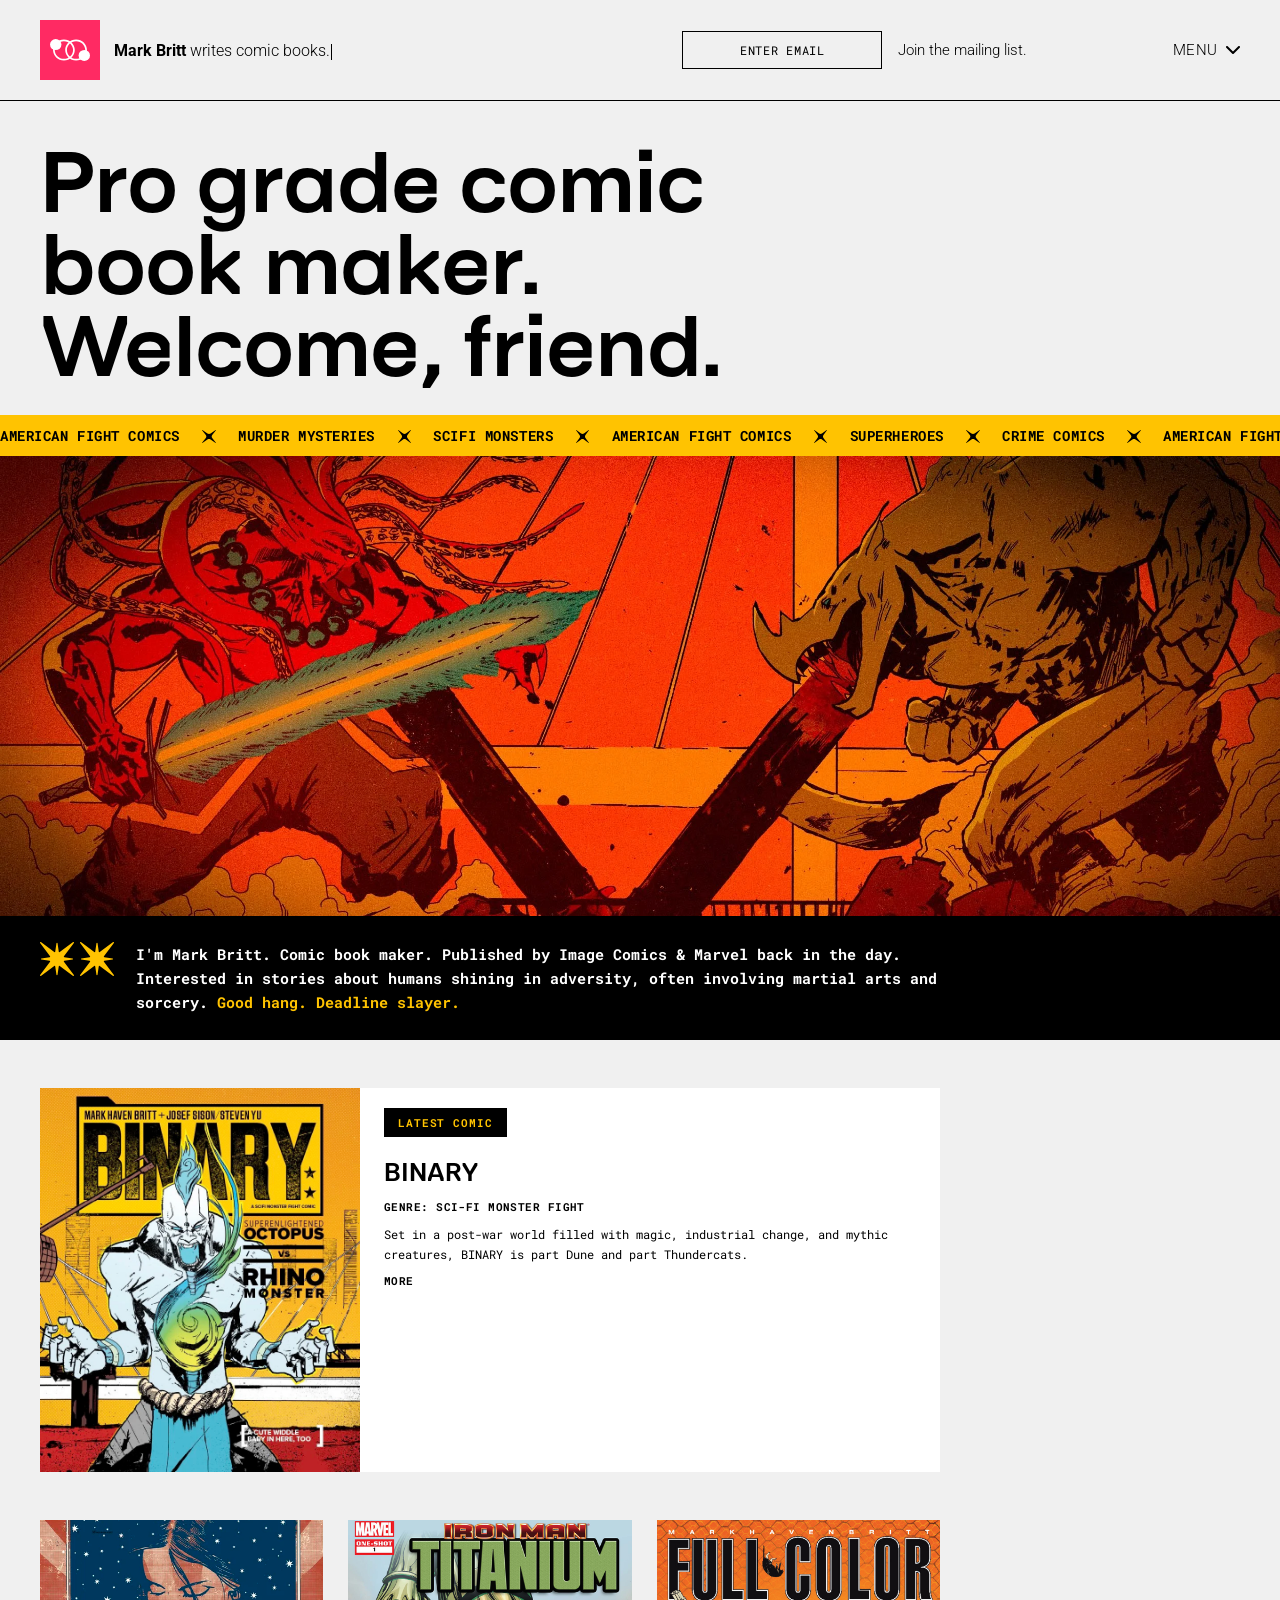
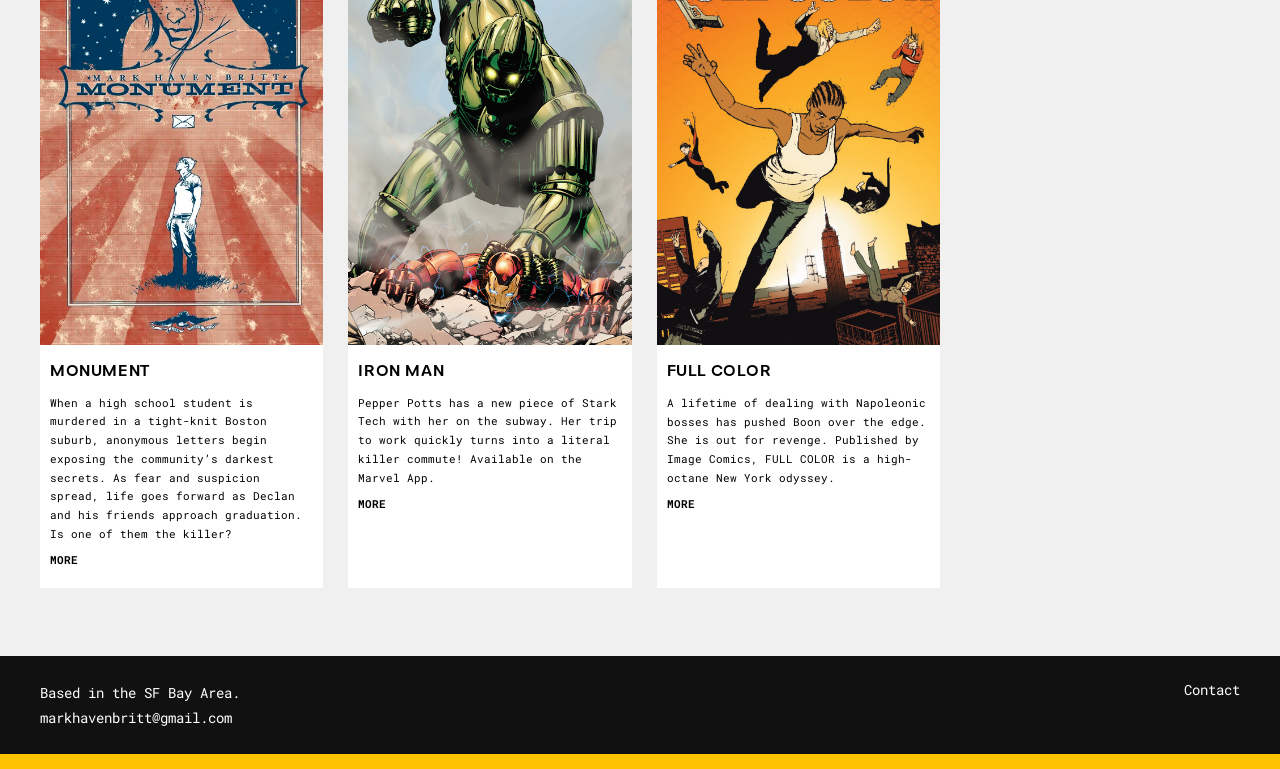
<file: index.html>
<!-- Mark Britt — comic book art site -->
<!DOCTYPE html>
<html lang="en">
<head>
    <!-- Google tag (gtag.js) -->
    <script async src="https://www.googletagmanager.com/gtag/js?id=G-1VC4P1QJFB"></script>
    <script>
        window.dataLayer = window.dataLayer || [];
        function gtag(){dataLayer.push(arguments);}
        gtag('js', new Date());
        gtag('config', 'G-1VC4P1QJFB');
    </script>
    <meta charset="UTF-8">
    <meta name="viewport" content="width=device-width, initial-scale=1.0">
    <title>MarkMakesComics</title>
    <meta property="og:title" content="Pro grade comic book maker.">
    <meta property="og:description" content="Pro grade comic book maker. Welcome, friend.">
    <meta property="og:type" content="website">
    <meta property="og:image" content="https://markmakescomics.com/og-image.png">
    <meta property="og:image:width" content="1200">
    <meta property="og:image:height" content="630">
    <meta name="twitter:card" content="summary_large_image">
    <meta name="twitter:image" content="https://markmakescomics.com/og-image.png">
    <link rel="icon" type="image/svg+xml" href="site-images/SVG/favicon.svg">
    <link rel="preconnect" href="https://fonts.googleapis.com">
    <link rel="preconnect" href="https://fonts.gstatic.com" crossorigin>
    <link href="https://fonts.googleapis.com/css2?family=Roboto:wght@300;400;500;600;700;900&family=Roboto+Mono:wght@400;700&display=swap" rel="stylesheet">
    <link rel="stylesheet" href="style.css">
    <style>
        :root {
            --yellow: #ffc301;
            --red: #ff2a63;
        }

        body { font-family: 'Roboto Mono', monospace; }

        .bleed { margin-left: -40px; margin-right: -40px; }

        /* ── Header ── */
        header {
            position: sticky;
            top: 0;
            z-index: 60;
            background: #f0f0f0;
            border-bottom: 1px solid #000;
            width: 100%;
            padding: 20px 40px;
            box-sizing: border-box;
        }

        .brand {
            display: flex;
            align-items: center;
            gap: 14px;
        }

        .brand .tagline {
            font-family: 'Roboto', sans-serif;
            font-size: 16px;
            font-weight: 300;
        }

        .brand .tagline strong { font-weight: 700; }

        .brand .tagline .typed { font-weight: 300; }

        /* Reserve the width of the longest phrase so the header doesn't shift
           while the text types/erases. */
        .brand .tagline .typed-wrap {
            position: relative;
            display: inline-block;
        }

        .brand .tagline .typed-sizer {
            visibility: hidden;
            white-space: nowrap;
        }

        .brand .tagline .typed-live {
            position: absolute;
            left: 0;
            top: 0;
            white-space: nowrap;
        }

        .brand .tagline .typed strong { font-weight: 700; }

        .brand .tagline .type-cursor {
            display: inline-block;
            width: 1px;
            height: 1em;
            margin-left: 1px;
            background: #000;
            vertical-align: text-bottom;
            animation: type-blink 1s step-end infinite;
        }

        @keyframes type-blink {
            0%, 100% { opacity: 1; }
            50%      { opacity: 0; }
        }

        @media (prefers-reduced-motion: reduce) {
            .brand .tagline .type-cursor { animation: none; }
        }

        .nav-right a {
            font-family: 'Roboto', sans-serif;
            font-weight: 300;
            font-size: 15px;
            text-decoration: none;
            color: #000;
        }

        .nav-right a:hover { text-decoration: underline; }

        /* ── Menu toggle + dropdown panel ── */
        .menu-toggle {
            display: flex;
            align-items: center;
            gap: 8px;
            background: none;
            border: none;
            padding: 0;
            font-family: 'Roboto', sans-serif;
            font-weight: 300;
            font-size: 15px;
            letter-spacing: 0.04em;
            text-transform: uppercase;
            color: #000;
            cursor: pointer;
        }

        .menu-toggle .menu-caret {
            color: #000;
            transition: transform 0.2s ease, color 0.2s ease;
        }

        .menu-toggle[aria-expanded="true"] .menu-caret {
            color: var(--red);
            transform: rotate(180deg);
        }

        .menu-panel {
            position: absolute;
            top: 100%;
            right: 40px;
            width: 320px;
            box-sizing: border-box;
            background: #f0f0f0;
            border: 1px solid #000;
            border-top: none;
            padding: 36px 32px;
            display: none;
            flex-direction: column;
            z-index: 59;
        }

        .menu-panel.open { display: flex; }

        .menu-panel a {
            font-family: 'Roboto', sans-serif;
            font-weight: 300;
            font-size: 20px;
            letter-spacing: 0.03em;
            text-transform: uppercase;
            color: #000;
            text-decoration: none;
            text-align: right;
            padding: 16px 0;
        }

        .menu-panel a:hover { text-decoration: underline; }

        /* ── Big Headline ── */
        .headline { padding: 40px 0 28px; }

        .headline h1 {
            font-family: 'Ark Sans', 'Roboto', sans-serif;
            font-size: 82px;
            font-weight: 500;
            line-height: 1.0;
            letter-spacing: -1px;
            max-width: 700px;
        }

        .headline h1 .accent { font-weight: 500; }

        /* ── Marquee Ticker ── */
        .ticker {
            background: var(--yellow);
            color: #000;
            overflow: hidden;
            white-space: nowrap;
        }

        .ticker__track {
            display: inline-block;
            padding: 9px 0;
            animation: ticker-scroll 28s linear infinite;
        }

        .ticker__track span {
            font-family: 'Roboto Mono', monospace;
            font-size: 14px;
            font-weight: 700;
            letter-spacing: 0.04em;
            text-transform: uppercase;
        }

        .ticker__track .x {
            display: inline-block;
            margin: 0 14px;
            vertical-align: middle;
        }

        .ticker__track .x img {
            width: 13.2px;
            height: 13.2px;
            display: inline-block;
        }

        @keyframes ticker-scroll {
            from { transform: translateX(0); }
            to   { transform: translateX(-50%); }
        }

        /* ── Hero Slideshow ── */
        .hero-img {
            position: relative;
            height: 460px;
            overflow: hidden;
            background: #1c1c1c;
        }

        .hero-img .slides {
            display: flex;
            height: 100%;
            width: 100%;
            transition: transform 0.85s cubic-bezier(0.76, 0, 0.24, 1);
        }

        .hero-img .slides img {
            flex: 0 0 100%;
            width: 100%;
            height: 100%;
            object-fit: cover;
            object-position: center 35%;
            display: block;
        }

        /* ── Black bio band ── */
        .band {
            background: #000;
            color: #fff;
            padding: 26px 40px;
        }

        .band__inner {
            display: flex;
            align-items: flex-start;
            gap: 22px;
            max-width: 900px;
        }

        .band .stars {
            display: flex;
            gap: 6px;
            flex-shrink: 0;
        }

        .band .stars img { width: 34px; height: 34px; }

        .band p {
            font-family: 'Roboto Mono', monospace;
            font-size: 15px;
            line-height: 1.6;
            font-weight: 700;
        }

        .band p .accent { color: var(--yellow); }

        /* ── Latest Comic ── */
        .latest-comic {
            display: block;
            max-width: 900px;
            margin: 48px 0 0;
            text-decoration: none;
            color: inherit;
        }

        .latest-comic__inner {
            display: flex;
            background: #fff;
            transition: opacity 0.15s;
        }

        .latest-comic:hover .latest-comic__inner {
            opacity: 0.85;
            cursor: pointer;
        }

        .latest-comic__cover {
            flex: 0 0 320px;
        }

        .latest-comic__cover img {
            width: 100%;
            height: 100%;
            object-fit: cover;
            display: block;
        }

        .latest-comic__content {
            padding: 20px 24px;
            display: flex;
            flex-direction: column;
        }

        .latest-comic__tag {
            align-self: flex-start;
            background: #000;
            color: var(--yellow);
            font-family: 'Roboto Mono', monospace;
            font-size: 11px;
            font-weight: 700;
            letter-spacing: 0.08em;
            text-transform: uppercase;
            padding: 7px 14px;
            margin-bottom: 20px;
        }

        .latest-comic__content h3 {
            font-family: 'Ark Sans', 'Roboto', sans-serif;
            font-size: 24px;
            font-weight: 500;
            margin-bottom: 12px;
        }

        .latest-comic__genre {
            font-family: 'Roboto Mono', monospace;
            font-size: 11px;
            font-weight: 700;
            letter-spacing: 0.04em;
            text-transform: uppercase;
            margin-bottom: 10px;
        }

        .latest-comic__desc {
            font-family: 'Roboto Mono', monospace;
            font-size: 12px;
            line-height: 1.7;
            margin-bottom: 8px;
        }

        .latest-comic__more {
            font-family: 'Roboto Mono', monospace;
            font-size: 11px;
            font-weight: 700;
            letter-spacing: 0.04em;
            text-transform: uppercase;
        }

        /* ── Portfolio Grid ── */
        .portfolio { padding: 48px 0; }

        .grid {
            display: grid;
            grid-template-columns: repeat(3, 1fr);
            grid-auto-rows: 1fr;
            gap: 20px 25px;
            max-width: 900px;
        }

        .card {
            background: #fff;
            display: flex;
            flex-direction: column;
            height: 100%;
            box-sizing: border-box;
            transition: opacity 0.15s;
        }

        a:has(.card) {
            display: block;
            height: 100%;
            text-decoration: none;
            color: inherit;
        }

        a:has(.card):hover .card {
            opacity: 0.8;
            cursor: pointer;
        }

        .card h3,
        .card p {
            padding-left: 10px;
            padding-right: 10px;
        }

        .card p:last-child { padding-bottom: 10px; }

        .card .color-bar {
            height: 18px;
            width: 100%;
            margin: 0 0 16px 0;
            background-size: cover;
            background-position: center;
        }

        .card__cover {
            width: 100%;
            aspect-ratio: 2 / 3;
            overflow: hidden;
            margin-bottom: 16px;
        }

        .card__cover img {
            width: 100%;
            height: 100%;
            object-fit: cover;
            object-position: center;
            display: block;
        }

        .card h3 {
            font-family: 'Ark Sans', 'Roboto', sans-serif;
            font-size: 15px;
            font-weight: 500;
            letter-spacing: 0.04em;
            margin-bottom: 14px;
        }

        .card p {
            font-family: 'Roboto Mono', monospace;
            font-size: 11px;
            line-height: 1.7;
            margin-bottom: 8px;
        }

        .card p strong { font-weight: 700; }

        /* ── Footer ── */
        .footer-row {
            display: flex;
            justify-content: space-between;
            align-items: flex-start;
            gap: 24px;
        }

        .footer-links {
            display: flex;
            flex-direction: column;
            align-items: flex-end;
            text-align: right;
            gap: 6px;
        }

        .footer-links a {
            font-family: 'Roboto Mono', monospace;
            font-size: 14px;
            color: #fff;
            text-decoration: none;
        }

        .footer-links a:hover { text-decoration: underline; }

        /* ── Mobile ── */
        @media (max-width: 768px) {
            .frame { padding: 0 20px; }
            .bleed { margin-left: -20px; margin-right: -20px; }

            header {
                flex-wrap: wrap;
                column-gap: 14px;
                row-gap: 16px;
                justify-content: space-between;
                align-items: center;
                padding: 16px 20px 0;
            }
            .brand { order: 1; }
            .nav-right { order: 2; }
            .brand .tagline { display: none; }

            .headline h1 { font-size: 40px; }

            .hero-img { height: 300px; }

            .menu-panel { right: 20px; width: auto; left: 20px; padding: 28px 24px; }
            .menu-panel a { font-size: 18px; padding: 14px 0; }

            .latest-comic { max-width: 100%; }
            .latest-comic__inner { flex-direction: column; }
            .latest-comic__cover { flex-basis: auto; height: 220px; }

            .band { padding: 20px; }
            .band__inner { flex-direction: column; align-items: flex-start; gap: 14px; max-width: 100%; }

            .grid {
                grid-template-columns: repeat(2, 1fr);
                gap: 24px 16px;
            }
            .card h3 { font-size: 13px; }
            .card p { font-size: 10px; }
            footer { padding: 16px 20px 0; }

            .ticker__track span { font-size: 11px; }
            .ticker__track .x { margin: 0 10px; }
            .ticker__track .x img { width: 9px; height: 9px; }
        }
        /* Mailing list — inline in header (desktop); own row on phone */
        .header-signup {
            display: flex;
            align-items: center;
        }

        .header-signup__controls {
            display: flex;
            align-items: center;
            gap: 16px;
        }

        .header-signup__field {
            width: 200px;
            box-sizing: border-box;
            border: 1px solid #000;
            background: transparent;
            padding: 10px 14px;
            font-family: 'Roboto Mono', monospace;
            font-size: 12px;
            letter-spacing: 0.06em;
            text-transform: uppercase;
            text-align: center;
            color: #000;
        }

        .header-signup__field::placeholder { color: #000; opacity: 1; }

        .header-signup__field:focus {
            outline: 2px solid var(--yellow);
            outline-offset: -1px;
        }

        .header-signup__submit {
            background: none;
            border: none;
            padding: 0;
            font-family: 'Roboto', sans-serif;
            font-weight: 300;
            font-size: 15px;
            color: #000;
            cursor: pointer;
            white-space: nowrap;
        }

        .header-signup__submit:hover { text-decoration: underline; }

        .header-signup__submit:disabled { opacity: 0.6; cursor: default; }

        .header-signup__status {
            display: none;
            font-family: 'Roboto Mono', monospace;
            font-size: 12px;
            letter-spacing: 0.06em;
            text-transform: uppercase;
            background: #000;
            color: var(--yellow);
            padding: 10px 16px;
            white-space: nowrap;
        }

        .header-signup__status.visible { display: inline-block; }

        @media (max-width: 768px) {
            .header-signup {
                order: 3;
                width: calc(100% + 40px);
                margin: 0 -20px;
                padding: 16px 20px;
                border-top: 1px solid #000;
                box-sizing: border-box;
            }

            .header-signup__controls {
                width: 100%;
                gap: 12px;
            }

            .header-signup__field {
                flex: 1;
                width: auto;
                min-width: 0;
                text-align: left;
            }
        }
    </style>
</head>
<body>

    <!-- Header: brand + typewriter on the left, contact on the right -->
    <header>
        <div class="brand">
            <a href="index.html" class="logo-link" aria-label="Home">
                <div class="logo">
                    <img src="site-images/SVG/logo.svg" alt="Mark Britt">
                </div>
            </a>
            <span class="tagline"><strong>Mark Britt</strong> <span class="typed-wrap"><span class="typed-sizer" aria-hidden="true">was raised Irish Catholic but is now mostly witch.</span><span class="typed-live"><span class="typed" id="typedRole"></span><span class="type-cursor" aria-hidden="true"></span></span></span></span>
        </div>
        <form class="header-signup" id="mailingListForm" method="POST" action="https://fca71fe8.sibforms.com/serve/[base64]" target="brevoHiddenFrame">
            <span class="header-signup__controls">
                <input type="email" name="EMAIL" class="header-signup__field" placeholder="ENTER EMAIL" aria-label="Enter email" autocomplete="email" required>
                <input type="text" name="email_address_check" value="" style="display:none" tabindex="-1" autocomplete="off">
                <input type="hidden" name="locale" value="en">
                <input type="hidden" name="html_type" value="simple">
                <button type="submit" class="header-signup__submit">Join the mailing list.</button>
            </span>
            <span class="header-signup__status" id="mailingListStatus">Signed Up &mdash; Check Email</span>
        </form>
        <iframe name="brevoHiddenFrame" style="display:none" aria-hidden="true" tabindex="-1" title="Brevo form submission target"></iframe>
        <div class="nav-right">
            <button class="menu-toggle" id="menuToggle" type="button" aria-expanded="false" aria-controls="menuPanel">
                MENU
                <svg class="menu-caret" width="14" height="9" viewBox="0 0 14 9" fill="none" aria-hidden="true">
                    <path d="M1 1L7 7L13 1" stroke="currentColor" stroke-width="2" stroke-linecap="round" stroke-linejoin="round"/>
                </svg>
            </button>
        </div>
        <nav class="menu-panel" id="menuPanel">
            <a href="index.html#comics">COMICS</a>
            <a href="about.html">ABOUT</a>
            <a href="store.html">STORE</a>
            <a href="contact.html">CONTACT</a>
            <a href="mailing-list.html">MAILING LIST</a>
            <a href="foreditors.html">FOR EDITORS</a>
            <a href="index.html">HOME</a>
        </nav>
    </header>

    <div class="frame">
        <!-- Big Headline -->
        <section class="headline">
            <h1 class="slide-in">Pro grade comic book maker. <span class="accent">Welcome, friend.</span></h1>
        </section>
    </div><!-- end .frame -->

    <!-- Marquee Ticker (full bleed) -->
    <div class="ticker">
        <div class="ticker__track">
            <span>AMERICAN FIGHT COMICS <span class="x"><img src="site-images/SVG/smallstar.svg" alt=""></span> MURDER MYSTERIES <span class="x"><img src="site-images/SVG/smallstar.svg" alt=""></span> SCIFI MONSTERS <span class="x"><img src="site-images/SVG/smallstar.svg" alt=""></span> AMERICAN FIGHT COMICS <span class="x"><img src="site-images/SVG/smallstar.svg" alt=""></span> SUPERHEROES <span class="x"><img src="site-images/SVG/smallstar.svg" alt=""></span> CRIME COMICS <span class="x"><img src="site-images/SVG/smallstar.svg" alt=""></span> AMERICAN FIGHT COMICS <span class="x"><img src="site-images/SVG/smallstar.svg" alt=""></span> MURDER MYSTERIES <span class="x"><img src="site-images/SVG/smallstar.svg" alt=""></span> SCIFI MONSTERS <span class="x"><img src="site-images/SVG/smallstar.svg" alt=""></span> AMERICAN FIGHT COMICS <span class="x"><img src="site-images/SVG/smallstar.svg" alt=""></span> SUPERHEROES <span class="x"><img src="site-images/SVG/smallstar.svg" alt=""></span> CRIME COMICS <span class="x"><img src="site-images/SVG/smallstar.svg" alt=""></span> </span><span>AMERICAN FIGHT COMICS <span class="x"><img src="site-images/SVG/smallstar.svg" alt=""></span> MURDER MYSTERIES <span class="x"><img src="site-images/SVG/smallstar.svg" alt=""></span> SCIFI MONSTERS <span class="x"><img src="site-images/SVG/smallstar.svg" alt=""></span> AMERICAN FIGHT COMICS <span class="x"><img src="site-images/SVG/smallstar.svg" alt=""></span> SUPERHEROES <span class="x"><img src="site-images/SVG/smallstar.svg" alt=""></span> CRIME COMICS <span class="x"><img src="site-images/SVG/smallstar.svg" alt=""></span> AMERICAN FIGHT COMICS <span class="x"><img src="site-images/SVG/smallstar.svg" alt=""></span> MURDER MYSTERIES <span class="x"><img src="site-images/SVG/smallstar.svg" alt=""></span> SCIFI MONSTERS <span class="x"><img src="site-images/SVG/smallstar.svg" alt=""></span> AMERICAN FIGHT COMICS <span class="x"><img src="site-images/SVG/smallstar.svg" alt=""></span> SUPERHEROES <span class="x"><img src="site-images/SVG/smallstar.svg" alt=""></span> CRIME COMICS <span class="x"><img src="site-images/SVG/smallstar.svg" alt=""></span> </span>
        </div>
    </div>

    <!-- Hero Slideshow -->
    <div class="hero-img">
        <div class="slides" id="heroSlides">
            <img src="hero_binary.webp" alt="Binary">
            <img src="hero_fullcolor.webp" alt="Full Color">
            <img src="hero_ironman.webp" alt="Iron Man" style="object-position: center bottom;">
            <img src="hero_monument.webp" alt="Monument" style="object-position: center top;">
            <!-- clone of first for seamless loop -->
            <img src="hero_binary.webp" alt="" aria-hidden="true">
        </div>
    </div>

    <!-- Black bio band (full bleed) -->
    <div class="band">
        <div class="band__inner">
            <div class="stars">
                <img src="site-images/SVG/star-yellow.svg" alt="">
                <img src="site-images/SVG/star-yellow.svg" alt="">
            </div>
            <p>I'm Mark Britt. Comic book maker. Published by Image Comics &amp; Marvel back in the day. Interested in stories about humans shining in adversity, often involving martial arts and sorcery. <span class="accent">Good hang. Deadline slayer.</span></p>
        </div>
    </div>

    <div class="frame" id="comics" style="scroll-margin-top: 100px;">
        <!-- Latest Comic -->
        <a class="latest-comic" href="binary.html">
            <div class="latest-comic__inner">
                <div class="latest-comic__cover">
                    <img src="binary01_cover.webp" alt="Binary">
                </div>
                <div class="latest-comic__content">
                    <span class="latest-comic__tag">Latest Comic</span>
                    <h3>BINARY</h3>
                    <p class="latest-comic__genre"><strong>GENRE:</strong> Sci-Fi Monster Fight</p>
                    <p class="latest-comic__desc">Set in a post-war world filled with magic, industrial change, and mythic creatures, BINARY is part Dune and part Thundercats.</p>
                    <p class="latest-comic__more"><strong>MORE</strong></p>
                </div>
            </div>
        </a>

        <!-- Book Grid -->
        <section class="portfolio">
            <div class="grid">

                <a href="monument.html">
                <div class="card">
                    <div class="card__cover"><img src="site-images/COVERS/monument_01_cover.webp" alt="Monument"></div>
                    <h3>MONUMENT</h3>
                    <p>When a high school student is murdered in a tight-knit Boston suburb, anonymous letters begin exposing the community’s darkest secrets. As fear and suspicion spread, life goes forward as Declan and his friends approach graduation. Is one of them the killer?</p>
                    <p><strong>MORE</strong></p>
                </div>
                </a>

                <a href="ironman.html">
                <div class="card">
                    <div class="card__cover"><img src="site-images/COVERS/ironman__cover.webp" alt="Iron Man"></div>
                    <h3>IRON MAN</h3>
                    <p>Pepper Potts has a new piece of Stark Tech with her on the subway. Her trip to work quickly turns into a literal killer commute! Available on the Marvel App.</p>
                    <p><strong>MORE</strong></p>
                </div>
                </a>

                <a href="fullcolor.html">
                <div class="card">
                    <div class="card__cover"><img src="site-images/COVERS/fullcolor_cover.jpg" alt="Full Color"></div>
                    <h3>FULL COLOR</h3>
                    <p>A lifetime of dealing with Napoleonic bosses has pushed Boon over the edge. She is out for revenge. Published by Image Comics, FULL COLOR is a high-octane New York odyssey.</p>
                    <p><strong>MORE</strong></p>
                </div>
                </a>

            </div>
        </section>
    </div><!-- end .frame -->

    <!-- Footer -->
    <footer>
        <div class="footer-row">
            <p>
                Based in the SF Bay Area.<br>
                <a href="contact.html">markhavenbritt@gmail.com</a>
            </p>
            <nav class="footer-links">
                <a href="contact.html">Contact</a>
            </nav>
        </div>
        <div class="base-bar"></div>
    </footer>

    <!-- Tagline typewriter: cycle full "Mark Britt is…" sentences -->
    <script>
        (function () {
            const el = document.getElementById('typedRole');
            if (!el) return;

            const phrases = [
                'writes comic books.',
                "thinks you're doing great.",
                'draws rad comics.',
                'makes narrative art.',
                'is gonna win the whole damn thing.',
                'likes Larry Stroman art.',
                'is a sober single dad.',
                'was raised Irish Catholic but is now mostly witch.'
            ];

            const TYPE_SPEED   = 55;
            const ERASE_SPEED  = 30;
            const HOLD_FULL    = 1900;
            const HOLD_EMPTY   = 350;

            let p = 0, c = 0, erasing = false;

            function tick() {
                const phrase = phrases[p];
                if (!erasing) {
                    c++;
                    el.textContent = phrase.slice(0, c);
                    if (c === phrase.length) { erasing = true; return setTimeout(tick, HOLD_FULL); }
                    return setTimeout(tick, TYPE_SPEED);
                } else {
                    c--;
                    el.textContent = phrase.slice(0, c);
                    if (c === 0) { erasing = false; p = (p + 1) % phrases.length; return setTimeout(tick, HOLD_EMPTY); }
                    return setTimeout(tick, ERASE_SPEED);
                }
            }
            tick();
        })();
    </script>

    <!-- Hero slideshow: hold, then slide left to the next image -->
    <script>
        (function () {
            const track = document.getElementById('heroSlides');
            if (!track) return;
            const total = track.querySelectorAll('img').length; // includes clone of first
            const realCount = total - 1;
            const HOLD = 3000;
            let i = 0;

            function advance() {
                i++;
                track.style.transition = 'transform 0.85s cubic-bezier(0.76, 0, 0.24, 1)';
                track.style.transform = 'translateX(' + (-i * 100) + '%)';
                if (i === realCount) {
                    setTimeout(function () {
                        track.style.transition = 'none';
                        i = 0;
                        track.style.transform = 'translateX(0)';
                    }, 900);
                }
            }
            setInterval(advance, HOLD);
        })();
    </script>

    <!-- Menu toggle -->
    <script>
        (function () {
            const btn = document.getElementById('menuToggle');
            const panel = document.getElementById('menuPanel');
            if (!btn || !panel) return;

            function closeMenu() {
                btn.setAttribute('aria-expanded', 'false');
                panel.classList.remove('open');
            }
            function openMenu() {
                btn.setAttribute('aria-expanded', 'true');
                panel.classList.add('open');
            }

            btn.addEventListener('click', function (e) {
                e.stopPropagation();
                const isOpen = btn.getAttribute('aria-expanded') === 'true';
                isOpen ? closeMenu() : openMenu();
            });
            document.addEventListener('click', function (e) {
                if (!panel.contains(e.target) && e.target !== btn) closeMenu();
            });
            document.addEventListener('keydown', function (e) {
                if (e.key === 'Escape') closeMenu();
            });
        })();
    </script>

    <!-- Reveal headline on load -->
    <script>
        window.addEventListener('DOMContentLoaded', function () {
            document.querySelectorAll('.slide-in').forEach(function (el) {
                requestAnimationFrame(function () { el.classList.add('visible'); });
            });
        });
    </script>

    <!-- Header mailing list module: fake-submit, show a persistent signed-up indicator -->
    <script>
        (function () {
            var form = document.getElementById('mailingListForm');
            var status = document.getElementById('mailingListStatus');
            if (!form || !status) return;
            var controls = form.querySelector('.header-signup__controls');
            var submitBtn = form.querySelector('.header-signup__submit');

            form.addEventListener('submit', function () {
                submitBtn.disabled = true;
                submitBtn.textContent = 'Joining...';

                setTimeout(function () {
                    controls.style.display = 'none';
                    status.className = 'header-signup__status visible';
                }, 600);
            });
        })();
    </script>

</body>
</html>
</file>
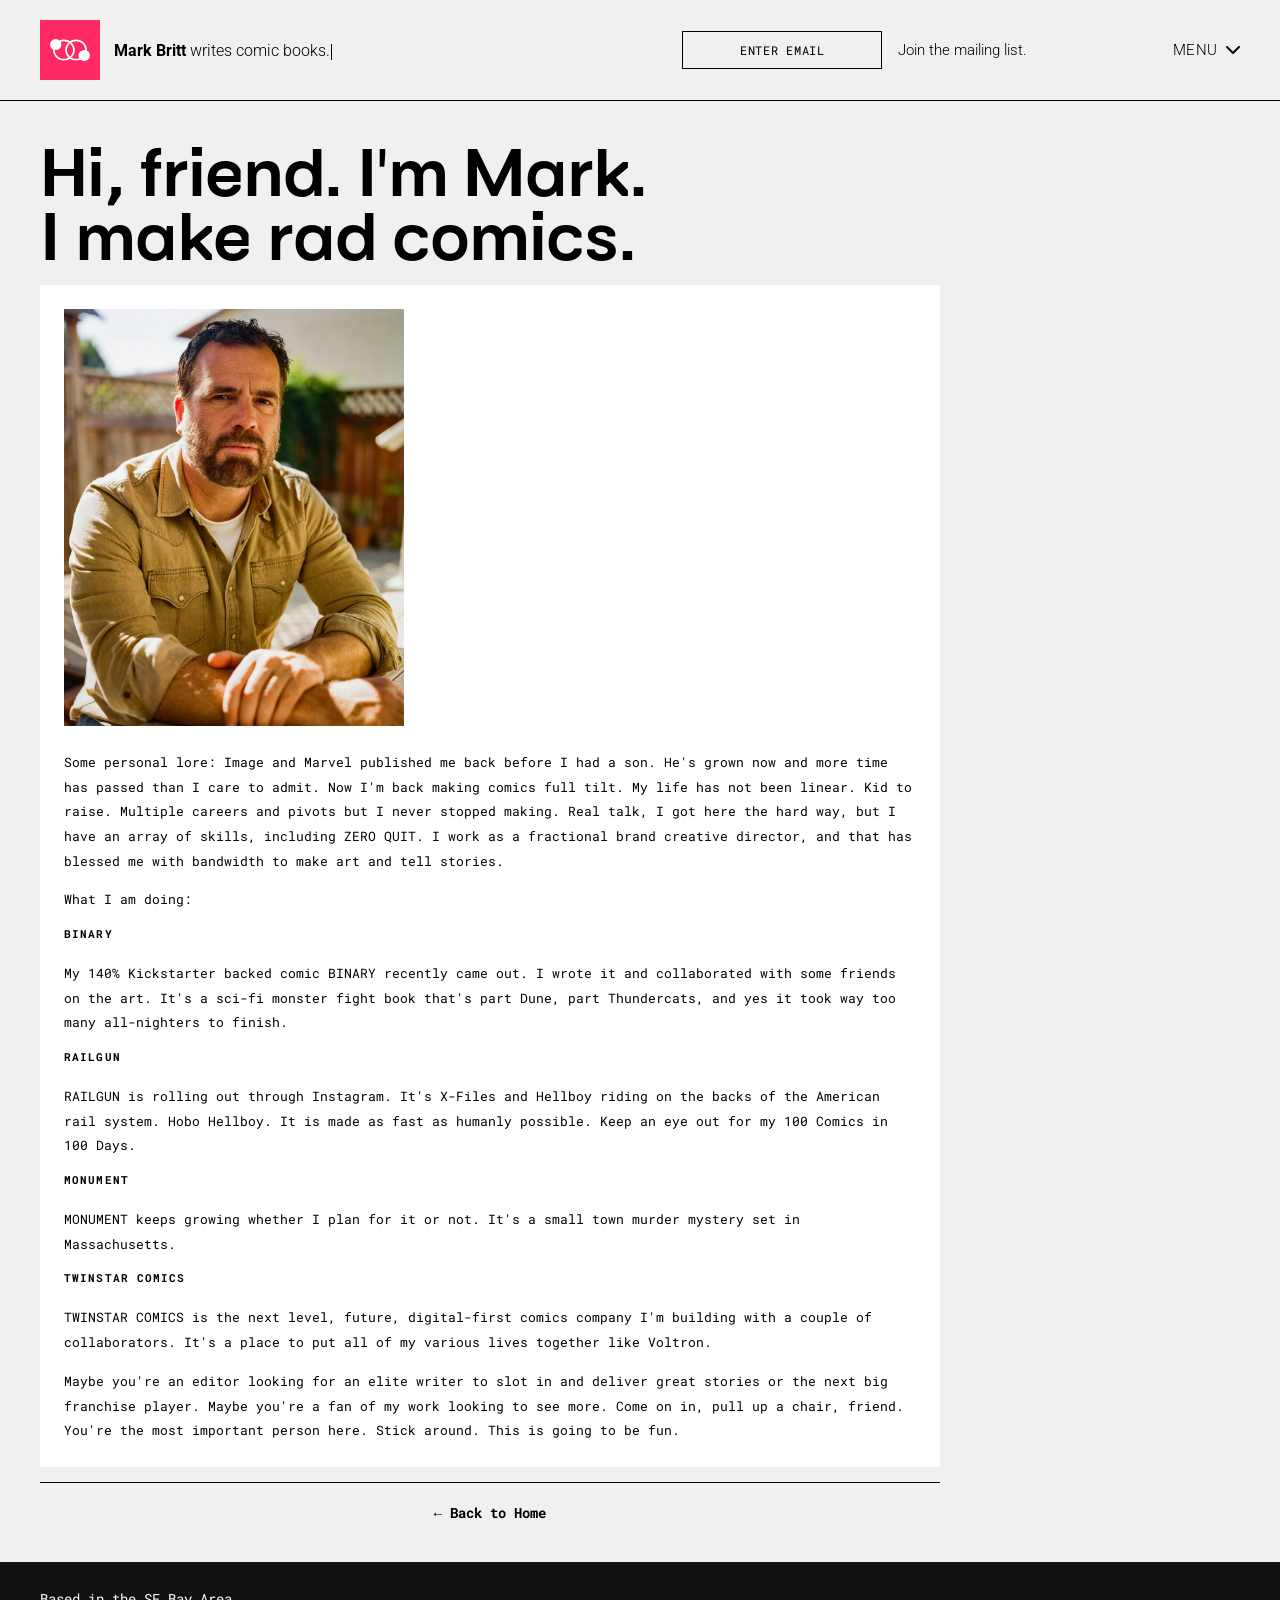
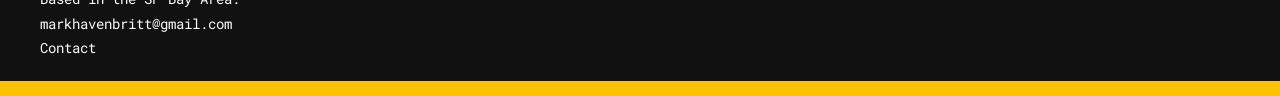
<file: about.html>
<!-- Mark Britt — comic book art site -->
<!DOCTYPE html>
<html lang="en">
<head>
    <!-- Google tag (gtag.js) -->
    <script async src="https://www.googletagmanager.com/gtag/js?id=G-1VC4P1QJFB"></script>
    <script>
        window.dataLayer = window.dataLayer || [];
        function gtag(){dataLayer.push(arguments);}
        gtag('js', new Date());
        gtag('config', 'G-1VC4P1QJFB');
    </script>
    <meta charset="UTF-8">
    <meta name="viewport" content="width=device-width, initial-scale=1.0">
    <title>About — MarkMakesComics</title>
    <meta property="og:title" content="About — Mark Britt Comics">
    <meta property="og:description" content="Mark Britt on the long way back to making comics, and what he's working on right now.">
    <meta property="og:type" content="website">
    <meta property="og:image" content="https://markmakescomics.com/og-image.png">
    <meta property="og:image:width" content="1200">
    <meta property="og:image:height" content="630">
    <meta name="twitter:card" content="summary_large_image">
    <meta name="twitter:image" content="https://markmakescomics.com/og-image.png">
    <link rel="icon" type="image/svg+xml" href="site-images/SVG/favicon.svg">
    <link rel="preconnect" href="https://fonts.googleapis.com">
    <link rel="preconnect" href="https://fonts.gstatic.com" crossorigin>
    <link href="https://fonts.googleapis.com/css2?family=Roboto:wght@300;400;500;600;700;900&family=Roboto+Mono:wght@400;700&display=swap" rel="stylesheet">
    <link rel="stylesheet" href="style.css">
    <style>
        :root {
            --yellow: #ffc301;
            --red: #ff2a63;
        }

        body { font-family: 'Roboto Mono', monospace; }

        header {
            position: sticky;
            top: 0;
            z-index: 60;
            background: #f0f0f0;
            border-bottom: 1px solid #000;
            width: 100%;
            padding: 20px 40px;
            box-sizing: border-box;
        }

        .brand {
            display: flex;
            align-items: center;
            gap: 14px;
        }

        .brand .tagline {
            font-family: 'Roboto', sans-serif;
            font-size: 16px;
            font-weight: 300;
        }

        .brand .tagline strong { font-weight: 700; }

        .brand .tagline .typed { font-weight: 300; }

        /* Reserve the width of the longest phrase so the header doesn't shift
           while the text types/erases. */
        .brand .tagline .typed-wrap {
            position: relative;
            display: inline-block;
        }

        .brand .tagline .typed-sizer {
            visibility: hidden;
            white-space: nowrap;
        }

        .brand .tagline .typed-live {
            position: absolute;
            left: 0;
            top: 0;
            white-space: nowrap;
        }

        .brand .tagline .typed strong { font-weight: 700; }

        .brand .tagline .type-cursor {
            display: inline-block;
            width: 1px;
            height: 1em;
            margin-left: 1px;
            background: #000;
            vertical-align: text-bottom;
            animation: type-blink 1s step-end infinite;
        }

        @keyframes type-blink {
            0%, 100% { opacity: 1; }
            50%      { opacity: 0; }
        }

        @media (prefers-reduced-motion: reduce) {
            .brand .tagline .type-cursor { animation: none; }
        }

        .nav-right a {
            font-family: 'Roboto', sans-serif;
            font-weight: 300;
            font-size: 15px;
            text-decoration: none;
            color: #000;
        }

        .nav-right a:hover { text-decoration: underline; }

        .menu-toggle {
            display: flex;
            align-items: center;
            gap: 8px;
            background: none;
            border: none;
            padding: 0;
            font-family: 'Roboto', sans-serif;
            font-weight: 300;
            font-size: 15px;
            letter-spacing: 0.04em;
            text-transform: uppercase;
            color: #000;
            cursor: pointer;
        }

        .menu-toggle .menu-caret {
            color: #000;
            transition: transform 0.2s ease, color 0.2s ease;
        }

        .menu-toggle[aria-expanded="true"] .menu-caret {
            color: var(--red);
            transform: rotate(180deg);
        }

        .menu-panel {
            position: absolute;
            top: 100%;
            right: 40px;
            width: 320px;
            box-sizing: border-box;
            background: #f0f0f0;
            border: 1px solid #000;
            border-top: none;
            padding: 36px 32px;
            display: none;
            flex-direction: column;
            z-index: 59;
        }

        .menu-panel.open { display: flex; }

        .menu-panel a {
            font-family: 'Roboto', sans-serif;
            font-weight: 300;
            font-size: 20px;
            letter-spacing: 0.03em;
            text-transform: uppercase;
            color: #000;
            text-decoration: none;
            text-align: right;
            padding: 16px 0;
        }

        .menu-panel a:hover { text-decoration: underline; }

        /* ── Contact form ── */
        .form-box { max-width: 520px; }

        .form-row {
            display: flex;
            gap: 16px;
        }

        .form-row .form-field { flex: 1; }

        .form-field { margin-bottom: 22px; }

        .form-field:last-of-type { margin-bottom: 28px; }

        .form-field label {
            display: block;
            font-family: 'Roboto Mono', monospace;
            font-size: 11px;
            font-weight: 700;
            letter-spacing: 0.08em;
            text-transform: uppercase;
            margin-bottom: 8px;
        }

        .form-field input,
        .form-field textarea {
            width: 100%;
            box-sizing: border-box;
            border: 1px solid #000;
            background: #f0f0f0;
            padding: 12px 14px;
            font-family: 'Roboto Mono', monospace;
            font-size: 14px;
            color: #000;
        }

        .form-field input:focus,
        .form-field textarea:focus {
            outline: 2px solid var(--yellow);
            outline-offset: -1px;
        }

        .form-field textarea {
            resize: vertical;
            min-height: 140px;
        }

        .form-submit {
            display: inline-block;
            background: #000;
            color: var(--yellow);
            font-family: 'Roboto Mono', monospace;
            font-size: 13px;
            font-weight: 700;
            letter-spacing: 0.08em;
            text-transform: uppercase;
            padding: 14px 28px;
            border: none;
            cursor: pointer;
        }

        .form-submit:hover { background: var(--red); color: #fff; }

        .form-submit:disabled { opacity: 0.6; cursor: default; }

        .form-status {
            display: none;
            margin-top: 18px;
            padding: 14px 16px;
            font-family: 'Roboto Mono', monospace;
            font-size: 13px;
            border: 1px solid #000;
        }

        .form-status.visible { display: block; }

        .form-status.success { background: var(--yellow); }

        .form-status.error { background: var(--red); color: #fff; border-color: var(--red); }

        @media (max-width: 768px) {
            .frame { padding: 0 20px; }

            header {
                flex-wrap: nowrap;
                gap: 14px;
                justify-content: space-between;
                align-items: center;
                padding: 14px 20px;
            }
            .brand .tagline { display: none; }

            .menu-panel { right: 20px; width: auto; left: 20px; padding: 28px 24px; }
            .menu-panel a { font-size: 18px; padding: 14px 0; }

            .form-row { flex-direction: column; gap: 0; }

            footer { padding: 16px 20px 0; }
        }
        /* Mailing list — header module */
        .header-signup {
            display: flex;
            align-items: center;
        }

        .header-signup__controls {
            display: flex;
            align-items: center;
            gap: 16px;
        }

        .header-signup__field {
            width: 200px;
            box-sizing: border-box;
            border: 1px solid #000;
            background: transparent;
            padding: 10px 14px;
            font-family: 'Roboto Mono', monospace;
            font-size: 12px;
            letter-spacing: 0.06em;
            text-transform: uppercase;
            text-align: center;
            color: #000;
        }

        .header-signup__field::placeholder { color: #000; opacity: 1; }

        .header-signup__field:focus {
            outline: 2px solid var(--yellow);
            outline-offset: -1px;
        }

        .header-signup__submit {
            background: none;
            border: none;
            padding: 0;
            font-family: 'Roboto', sans-serif;
            font-weight: 300;
            font-size: 15px;
            color: #000;
            cursor: pointer;
            white-space: nowrap;
        }

        .header-signup__submit:hover { text-decoration: underline; }

        .header-signup__submit:disabled { opacity: 0.6; cursor: default; }

        .header-signup__status {
            display: none;
            font-family: 'Roboto Mono', monospace;
            font-size: 12px;
            letter-spacing: 0.06em;
            text-transform: uppercase;
            background: #000;
            color: var(--yellow);
            padding: 10px 16px;
            white-space: nowrap;
        }

        .header-signup__status.visible { display: inline-block; }

        @media (max-width: 768px) {
            .header-signup {
                width: calc(100% + 40px);
                margin: 12px -20px 0;
                padding: 14px 20px;
                background: #000;
                box-sizing: border-box;
            }

            .header-signup__controls {
                width: 100%;
                gap: 10px;
            }

            .header-signup__field {
                flex: 1;
                width: auto;
                min-width: 0;
                border: none;
                background: #fff;
                padding: 14px;
                font-size: 13px;
            }

            .header-signup__submit {
                flex-shrink: 0;
                background: var(--yellow);
                color: #000;
                font-family: 'Roboto Mono', monospace;
                font-weight: 700;
                font-size: 12px;
                letter-spacing: 0.04em;
                text-transform: uppercase;
                padding: 14px 18px;
            }

            .header-signup__submit:hover { text-decoration: none; opacity: 0.85; }

            .header-signup__status {
                width: 100%;
                text-align: center;
                box-sizing: border-box;
            }
        }

        .about-photo {
            display: block;
            width: 100%;
            max-width: 340px;
            margin: 0 0 24px;
        }

        /* This page's text column runs full width of the box, so the
           right-hand gutter matches the left (24px box padding on both). */
        .preview-box p {
            max-width: none;
        }
    </style>
</head>
<body>

    <header>
        <div class="brand">
            <a href="index.html" class="logo-link" aria-label="Home">
                <div class="logo">
                    <img src="site-images/SVG/logo.svg" alt="Mark Britt">
                </div>
            </a>
            <span class="tagline"><strong>Mark Britt</strong> <span class="typed-wrap"><span class="typed-sizer" aria-hidden="true">was raised Irish Catholic but is now mostly witch.</span><span class="typed-live"><span class="typed" id="typedRole"></span><span class="type-cursor" aria-hidden="true"></span></span></span></span>
        </div>
        <form class="header-signup" id="mailingListForm" method="POST" action="https://fca71fe8.sibforms.com/serve/[base64]" target="brevoHiddenFrame">
            <span class="header-signup__controls">
                <input type="email" name="EMAIL" class="header-signup__field" placeholder="ENTER EMAIL" aria-label="Enter email" autocomplete="email" required>
                <input type="text" name="email_address_check" value="" style="display:none" tabindex="-1" autocomplete="off">
                <input type="hidden" name="locale" value="en">
                <input type="hidden" name="html_type" value="simple">
                <button type="submit" class="header-signup__submit">Join the mailing list.</button>
            </span>
            <span class="header-signup__status" id="mailingListStatus">Signed Up &mdash; Check Email</span>
        </form>
        <iframe name="brevoHiddenFrame" style="display:none" aria-hidden="true" tabindex="-1" title="Brevo form submission target"></iframe>
        <div class="nav-right">
            <button class="menu-toggle" id="menuToggle" type="button" aria-expanded="false" aria-controls="menuPanel">
                MENU
                <svg class="menu-caret" width="14" height="9" viewBox="0 0 14 9" fill="none" aria-hidden="true">
                    <path d="M1 1L7 7L13 1" stroke="currentColor" stroke-width="2" stroke-linecap="round" stroke-linejoin="round"/>
                </svg>
            </button>
        </div>
        <nav class="menu-panel" id="menuPanel">
            <a href="index.html#comics">COMICS</a>
            <a href="about.html">ABOUT</a>
            <a href="store.html">STORE</a>
            <a href="contact.html">CONTACT</a>
            <a href="mailing-list.html">MAILING LIST</a>
            <a href="foreditors.html">FOR EDITORS</a>
            <a href="index.html">HOME</a>
        </nav>
    </header>

    <div class="frame">

        <!-- Title -->
        <section class="preview-hero">
            <h1 class="slide-in">Hi, friend. I'm Mark.<br>I make rad comics.</h1>
        </section>

        <!-- Bio + current work, one block -->
        <div class="preview-box">
            <img class="about-photo" src="aboutpic.webp" alt="Mark Britt">
            <p>Some personal lore: Image and Marvel published me back before I had a son. He's grown now and more time has passed than I care to admit. Now I'm back making comics full tilt. My life has not been linear. Kid to raise. Multiple careers and pivots but I never stopped making. Real talk, I got here the hard way, but I have an array of skills, including ZERO QUIT. I work as a fractional brand creative director, and that has blessed me with bandwidth to make art and tell stories.</p>
            <p>What I am doing:</p>
            <h2>Binary</h2>
            <p>My 140% Kickstarter backed comic BINARY recently came out. I wrote it and collaborated with some friends on the art. It's a sci-fi monster fight book that's part Dune, part Thundercats, and yes it took way too many all-nighters to finish.</p>
            <h2>Railgun</h2>
            <p>RAILGUN is rolling out through Instagram. It's X-Files and Hellboy riding on the backs of the American rail system. Hobo Hellboy. It is made as fast as humanly possible. Keep an eye out for my 100 Comics in 100 Days.</p>
            <h2>Monument</h2>
            <p>MONUMENT keeps growing whether I plan for it or not. It's a small town murder mystery set in Massachusetts.</p>
            <h2>Twinstar Comics</h2>
            <p>TWINSTAR COMICS is the next level, future, digital-first comics company I'm building with a couple of collaborators. It's a place to put all of my various lives together like Voltron.</p>
            <p style="margin-bottom: 0;">Maybe you're an editor looking for an elite writer to slot in and deliver great stories or the next big franchise player. Maybe you're a fan of my work looking to see more. Come on in, pull up a chair, friend. You're the most important person here. Stick around. This is going to be fun.</p>
        </div>

        <!-- Back to home -->
        <nav class="preview-nav">
            <a href="index.html">&larr; Back to Home</a>
        </nav>

    </div><!-- end .frame -->

    <!-- Footer -->
    <footer>
        <div class="footer-row">
            <p>
                Based in the SF Bay Area.<br>
                <a href="contact.html">markhavenbritt@gmail.com</a>
            </p>
            <nav class="footer-links">
                <a href="contact.html">Contact</a>
            </nav>
        </div>
        <div class="base-bar"></div>
    </footer>

    <script>
        (function () {
            const btn = document.getElementById('menuToggle');
            const panel = document.getElementById('menuPanel');
            if (!btn || !panel) return;
            function closeMenu() { btn.setAttribute('aria-expanded', 'false'); panel.classList.remove('open'); }
            function openMenu() { btn.setAttribute('aria-expanded', 'true'); panel.classList.add('open'); }
            btn.addEventListener('click', function (e) {
                e.stopPropagation();
                (btn.getAttribute('aria-expanded') === 'true') ? closeMenu() : openMenu();
            });
            document.addEventListener('click', function (e) {
                if (!panel.contains(e.target) && e.target !== btn) closeMenu();
            });
            document.addEventListener('keydown', function (e) { if (e.key === 'Escape') closeMenu(); });
        })();
    </script>
    <script>
        window.addEventListener('DOMContentLoaded', function () {
            document.querySelectorAll('.slide-in').forEach(function (el) {
                requestAnimationFrame(function () { el.classList.add('visible'); });
            });
        });
    </script>
    <!-- Tagline typewriter: cycle full "Mark Britt is..." sentences -->
    <script>
        (function () {
            const el = document.getElementById('typedRole');
            if (!el) return;

            const phrases = [
                'writes comic books.',
                "thinks you're doing great.",
                'draws rad comics.',
                'makes narrative art.',
                'is gonna win the whole damn thing.',
                'likes Larry Stroman art.',
                'is a sober single dad.',
                'was raised Irish Catholic but is now mostly witch.'
            ];

            const TYPE_SPEED   = 55;
            const ERASE_SPEED  = 30;
            const HOLD_FULL    = 1900;
            const HOLD_EMPTY   = 350;

            let p = 0, c = 0, erasing = false;

            function tick() {
                const phrase = phrases[p];
                if (!erasing) {
                    c++;
                    el.textContent = phrase.slice(0, c);
                    if (c === phrase.length) { erasing = true; return setTimeout(tick, HOLD_FULL); }
                    return setTimeout(tick, TYPE_SPEED);
                } else {
                    c--;
                    el.textContent = phrase.slice(0, c);
                    if (c === 0) { erasing = false; p = (p + 1) % phrases.length; return setTimeout(tick, HOLD_EMPTY); }
                    return setTimeout(tick, ERASE_SPEED);
                }
            }
            tick();
        })();
    </script>

    <!-- Header mailing list module: fake-submit, show a persistent signed-up indicator -->
    <script>
        (function () {
            var form = document.getElementById('mailingListForm');
            var status = document.getElementById('mailingListStatus');
            if (!form || !status) return;
            var controls = form.querySelector('.header-signup__controls');
            var submitBtn = form.querySelector('.header-signup__submit');

            form.addEventListener('submit', function () {
                submitBtn.disabled = true;
                submitBtn.textContent = 'Joining...';

                setTimeout(function () {
                    controls.style.display = 'none';
                    status.className = 'header-signup__status visible';
                }, 600);
            });
        })();
    </script>

</body>
</html>
</file>
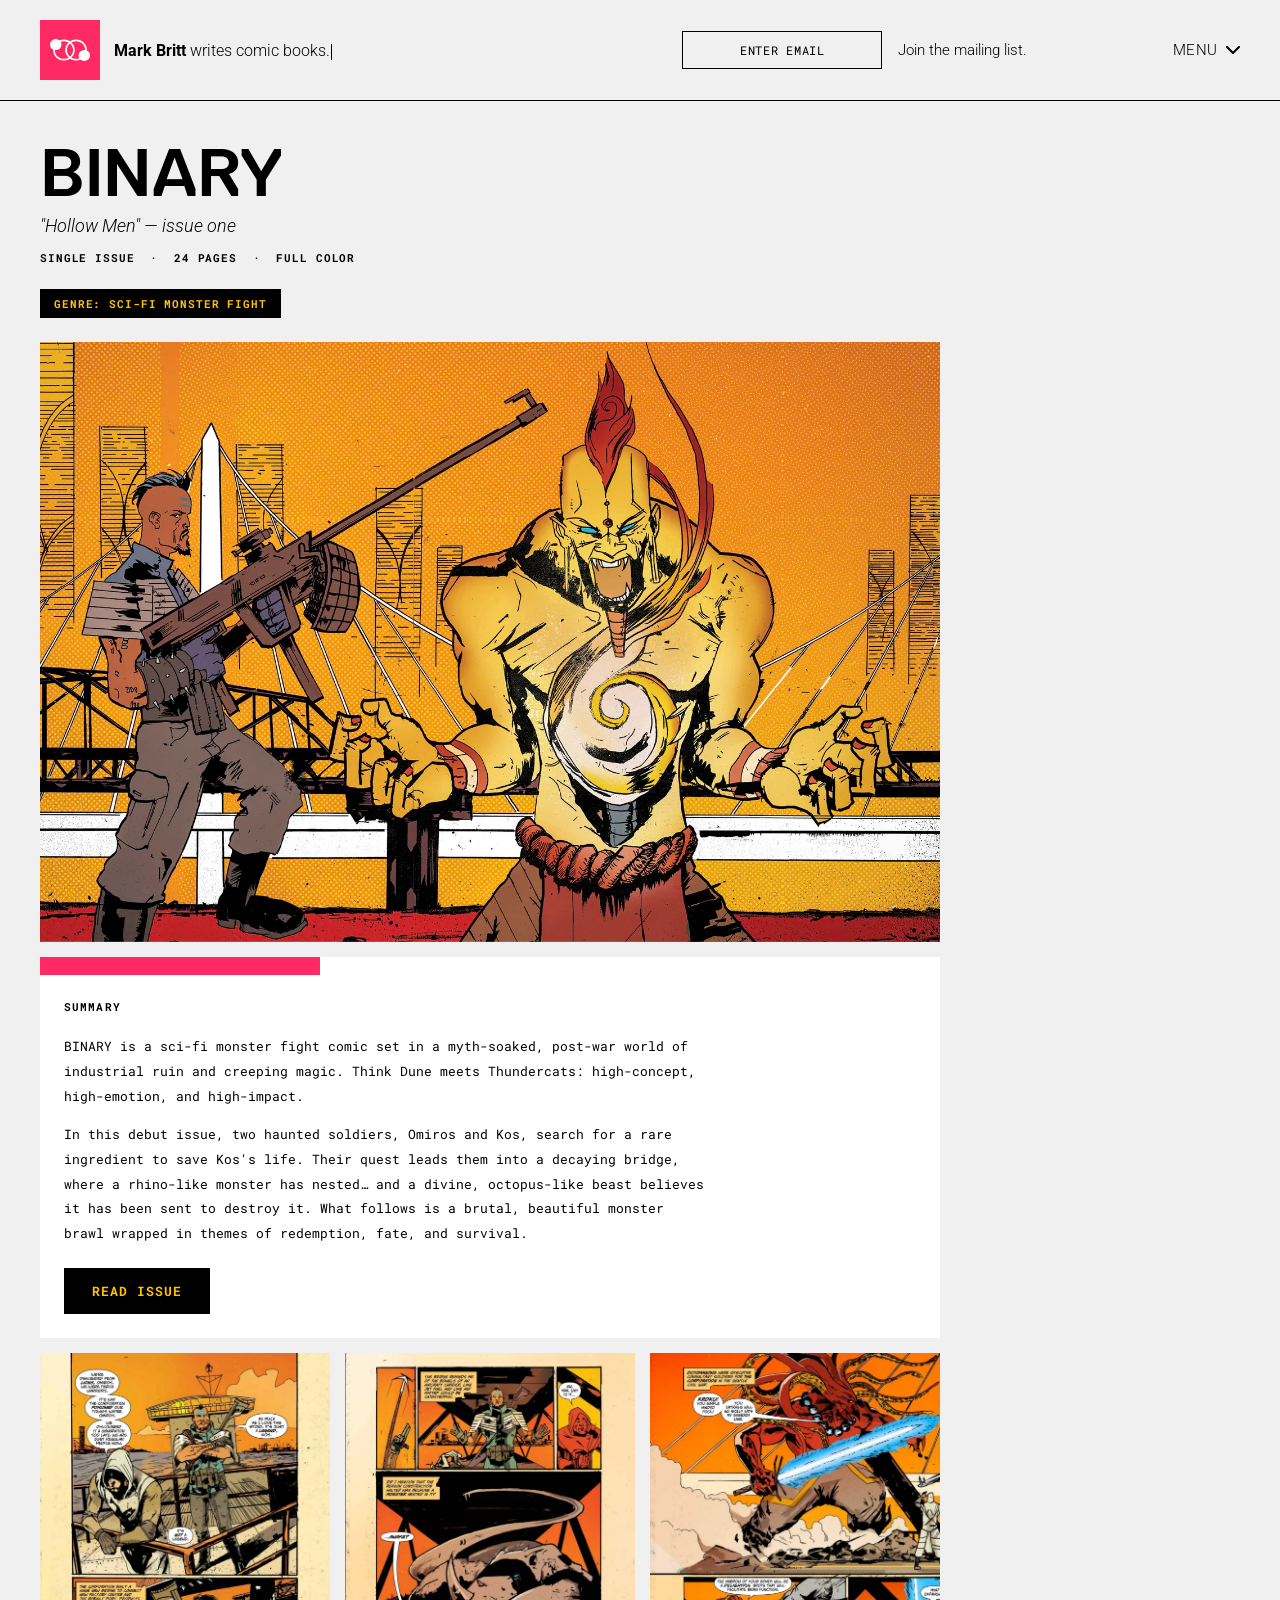
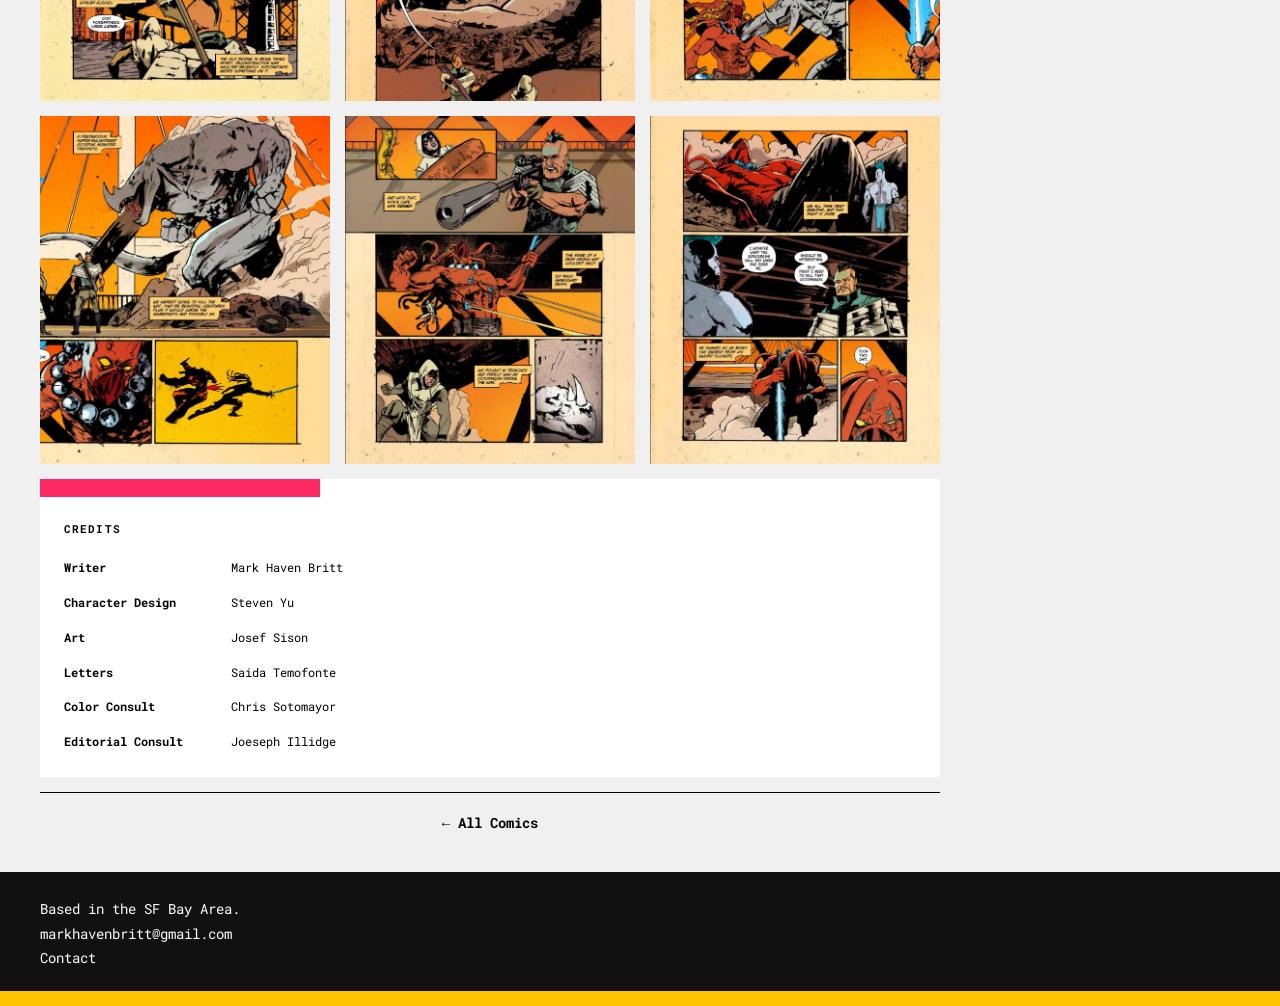
<file: binary.html>
<!-- Mark Britt — comic book art site -->
<!DOCTYPE html>
<html lang="en">
<head>
    <!-- Google tag (gtag.js) -->
    <script async src="https://www.googletagmanager.com/gtag/js?id=G-1VC4P1QJFB"></script>
    <script>
        window.dataLayer = window.dataLayer || [];
        function gtag(){dataLayer.push(arguments);}
        gtag('js', new Date());
        gtag('config', 'G-1VC4P1QJFB');
    </script>
    <meta charset="UTF-8">
    <meta name="viewport" content="width=device-width, initial-scale=1.0">
    <title>BINARY — MarkMakesComics</title>
    <meta property="og:title" content="BINARY — Mark Britt Comics">
    <meta property="og:description" content="A sci-fi monster fight comic set in a post-war world filled with magic, industrial change, and mythic creatures. Part Dune, part Thundercats.">
    <meta property="og:type" content="website">
    <meta property="og:image" content="https://markmakescomics.com/og-image.png">
    <meta property="og:image:width" content="1200">
    <meta property="og:image:height" content="630">
    <meta name="twitter:card" content="summary_large_image">
    <meta name="twitter:image" content="https://markmakescomics.com/og-image.png">
    <link rel="icon" type="image/svg+xml" href="site-images/SVG/favicon.svg">
    <link rel="preconnect" href="https://fonts.googleapis.com">
    <link rel="preconnect" href="https://fonts.gstatic.com" crossorigin>
    <link href="https://fonts.googleapis.com/css2?family=Roboto:wght@300;400;500;600;700;900&family=Roboto+Mono:wght@400;700&display=swap" rel="stylesheet">
    <link rel="stylesheet" href="style.css">
    <style>
        :root {
            --yellow: #ffc301;
            --red: #ff2a63;
        }

        body { font-family: 'Roboto Mono', monospace; }

        header {
            position: sticky;
            top: 0;
            z-index: 60;
            background: #f0f0f0;
            border-bottom: 1px solid #000;
            width: 100%;
            padding: 20px 40px;
            box-sizing: border-box;
        }

        .brand {
            display: flex;
            align-items: center;
            gap: 14px;
        }

        .brand .tagline {
            font-family: 'Roboto', sans-serif;
            font-size: 16px;
            font-weight: 300;
        }

        .brand .tagline strong { font-weight: 700; }

        .brand .tagline .typed { font-weight: 300; }

        /* Reserve the width of the longest phrase so the header doesn't shift
           while the text types/erases. */
        .brand .tagline .typed-wrap {
            position: relative;
            display: inline-block;
        }

        .brand .tagline .typed-sizer {
            visibility: hidden;
            white-space: nowrap;
        }

        .brand .tagline .typed-live {
            position: absolute;
            left: 0;
            top: 0;
            white-space: nowrap;
        }

        .brand .tagline .typed strong { font-weight: 700; }

        .brand .tagline .type-cursor {
            display: inline-block;
            width: 1px;
            height: 1em;
            margin-left: 1px;
            background: #000;
            vertical-align: text-bottom;
            animation: type-blink 1s step-end infinite;
        }

        @keyframes type-blink {
            0%, 100% { opacity: 1; }
            50%      { opacity: 0; }
        }

        @media (prefers-reduced-motion: reduce) {
            .brand .tagline .type-cursor { animation: none; }
        }

        .nav-right a {
            font-family: 'Roboto', sans-serif;
            font-weight: 300;
            font-size: 15px;
            text-decoration: none;
            color: #000;
        }

        .nav-right a:hover { text-decoration: underline; }

        .menu-toggle {
            display: flex;
            align-items: center;
            gap: 8px;
            background: none;
            border: none;
            padding: 0;
            font-family: 'Roboto', sans-serif;
            font-weight: 300;
            font-size: 15px;
            letter-spacing: 0.04em;
            text-transform: uppercase;
            color: #000;
            cursor: pointer;
        }

        .menu-toggle .menu-caret {
            color: #000;
            transition: transform 0.2s ease, color 0.2s ease;
        }

        .menu-toggle[aria-expanded="true"] .menu-caret {
            color: var(--red);
            transform: rotate(180deg);
        }

        .menu-panel {
            position: absolute;
            top: 100%;
            right: 40px;
            width: 320px;
            box-sizing: border-box;
            background: #f0f0f0;
            border: 1px solid #000;
            border-top: none;
            padding: 36px 32px;
            display: none;
            flex-direction: column;
            z-index: 59;
        }

        .menu-panel.open { display: flex; }

        .menu-panel a {
            font-family: 'Roboto', sans-serif;
            font-weight: 300;
            font-size: 20px;
            letter-spacing: 0.03em;
            text-transform: uppercase;
            color: #000;
            text-decoration: none;
            text-align: right;
            padding: 16px 0;
        }

        .menu-panel a:hover { text-decoration: underline; }

        .preview-hero__byline {
            font-family: 'Roboto', sans-serif;
            font-style: italic;
            font-size: 18px;
            font-weight: 300;
            margin: -6px 0 14px;
        }

        @media (max-width: 768px) {
            .frame { padding: 0 20px; }

            header {
                flex-wrap: nowrap;
                gap: 14px;
                justify-content: space-between;
                align-items: center;
                padding: 14px 20px;
            }
            .brand .tagline { display: none; }

            .menu-panel { right: 20px; width: auto; left: 20px; padding: 28px 24px; }
            .menu-panel a { font-size: 18px; padding: 14px 0; }

            footer { padding: 16px 20px 0; }
        }
        /* Mailing list — header module */
        .header-signup {
            display: flex;
            align-items: center;
        }

        .header-signup__controls {
            display: flex;
            align-items: center;
            gap: 16px;
        }

        .header-signup__field {
            width: 200px;
            box-sizing: border-box;
            border: 1px solid #000;
            background: transparent;
            padding: 10px 14px;
            font-family: 'Roboto Mono', monospace;
            font-size: 12px;
            letter-spacing: 0.06em;
            text-transform: uppercase;
            text-align: center;
            color: #000;
        }

        .header-signup__field::placeholder { color: #000; opacity: 1; }

        .header-signup__field:focus {
            outline: 2px solid var(--yellow);
            outline-offset: -1px;
        }

        .header-signup__submit {
            background: none;
            border: none;
            padding: 0;
            font-family: 'Roboto', sans-serif;
            font-weight: 300;
            font-size: 15px;
            color: #000;
            cursor: pointer;
            white-space: nowrap;
        }

        .header-signup__submit:hover { text-decoration: underline; }

        .header-signup__submit:disabled { opacity: 0.6; cursor: default; }

        .header-signup__status {
            display: none;
            font-family: 'Roboto Mono', monospace;
            font-size: 12px;
            letter-spacing: 0.06em;
            text-transform: uppercase;
            background: #000;
            color: var(--yellow);
            padding: 10px 16px;
            white-space: nowrap;
        }

        .header-signup__status.visible { display: inline-block; }

        @media (max-width: 768px) {
            .header-signup {
                width: calc(100% + 40px);
                margin: 12px -20px 0;
                padding: 14px 20px;
                background: #000;
                box-sizing: border-box;
            }

            .header-signup__controls {
                width: 100%;
                gap: 10px;
            }

            .header-signup__field {
                flex: 1;
                width: auto;
                min-width: 0;
                border: none;
                background: #fff;
                padding: 14px;
                font-size: 13px;
            }

            .header-signup__submit {
                flex-shrink: 0;
                background: var(--yellow);
                color: #000;
                font-family: 'Roboto Mono', monospace;
                font-weight: 700;
                font-size: 12px;
                letter-spacing: 0.04em;
                text-transform: uppercase;
                padding: 14px 18px;
            }

            .header-signup__submit:hover { text-decoration: none; opacity: 0.85; }

            .header-signup__status {
                width: 100%;
                text-align: center;
                box-sizing: border-box;
            }
        }

        .read-issue-btn {
            display: inline-block;
            background: #000;
            color: var(--yellow);
            font-family: 'Roboto Mono', monospace;
            font-size: 13px;
            font-weight: 700;
            letter-spacing: 0.08em;
            text-transform: uppercase;
            padding: 14px 28px;
            margin-top: 8px;
            text-decoration: none;
        }

        .read-issue-btn:hover {
            text-decoration: underline;
        }
    </style>
</head>
<body>

    <header>
        <div class="brand">
            <a href="index.html" class="logo-link" aria-label="Home">
                <div class="logo">
                    <img src="site-images/SVG/logo.svg" alt="Mark Britt">
                </div>
            </a>
            <span class="tagline"><strong>Mark Britt</strong> <span class="typed-wrap"><span class="typed-sizer" aria-hidden="true">was raised Irish Catholic but is now mostly witch.</span><span class="typed-live"><span class="typed" id="typedRole"></span><span class="type-cursor" aria-hidden="true"></span></span></span></span>
        </div>
        <form class="header-signup" id="mailingListForm" method="POST" action="https://fca71fe8.sibforms.com/serve/[base64]" target="brevoHiddenFrame">
            <span class="header-signup__controls">
                <input type="email" name="EMAIL" class="header-signup__field" placeholder="ENTER EMAIL" aria-label="Enter email" autocomplete="email" required>
                <input type="text" name="email_address_check" value="" style="display:none" tabindex="-1" autocomplete="off">
                <input type="hidden" name="locale" value="en">
                <input type="hidden" name="html_type" value="simple">
                <button type="submit" class="header-signup__submit">Join the mailing list.</button>
            </span>
            <span class="header-signup__status" id="mailingListStatus">Signed Up &mdash; Check Email</span>
        </form>
        <iframe name="brevoHiddenFrame" style="display:none" aria-hidden="true" tabindex="-1" title="Brevo form submission target"></iframe>
        <div class="nav-right">
            <button class="menu-toggle" id="menuToggle" type="button" aria-expanded="false" aria-controls="menuPanel">
                MENU
                <svg class="menu-caret" width="14" height="9" viewBox="0 0 14 9" fill="none" aria-hidden="true">
                    <path d="M1 1L7 7L13 1" stroke="currentColor" stroke-width="2" stroke-linecap="round" stroke-linejoin="round"/>
                </svg>
            </button>
        </div>
        <nav class="menu-panel" id="menuPanel">
            <a href="index.html#comics">COMICS</a>
            <a href="about.html">ABOUT</a>
            <a href="store.html">STORE</a>
            <a href="contact.html">CONTACT</a>
            <a href="mailing-list.html">MAILING LIST</a>
            <a href="foreditors.html">FOR EDITORS</a>
            <a href="index.html">HOME</a>
        </nav>
    </header>

    <div class="frame">

        <!-- Title + format facts -->
        <section class="preview-hero">
            <h1 class="slide-in">BINARY</h1>
            <p class="preview-hero__byline">"Hollow Men" &mdash; issue one</p>
            <p class="preview-hero__facts">Single issue &nbsp;&middot;&nbsp; 24 pages &nbsp;&middot;&nbsp; Full color</p>
        </section>

        <!-- Genre -->
        <span class="preview-tag">Genre: Sci-Fi Monster Fight</span>

        <!-- Hero image -->
        <img class="preview-full-image" src="site-images/binary-preview/hero.webp" alt="A soldier faces down a towering yellow monster on a ruined bridge">

        <!-- Summary -->
        <div class="preview-box">
            <div class="color-bar"></div>
            <h2>Summary</h2>
            <p>BINARY is a sci-fi monster fight comic set in a myth-soaked, post-war world of industrial ruin and creeping magic. Think Dune meets Thundercats: high-concept, high-emotion, and high-impact.</p>
            <p>In this debut issue, two haunted soldiers, Omiros and Kos, search for a rare ingredient to save Kos's life. Their quest leads them into a decaying bridge, where a rhino-like monster has nested&hellip; and a divine, octopus-like beast believes it has been sent to destroy it. What follows is a brutal, beautiful monster brawl wrapped in themes of redemption, fate, and survival.</p>
            <a class="read-issue-btn" href="binary01.pdf" target="_blank">READ ISSUE</a>
        </div>

        <!-- Page gallery -->
        <div class="page-grid">
            <img src="site-images/binary-preview/page-01.webp" alt="Binary preview page" loading="lazy">
            <img src="site-images/binary-preview/page-02.webp" alt="Binary preview page" loading="lazy">
            <img src="site-images/binary-preview/page-03.webp" alt="Binary preview page" loading="lazy">
        </div>
        <div class="page-grid">
            <img src="site-images/binary-preview/page-04.webp" alt="Binary preview page" loading="lazy">
            <img src="site-images/binary-preview/page-05.webp" alt="Binary preview page" loading="lazy">
            <img src="site-images/binary-preview/page-06.webp" alt="Binary preview page" loading="lazy">
        </div>

        <!-- Credits -->
        <div class="preview-box">
            <div class="color-bar"></div>
            <h2>Credits</h2>
            <div class="credits-list">
                <p><strong>Writer</strong> Mark Haven Britt</p>
                <p><strong>Character Design</strong> Steven Yu</p>
                <p><strong>Art</strong> Josef Sison</p>
                <p><strong>Letters</strong> Saida Temofonte</p>
                <p><strong>Color Consult</strong> Chris Sotomayor</p>
                <p><strong>Editorial Consult</strong> Joeseph Illidge</p>
            </div>
        </div>

        <!-- Back to all comics -->
        <nav class="preview-nav">
            <a href="index.html">&larr; All Comics</a>
        </nav>

    </div><!-- end .frame -->

    <!-- Footer -->
    <footer>
        <div class="footer-row">
            <p>
                Based in the SF Bay Area.<br>
                <a href="contact.html">markhavenbritt@gmail.com</a>
            </p>
            <nav class="footer-links">
                <a href="contact.html">Contact</a>
            </nav>
        </div>
        <div class="base-bar"></div>
    </footer>

    <script>
        (function () {
            const btn = document.getElementById('menuToggle');
            const panel = document.getElementById('menuPanel');
            if (!btn || !panel) return;
            function closeMenu() { btn.setAttribute('aria-expanded', 'false'); panel.classList.remove('open'); }
            function openMenu() { btn.setAttribute('aria-expanded', 'true'); panel.classList.add('open'); }
            btn.addEventListener('click', function (e) {
                e.stopPropagation();
                (btn.getAttribute('aria-expanded') === 'true') ? closeMenu() : openMenu();
            });
            document.addEventListener('click', function (e) {
                if (!panel.contains(e.target) && e.target !== btn) closeMenu();
            });
            document.addEventListener('keydown', function (e) { if (e.key === 'Escape') closeMenu(); });
        })();
    </script>
    <script>
        window.addEventListener('DOMContentLoaded', function () {
            document.querySelectorAll('.slide-in').forEach(function (el) {
                requestAnimationFrame(function () { el.classList.add('visible'); });
            });
        });
    </script>

    <!-- Tagline typewriter: cycle full "Mark Britt is..." sentences -->
    <script>
        (function () {
            const el = document.getElementById('typedRole');
            if (!el) return;

            const phrases = [
                'writes comic books.',
                "thinks you're doing great.",
                'draws rad comics.',
                'makes narrative art.',
                'is gonna win the whole damn thing.',
                'likes Larry Stroman art.',
                'is a sober single dad.',
                'was raised Irish Catholic but is now mostly witch.'
            ];

            const TYPE_SPEED   = 55;
            const ERASE_SPEED  = 30;
            const HOLD_FULL    = 1900;
            const HOLD_EMPTY   = 350;

            let p = 0, c = 0, erasing = false;

            function tick() {
                const phrase = phrases[p];
                if (!erasing) {
                    c++;
                    el.textContent = phrase.slice(0, c);
                    if (c === phrase.length) { erasing = true; return setTimeout(tick, HOLD_FULL); }
                    return setTimeout(tick, TYPE_SPEED);
                } else {
                    c--;
                    el.textContent = phrase.slice(0, c);
                    if (c === 0) { erasing = false; p = (p + 1) % phrases.length; return setTimeout(tick, HOLD_EMPTY); }
                    return setTimeout(tick, ERASE_SPEED);
                }
            }
            tick();
        })();
    </script>

    <!-- Header mailing list module: fake-submit, show a persistent signed-up indicator -->
    <script>
        (function () {
            var form = document.getElementById('mailingListForm');
            var status = document.getElementById('mailingListStatus');
            if (!form || !status) return;
            var controls = form.querySelector('.header-signup__controls');
            var submitBtn = form.querySelector('.header-signup__submit');

            form.addEventListener('submit', function () {
                submitBtn.disabled = true;
                submitBtn.textContent = 'Joining...';

                setTimeout(function () {
                    controls.style.display = 'none';
                    status.className = 'header-signup__status visible';
                }, 600);
            });
        })();
    </script>

</body>
</html>
</file>
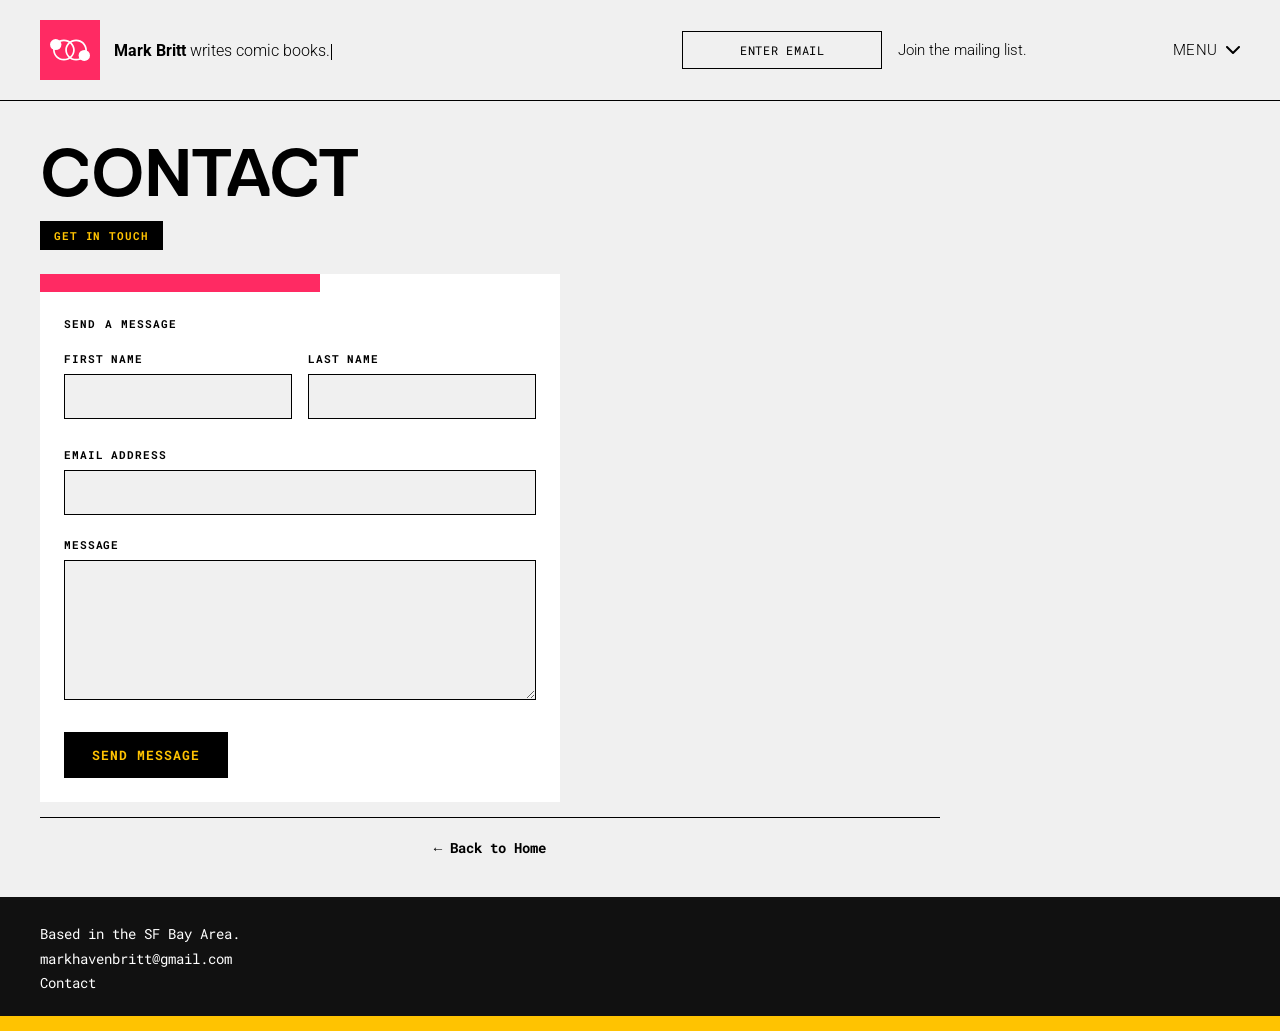
<file: contact.html>
<!-- Mark Britt — comic book art site -->
<!DOCTYPE html>
<html lang="en">
<head>
    <!-- Google tag (gtag.js) -->
    <script async src="https://www.googletagmanager.com/gtag/js?id=G-1VC4P1QJFB"></script>
    <script>
        window.dataLayer = window.dataLayer || [];
        function gtag(){dataLayer.push(arguments);}
        gtag('js', new Date());
        gtag('config', 'G-1VC4P1QJFB');
    </script>
    <meta charset="UTF-8">
    <meta name="viewport" content="width=device-width, initial-scale=1.0">
    <title>Contact — MarkMakesComics</title>
    <meta property="og:title" content="Contact — Mark Britt Comics">
    <meta property="og:description" content="Get in touch with Mark Britt.">
    <meta property="og:type" content="website">
    <meta property="og:image" content="https://markmakescomics.com/og-image.png">
    <meta property="og:image:width" content="1200">
    <meta property="og:image:height" content="630">
    <meta name="twitter:card" content="summary_large_image">
    <meta name="twitter:image" content="https://markmakescomics.com/og-image.png">
    <link rel="icon" type="image/svg+xml" href="site-images/SVG/favicon.svg">
    <link rel="preconnect" href="https://fonts.googleapis.com">
    <link rel="preconnect" href="https://fonts.gstatic.com" crossorigin>
    <link href="https://fonts.googleapis.com/css2?family=Roboto:wght@300;400;500;600;700;900&family=Roboto+Mono:wght@400;700&display=swap" rel="stylesheet">
    <link rel="stylesheet" href="style.css">
    <style>
        :root {
            --yellow: #ffc301;
            --red: #ff2a63;
        }

        body { font-family: 'Roboto Mono', monospace; }

        header {
            position: sticky;
            top: 0;
            z-index: 60;
            background: #f0f0f0;
            border-bottom: 1px solid #000;
            width: 100%;
            padding: 20px 40px;
            box-sizing: border-box;
        }

        .brand {
            display: flex;
            align-items: center;
            gap: 14px;
        }

        .brand .tagline {
            font-family: 'Roboto', sans-serif;
            font-size: 16px;
            font-weight: 300;
        }

        .brand .tagline strong { font-weight: 700; }

        .brand .tagline .typed { font-weight: 300; }

        /* Reserve the width of the longest phrase so the header doesn't shift
           while the text types/erases. */
        .brand .tagline .typed-wrap {
            position: relative;
            display: inline-block;
        }

        .brand .tagline .typed-sizer {
            visibility: hidden;
            white-space: nowrap;
        }

        .brand .tagline .typed-live {
            position: absolute;
            left: 0;
            top: 0;
            white-space: nowrap;
        }

        .brand .tagline .typed strong { font-weight: 700; }

        .brand .tagline .type-cursor {
            display: inline-block;
            width: 1px;
            height: 1em;
            margin-left: 1px;
            background: #000;
            vertical-align: text-bottom;
            animation: type-blink 1s step-end infinite;
        }

        @keyframes type-blink {
            0%, 100% { opacity: 1; }
            50%      { opacity: 0; }
        }

        @media (prefers-reduced-motion: reduce) {
            .brand .tagline .type-cursor { animation: none; }
        }

        .nav-right a {
            font-family: 'Roboto', sans-serif;
            font-weight: 300;
            font-size: 15px;
            text-decoration: none;
            color: #000;
        }

        .nav-right a:hover { text-decoration: underline; }

        .menu-toggle {
            display: flex;
            align-items: center;
            gap: 8px;
            background: none;
            border: none;
            padding: 0;
            font-family: 'Roboto', sans-serif;
            font-weight: 300;
            font-size: 15px;
            letter-spacing: 0.04em;
            text-transform: uppercase;
            color: #000;
            cursor: pointer;
        }

        .menu-toggle .menu-caret {
            color: #000;
            transition: transform 0.2s ease, color 0.2s ease;
        }

        .menu-toggle[aria-expanded="true"] .menu-caret {
            color: var(--red);
            transform: rotate(180deg);
        }

        .menu-panel {
            position: absolute;
            top: 100%;
            right: 40px;
            width: 320px;
            box-sizing: border-box;
            background: #f0f0f0;
            border: 1px solid #000;
            border-top: none;
            padding: 36px 32px;
            display: none;
            flex-direction: column;
            z-index: 59;
        }

        .menu-panel.open { display: flex; }

        .menu-panel a {
            font-family: 'Roboto', sans-serif;
            font-weight: 300;
            font-size: 20px;
            letter-spacing: 0.03em;
            text-transform: uppercase;
            color: #000;
            text-decoration: none;
            text-align: right;
            padding: 16px 0;
        }

        .menu-panel a:hover { text-decoration: underline; }

        /* ── Contact form ── */
        .form-box { max-width: 520px; }

        .form-row {
            display: flex;
            gap: 16px;
        }

        .form-row .form-field { flex: 1; }

        .form-field { margin-bottom: 22px; }

        .form-field:last-of-type { margin-bottom: 28px; }

        .form-field label {
            display: block;
            font-family: 'Roboto Mono', monospace;
            font-size: 11px;
            font-weight: 700;
            letter-spacing: 0.08em;
            text-transform: uppercase;
            margin-bottom: 8px;
        }

        .form-field input,
        .form-field textarea {
            width: 100%;
            box-sizing: border-box;
            border: 1px solid #000;
            background: #f0f0f0;
            padding: 12px 14px;
            font-family: 'Roboto Mono', monospace;
            font-size: 14px;
            color: #000;
        }

        .form-field input:focus,
        .form-field textarea:focus {
            outline: 2px solid var(--yellow);
            outline-offset: -1px;
        }

        .form-field textarea {
            resize: vertical;
            min-height: 140px;
        }

        .form-submit {
            display: inline-block;
            background: #000;
            color: var(--yellow);
            font-family: 'Roboto Mono', monospace;
            font-size: 13px;
            font-weight: 700;
            letter-spacing: 0.08em;
            text-transform: uppercase;
            padding: 14px 28px;
            border: none;
            cursor: pointer;
        }

        .form-submit:hover { background: var(--red); color: #fff; }

        .form-submit:disabled { opacity: 0.6; cursor: default; }

        .form-status {
            display: none;
            margin-top: 18px;
            padding: 14px 16px;
            font-family: 'Roboto Mono', monospace;
            font-size: 13px;
            border: 1px solid #000;
        }

        .form-status.visible { display: block; }

        .form-status.success { background: var(--yellow); }

        .form-status.error { background: var(--red); color: #fff; border-color: var(--red); }

        @media (max-width: 768px) {
            .frame { padding: 0 20px; }

            header {
                flex-wrap: nowrap;
                gap: 14px;
                justify-content: space-between;
                align-items: center;
                padding: 14px 20px;
            }
            .brand .tagline { display: none; }

            .menu-panel { right: 20px; width: auto; left: 20px; padding: 28px 24px; }
            .menu-panel a { font-size: 18px; padding: 14px 0; }

            .form-row { flex-direction: column; gap: 0; }

            footer { padding: 16px 20px 0; }
        }
        /* Mailing list — header module */
        .header-signup {
            display: flex;
            align-items: center;
        }

        .header-signup__controls {
            display: flex;
            align-items: center;
            gap: 16px;
        }

        .header-signup__field {
            width: 200px;
            box-sizing: border-box;
            border: 1px solid #000;
            background: transparent;
            padding: 10px 14px;
            font-family: 'Roboto Mono', monospace;
            font-size: 12px;
            letter-spacing: 0.06em;
            text-transform: uppercase;
            text-align: center;
            color: #000;
        }

        .header-signup__field::placeholder { color: #000; opacity: 1; }

        .header-signup__field:focus {
            outline: 2px solid var(--yellow);
            outline-offset: -1px;
        }

        .header-signup__submit {
            background: none;
            border: none;
            padding: 0;
            font-family: 'Roboto', sans-serif;
            font-weight: 300;
            font-size: 15px;
            color: #000;
            cursor: pointer;
            white-space: nowrap;
        }

        .header-signup__submit:hover { text-decoration: underline; }

        .header-signup__submit:disabled { opacity: 0.6; cursor: default; }

        .header-signup__status {
            display: none;
            font-family: 'Roboto Mono', monospace;
            font-size: 12px;
            letter-spacing: 0.06em;
            text-transform: uppercase;
            background: #000;
            color: var(--yellow);
            padding: 10px 16px;
            white-space: nowrap;
        }

        .header-signup__status.visible { display: inline-block; }

        @media (max-width: 768px) {
            .header-signup {
                width: calc(100% + 40px);
                margin: 12px -20px 0;
                padding: 14px 20px;
                background: #000;
                box-sizing: border-box;
            }

            .header-signup__controls {
                width: 100%;
                gap: 10px;
            }

            .header-signup__field {
                flex: 1;
                width: auto;
                min-width: 0;
                border: none;
                background: #fff;
                padding: 14px;
                font-size: 13px;
            }

            .header-signup__submit {
                flex-shrink: 0;
                background: var(--yellow);
                color: #000;
                font-family: 'Roboto Mono', monospace;
                font-weight: 700;
                font-size: 12px;
                letter-spacing: 0.04em;
                text-transform: uppercase;
                padding: 14px 18px;
            }

            .header-signup__submit:hover { text-decoration: none; opacity: 0.85; }

            .header-signup__status {
                width: 100%;
                text-align: center;
                box-sizing: border-box;
            }
        }
    </style>
</head>
<body>

    <header>
        <div class="brand">
            <a href="index.html" class="logo-link" aria-label="Home">
                <div class="logo">
                    <img src="site-images/SVG/logo.svg" alt="Mark Britt">
                </div>
            </a>
            <span class="tagline"><strong>Mark Britt</strong> <span class="typed-wrap"><span class="typed-sizer" aria-hidden="true">was raised Irish Catholic but is now mostly witch.</span><span class="typed-live"><span class="typed" id="typedRole"></span><span class="type-cursor" aria-hidden="true"></span></span></span></span>
        </div>
        <form class="header-signup" id="mailingListForm" method="POST" action="https://fca71fe8.sibforms.com/serve/[base64]" target="brevoHiddenFrame">
            <span class="header-signup__controls">
                <input type="email" name="EMAIL" class="header-signup__field" placeholder="ENTER EMAIL" aria-label="Enter email" autocomplete="email" required>
                <input type="text" name="email_address_check" value="" style="display:none" tabindex="-1" autocomplete="off">
                <input type="hidden" name="locale" value="en">
                <input type="hidden" name="html_type" value="simple">
                <button type="submit" class="header-signup__submit">Join the mailing list.</button>
            </span>
            <span class="header-signup__status" id="mailingListStatus">Signed Up &mdash; Check Email</span>
        </form>
        <iframe name="brevoHiddenFrame" style="display:none" aria-hidden="true" tabindex="-1" title="Brevo form submission target"></iframe>
        <div class="nav-right">
            <button class="menu-toggle" id="menuToggle" type="button" aria-expanded="false" aria-controls="menuPanel">
                MENU
                <svg class="menu-caret" width="14" height="9" viewBox="0 0 14 9" fill="none" aria-hidden="true">
                    <path d="M1 1L7 7L13 1" stroke="currentColor" stroke-width="2" stroke-linecap="round" stroke-linejoin="round"/>
                </svg>
            </button>
        </div>
        <nav class="menu-panel" id="menuPanel">
            <a href="index.html#comics">COMICS</a>
            <a href="about.html">ABOUT</a>
            <a href="store.html">STORE</a>
            <a href="contact.html">CONTACT</a>
            <a href="mailing-list.html">MAILING LIST</a>
            <a href="foreditors.html">FOR EDITORS</a>
            <a href="index.html">HOME</a>
        </nav>
    </header>

    <div class="frame">

        <!-- Title -->
        <section class="preview-hero">
            <h1 class="slide-in">CONTACT</h1>
        </section>

        <span class="preview-tag">Get In Touch</span>

        <!-- Contact form -->
        <div class="preview-box form-box">
            <div class="color-bar"></div>
            <h2>Send a Message</h2>
            <form class="site-form" action="https://formspree.io/f/mvkolqbk" method="POST">
                <input type="hidden" name="_subject" value="New message from markmakescomics.com contact form">
                <input type="text" name="_gotcha" style="display:none" tabindex="-1" autocomplete="off">
                <div class="form-row">
                    <div class="form-field">
                        <label for="firstName">First Name</label>
                        <input type="text" id="firstName" name="first_name" autocomplete="given-name" required>
                    </div>
                    <div class="form-field">
                        <label for="lastName">Last Name</label>
                        <input type="text" id="lastName" name="last_name" autocomplete="family-name" required>
                    </div>
                </div>
                <div class="form-field">
                    <label for="email">Email Address</label>
                    <input type="email" id="email" name="email" autocomplete="email" required>
                </div>
                <div class="form-field">
                    <label for="message">Message</label>
                    <textarea id="message" name="message" required></textarea>
                </div>
                <button type="submit" class="form-submit">Send Message</button>
            </form>
            <div class="form-status" id="formStatus"></div>
        </div>

        <!-- Back to home -->
        <nav class="preview-nav">
            <a href="index.html">&larr; Back to Home</a>
        </nav>

    </div><!-- end .frame -->

    <!-- Footer -->
    <footer>
        <div class="footer-row">
            <p>
                Based in the SF Bay Area.<br>
                <a href="contact.html">markhavenbritt@gmail.com</a>
            </p>
            <nav class="footer-links">
                <a href="contact.html">Contact</a>
            </nav>
        </div>
        <div class="base-bar"></div>
    </footer>

    <script>
        (function () {
            const btn = document.getElementById('menuToggle');
            const panel = document.getElementById('menuPanel');
            if (!btn || !panel) return;
            function closeMenu() { btn.setAttribute('aria-expanded', 'false'); panel.classList.remove('open'); }
            function openMenu() { btn.setAttribute('aria-expanded', 'true'); panel.classList.add('open'); }
            btn.addEventListener('click', function (e) {
                e.stopPropagation();
                (btn.getAttribute('aria-expanded') === 'true') ? closeMenu() : openMenu();
            });
            document.addEventListener('click', function (e) {
                if (!panel.contains(e.target) && e.target !== btn) closeMenu();
            });
            document.addEventListener('keydown', function (e) { if (e.key === 'Escape') closeMenu(); });
        })();
    </script>
    <script>
        window.addEventListener('DOMContentLoaded', function () {
            document.querySelectorAll('.slide-in').forEach(function (el) {
                requestAnimationFrame(function () { el.classList.add('visible'); });
            });
        });
    </script>
    <script>
        (function () {
            var form = document.querySelector('.site-form');
            var status = document.getElementById('formStatus');
            if (!form || !status) return;
            var submitBtn = form.querySelector('.form-submit');

            function showStatus(kind, message) {
                status.textContent = message;
                status.className = 'form-status visible ' + kind;
            }

            form.addEventListener('submit', function (e) {
                e.preventDefault();
                submitBtn.disabled = true;
                submitBtn.textContent = 'Sending...';

                fetch(form.action, {
                    method: 'POST',
                    body: new FormData(form),
                    headers: { 'Accept': 'application/json' }
                }).then(function (response) {
                    if (response.ok) {
                        form.reset();
                        showStatus('success', "Thanks \u2014 your message is on its way.");
                        return;
                    }
                    return response.json().then(function (data) {
                        var msg = (data && data.errors && data.errors.length)
                            ? data.errors.map(function (err) { return err.message; }).join(', ')
                            : 'Something went wrong. Please try again or email markhavenbritt@gmail.com directly.';
                        showStatus('error', msg);
                    });
                }).catch(function () {
                    showStatus('error', 'Something went wrong. Please try again or email markhavenbritt@gmail.com directly.');
                }).finally(function () {
                    submitBtn.disabled = false;
                    submitBtn.textContent = 'Send Message';
                });
            });
        })();
    </script>

    <!-- Tagline typewriter: cycle full "Mark Britt is..." sentences -->
    <script>
        (function () {
            const el = document.getElementById('typedRole');
            if (!el) return;

            const phrases = [
                'writes comic books.',
                "thinks you're doing great.",
                'draws rad comics.',
                'makes narrative art.',
                'is gonna win the whole damn thing.',
                'likes Larry Stroman art.',
                'is a sober single dad.',
                'was raised Irish Catholic but is now mostly witch.'
            ];

            const TYPE_SPEED   = 55;
            const ERASE_SPEED  = 30;
            const HOLD_FULL    = 1900;
            const HOLD_EMPTY   = 350;

            let p = 0, c = 0, erasing = false;

            function tick() {
                const phrase = phrases[p];
                if (!erasing) {
                    c++;
                    el.textContent = phrase.slice(0, c);
                    if (c === phrase.length) { erasing = true; return setTimeout(tick, HOLD_FULL); }
                    return setTimeout(tick, TYPE_SPEED);
                } else {
                    c--;
                    el.textContent = phrase.slice(0, c);
                    if (c === 0) { erasing = false; p = (p + 1) % phrases.length; return setTimeout(tick, HOLD_EMPTY); }
                    return setTimeout(tick, ERASE_SPEED);
                }
            }
            tick();
        })();
    </script>

    <!-- Header mailing list module: fake-submit, show a persistent signed-up indicator -->
    <script>
        (function () {
            var form = document.getElementById('mailingListForm');
            var status = document.getElementById('mailingListStatus');
            if (!form || !status) return;
            var controls = form.querySelector('.header-signup__controls');
            var submitBtn = form.querySelector('.header-signup__submit');

            form.addEventListener('submit', function () {
                submitBtn.disabled = true;
                submitBtn.textContent = 'Joining...';

                setTimeout(function () {
                    controls.style.display = 'none';
                    status.className = 'header-signup__status visible';
                }, 600);
            });
        })();
    </script>

</body>
</html>
</file>
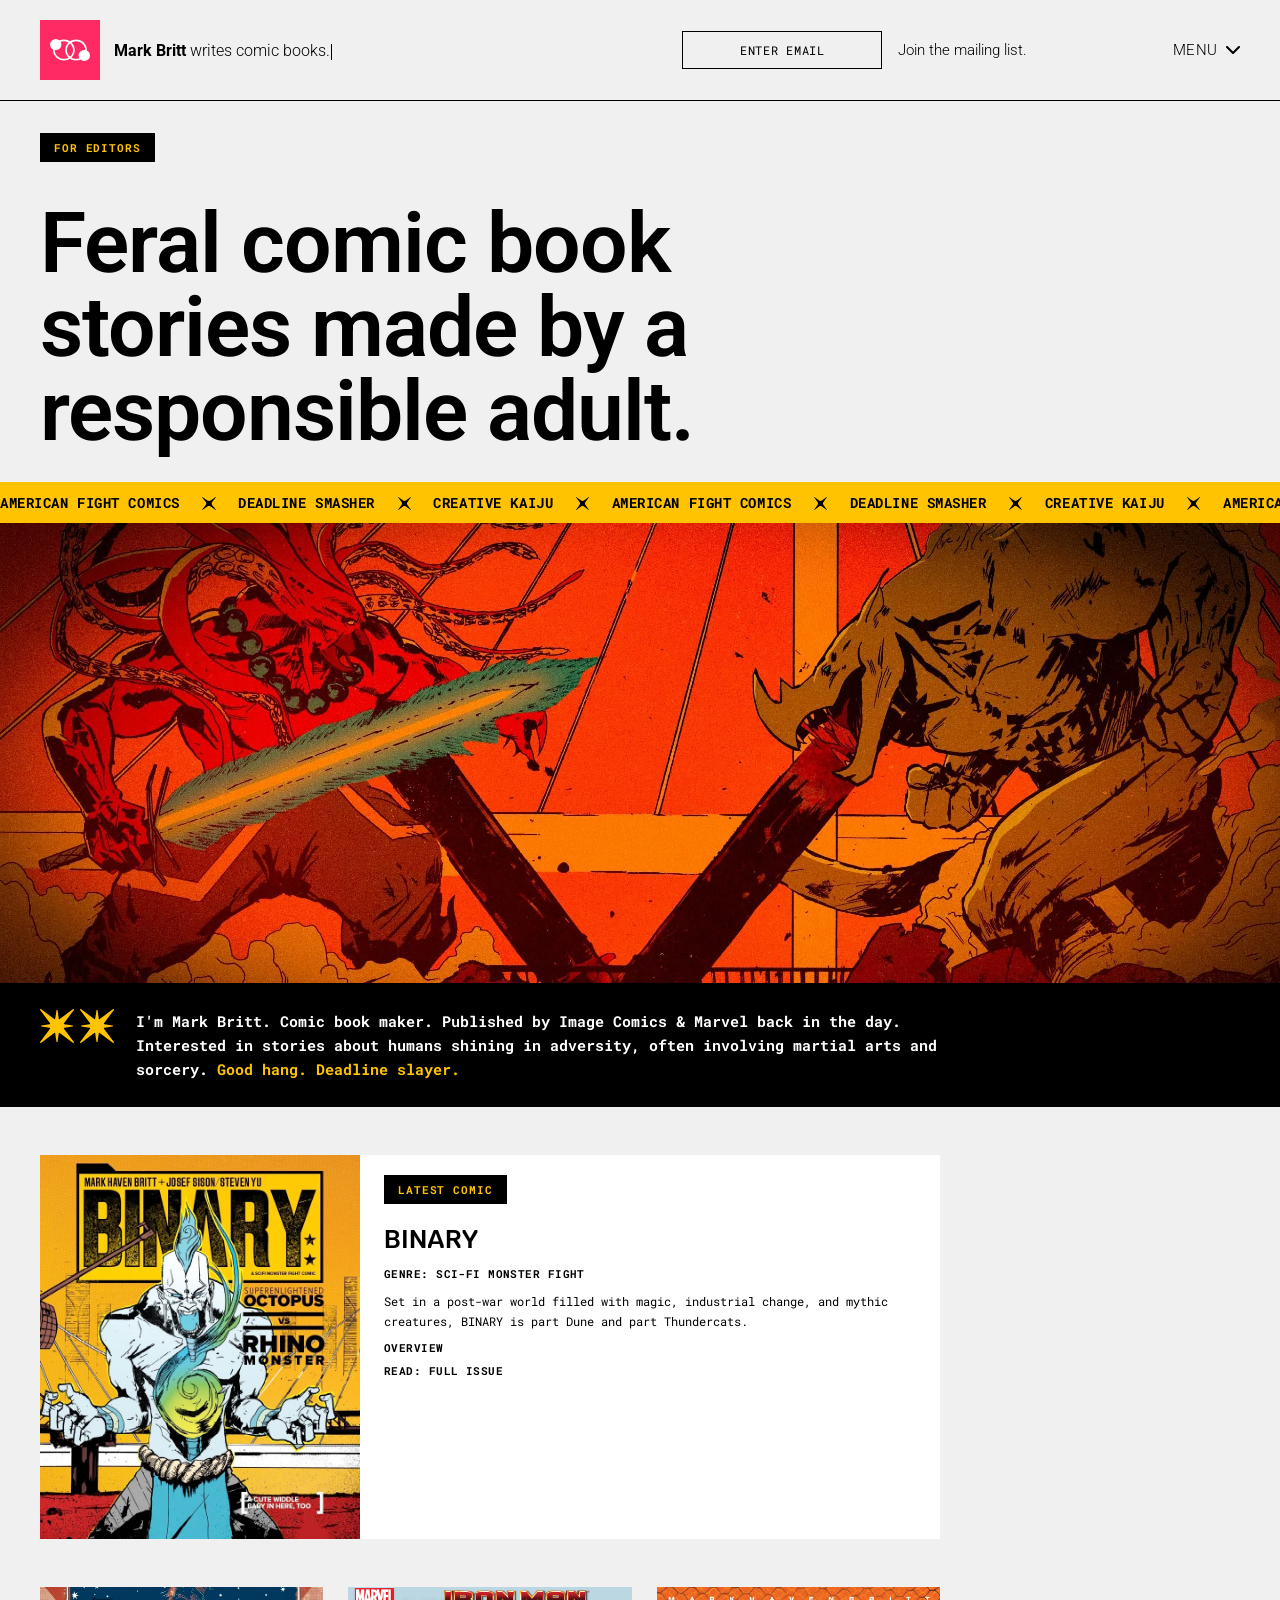
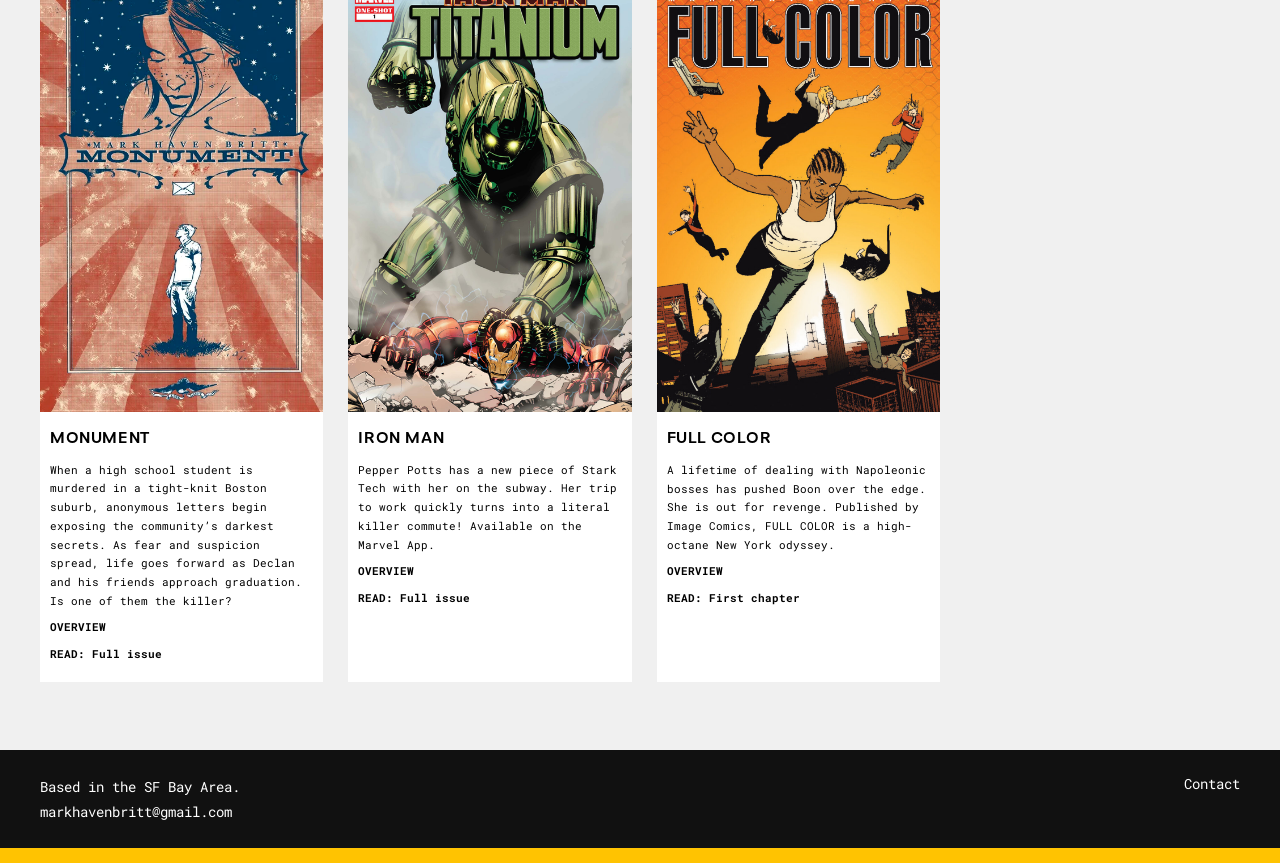
<file: foreditors.html>
<!-- Mark Britt — comic book art site -->
<!DOCTYPE html>
<html lang="en">
<head>
    <!-- Google tag (gtag.js) -->
    <script async src="https://www.googletagmanager.com/gtag/js?id=G-1VC4P1QJFB"></script>
    <script>
        window.dataLayer = window.dataLayer || [];
        function gtag(){dataLayer.push(arguments);}
        gtag('js', new Date());
        gtag('config', 'G-1VC4P1QJFB');
    </script>
    <meta charset="UTF-8">
    <meta name="viewport" content="width=device-width, initial-scale=1.0">
    <title>MarkMakesComics</title>
    <meta property="og:title" content="Mark Britt — Comics">
    <meta property="og:description" content="Feral comic book stories made by a responsible adult.">
    <meta property="og:type" content="website">
    <meta property="og:image" content="https://markmakescomics.com/og-image.png">
    <meta property="og:image:width" content="1200">
    <meta property="og:image:height" content="630">
    <meta name="twitter:card" content="summary_large_image">
    <meta name="twitter:image" content="https://markmakescomics.com/og-image.png">
    <link rel="icon" type="image/svg+xml" href="site-images/SVG/favicon.svg">
    <link rel="preconnect" href="https://fonts.googleapis.com">
    <link rel="preconnect" href="https://fonts.gstatic.com" crossorigin>
    <link href="https://fonts.googleapis.com/css2?family=Roboto:wght@300;400;500;600;700;900&family=Roboto+Mono:wght@400;700&display=swap" rel="stylesheet">
    <link rel="stylesheet" href="style.css">
    <style>
        :root {
            --yellow: #ffc301;
            --red: #ff2a63;
        }

        body { font-family: 'Roboto Mono', monospace; }

        .bleed { margin-left: -40px; margin-right: -40px; }

        /* ── Header ── */
        header {
            position: sticky;
            top: 0;
            z-index: 60;
            background: #f0f0f0;
            border-bottom: 1px solid #000;
            width: 100%;
            padding: 20px 40px;
            box-sizing: border-box;
        }

        .brand {
            display: flex;
            align-items: center;
            gap: 14px;
        }

        .brand .tagline {
            font-family: 'Roboto', sans-serif;
            font-size: 16px;
            font-weight: 300;
        }

        .brand .tagline strong { font-weight: 700; }

        /* Reserve the width of the longest phrase so the header doesn't shift
           while the text types/erases. */
        .brand .tagline .typed-wrap {
            position: relative;
            display: inline-block;
        }

        .brand .tagline .typed-sizer {
            visibility: hidden;
            white-space: nowrap;
        }

        .brand .tagline .typed-live {
            position: absolute;
            left: 0;
            top: 0;
            white-space: nowrap;
        }

        .brand .tagline .typed strong { font-weight: 700; }

        .brand .tagline .type-cursor {
            display: inline-block;
            width: 1px;
            height: 1em;
            margin-left: 1px;
            background: #000;
            vertical-align: text-bottom;
            animation: type-blink 1s step-end infinite;
        }

        @keyframes type-blink {
            0%, 100% { opacity: 1; }
            50%      { opacity: 0; }
        }

        @media (prefers-reduced-motion: reduce) {
            .brand .tagline .type-cursor { animation: none; }
        }

        .nav-right a {
            font-family: 'Roboto', sans-serif;
            font-weight: 300;
            font-size: 15px;
            text-decoration: none;
            color: #000;
        }

        .nav-right a:hover { text-decoration: underline; }

        /* ── Menu toggle + dropdown panel ── */
        .menu-toggle {
            display: flex;
            align-items: center;
            gap: 8px;
            background: none;
            border: none;
            padding: 0;
            font-family: 'Roboto', sans-serif;
            font-weight: 300;
            font-size: 15px;
            letter-spacing: 0.04em;
            text-transform: uppercase;
            color: #000;
            cursor: pointer;
        }

        .menu-toggle .menu-caret {
            color: #000;
            transition: transform 0.2s ease, color 0.2s ease;
        }

        .menu-toggle[aria-expanded="true"] .menu-caret {
            color: var(--red);
            transform: rotate(180deg);
        }

        .menu-panel {
            position: absolute;
            top: 100%;
            right: 40px;
            width: 320px;
            box-sizing: border-box;
            background: #f0f0f0;
            border: 1px solid #000;
            border-top: none;
            padding: 36px 32px;
            display: none;
            flex-direction: column;
            z-index: 59;
        }

        .menu-panel.open { display: flex; }

        .menu-panel a {
            font-family: 'Roboto', sans-serif;
            font-weight: 300;
            font-size: 20px;
            letter-spacing: 0.03em;
            text-transform: uppercase;
            color: #000;
            text-decoration: none;
            text-align: right;
            padding: 16px 0;
        }

        .menu-panel a:hover { text-decoration: underline; }

        /* ── Page tag ── */
        .page-tag {
            display: inline-block;
            background: #000;
            color: var(--yellow);
            font-family: 'Roboto Mono', monospace;
            font-size: 11px;
            font-weight: 700;
            letter-spacing: 0.08em;
            text-transform: uppercase;
            padding: 7px 14px;
            margin-top: 32px;
        }

        /* ── Big Headline ── */
        .headline { padding: 40px 0 28px; }

        .headline h1 {
            font-family: 'Roboto', sans-serif;
            font-size: 84px;
            font-weight: 600;
            line-height: 1.0;
            letter-spacing: -1px;
        }

        .headline h1 .accent { font-weight: 600; }

        /* ── Marquee Ticker ── */
        .ticker {
            background: var(--yellow);
            color: #000;
            overflow: hidden;
            white-space: nowrap;
        }

        .ticker__track {
            display: inline-block;
            padding: 9px 0;
            animation: ticker-scroll 28s linear infinite;
        }

        .ticker__track span {
            font-family: 'Roboto Mono', monospace;
            font-size: 14px;
            font-weight: 700;
            letter-spacing: 0.04em;
            text-transform: uppercase;
        }

        .ticker__track .x {
            display: inline-block;
            margin: 0 14px;
            vertical-align: middle;
        }

        .ticker__track .x img {
            width: 13.2px;
            height: 13.2px;
            display: inline-block;
        }

        @keyframes ticker-scroll {
            from { transform: translateX(0); }
            to   { transform: translateX(-50%); }
        }

        /* ── Hero Slideshow ── */
        .hero-img {
            position: relative;
            height: 460px;
            overflow: hidden;
            background: #1c1c1c;
        }

        .hero-img .slides {
            display: flex;
            height: 100%;
            width: 100%;
            transition: transform 0.85s cubic-bezier(0.76, 0, 0.24, 1);
        }

        .hero-img .slides img {
            flex: 0 0 100%;
            width: 100%;
            height: 100%;
            object-fit: cover;
            object-position: center 35%;
            display: block;
        }

        /* ── Black bio band ── */
        .band {
            background: #000;
            color: #fff;
            padding: 26px 40px;
        }

        .band__inner {
            display: flex;
            align-items: flex-start;
            gap: 22px;
            max-width: 900px;
        }

        .band .stars {
            display: flex;
            gap: 6px;
            flex-shrink: 0;
        }

        .band .stars img { width: 34px; height: 34px; }

        .band p {
            font-family: 'Roboto Mono', monospace;
            font-size: 15px;
            line-height: 1.6;
            font-weight: 700;
        }

        .band p .accent { color: var(--yellow); }

        /* ── Latest Comic ── */
        .latest-comic {
            display: block;
            max-width: 900px;
            margin: 48px 0 0;
            text-decoration: none;
            color: inherit;
        }

        .latest-comic__inner {
            display: flex;
            background: #fff;
            transition: opacity 0.15s;
        }

        .latest-comic__cover {
            flex: 0 0 320px;
        }

        .latest-comic__cover img {
            width: 100%;
            height: 100%;
            object-fit: cover;
            display: block;
        }

        .latest-comic__content {
            padding: 20px 24px;
            display: flex;
            flex-direction: column;
        }

        .latest-comic__tag {
            align-self: flex-start;
            background: #000;
            color: var(--yellow);
            font-family: 'Roboto Mono', monospace;
            font-size: 11px;
            font-weight: 700;
            letter-spacing: 0.08em;
            text-transform: uppercase;
            padding: 7px 14px;
            margin-bottom: 20px;
        }

        .latest-comic__content h3 {
            font-family: 'Ark Sans', 'Roboto', sans-serif;
            font-size: 24px;
            font-weight: 500;
            margin-bottom: 12px;
        }

        .latest-comic__genre {
            font-family: 'Roboto Mono', monospace;
            font-size: 11px;
            font-weight: 700;
            letter-spacing: 0.04em;
            text-transform: uppercase;
            margin-bottom: 10px;
        }

        .latest-comic__desc {
            font-family: 'Roboto Mono', monospace;
            font-size: 12px;
            line-height: 1.7;
            margin-bottom: 8px;
        }

        .latest-comic__more {
            font-family: 'Roboto Mono', monospace;
            font-size: 11px;
            font-weight: 700;
            letter-spacing: 0.04em;
            text-transform: uppercase;
            margin-bottom: 8px;
        }

        /* ── Portfolio Grid ── */
        .portfolio { padding: 48px 0; }

        .grid {
            display: grid;
            grid-template-columns: repeat(3, 1fr);
            grid-auto-rows: 1fr;
            gap: 20px 25px;
            max-width: 900px;
        }

        .card {
            background: #fff;
            display: flex;
            flex-direction: column;
            height: 100%;
            box-sizing: border-box;
            transition: opacity 0.15s;
        }

        .card h3,
        .card p {
            padding-left: 10px;
            padding-right: 10px;
        }

        .card p:last-child { padding-bottom: 10px; }

        .card__cover {
            width: 100%;
            aspect-ratio: 2 / 3;
            overflow: hidden;
            margin-bottom: 16px;
        }

        .card__cover img {
            width: 100%;
            height: 100%;
            object-fit: cover;
            object-position: center;
            display: block;
        }

        .card h3 {
            font-family: 'Ark Sans', 'Roboto', sans-serif;
            font-size: 15px;
            font-weight: 500;
            letter-spacing: 0.04em;
            margin-bottom: 14px;
        }

        .card p {
            font-family: 'Roboto Mono', monospace;
            font-size: 11px;
            line-height: 1.7;
            margin-bottom: 8px;
        }

        .card p strong { font-weight: 700; }

        .card p a,
        .latest-comic__more a {
            color: inherit;
            text-decoration: none;
        }

        .card p a:hover,
        .latest-comic__more a:hover {
            text-decoration: underline;
        }

        /* ── Footer ── */
        .footer-row {
            display: flex;
            justify-content: space-between;
            align-items: flex-start;
            gap: 24px;
        }

        .footer-links {
            display: flex;
            flex-direction: column;
            align-items: flex-end;
            text-align: right;
            gap: 6px;
        }

        .footer-links a {
            font-family: 'Roboto Mono', monospace;
            font-size: 14px;
            color: #fff;
            text-decoration: none;
        }

        .footer-links a:hover { text-decoration: underline; }

        /* ── Mobile ── */
        @media (max-width: 768px) {
            .frame { padding: 0 20px; }
            .bleed { margin-left: -20px; margin-right: -20px; }

            header {
                flex-wrap: nowrap;
                gap: 14px;
                justify-content: space-between;
                align-items: center;
                padding: 14px 20px;
            }
            .brand .tagline { display: none; }

            .menu-panel { right: 20px; width: auto; left: 20px; padding: 28px 24px; }
            .menu-panel a { font-size: 18px; padding: 14px 0; }

            .headline h1 { font-size: 40px; }

            .hero-img { height: 300px; }

            .latest-comic { max-width: 100%; }
            .latest-comic__inner { flex-direction: column; }
            .latest-comic__cover { flex-basis: auto; height: 220px; }

            .band { padding: 20px; }
            .band__inner { flex-direction: column; align-items: flex-start; gap: 14px; max-width: 100%; }

            .grid {
                grid-template-columns: repeat(2, 1fr);
                gap: 24px 16px;
            }
            .card h3 { font-size: 13px; }
            .card p { font-size: 10px; }
            footer { padding: 16px 20px 0; }

            .ticker__track span { font-size: 11px; }
            .ticker__track .x { margin: 0 10px; }
            .ticker__track .x img { width: 9px; height: 9px; }
        }
        /* Mailing list — header module */
        .header-signup {
            display: flex;
            align-items: center;
        }

        .header-signup__controls {
            display: flex;
            align-items: center;
            gap: 16px;
        }

        .header-signup__field {
            width: 200px;
            box-sizing: border-box;
            border: 1px solid #000;
            background: transparent;
            padding: 10px 14px;
            font-family: 'Roboto Mono', monospace;
            font-size: 12px;
            letter-spacing: 0.06em;
            text-transform: uppercase;
            text-align: center;
            color: #000;
        }

        .header-signup__field::placeholder { color: #000; opacity: 1; }

        .header-signup__field:focus {
            outline: 2px solid var(--yellow);
            outline-offset: -1px;
        }

        .header-signup__submit {
            background: none;
            border: none;
            padding: 0;
            font-family: 'Roboto', sans-serif;
            font-weight: 300;
            font-size: 15px;
            color: #000;
            cursor: pointer;
            white-space: nowrap;
        }

        .header-signup__submit:hover { text-decoration: underline; }

        .header-signup__submit:disabled { opacity: 0.6; cursor: default; }

        .header-signup__status {
            display: none;
            font-family: 'Roboto Mono', monospace;
            font-size: 12px;
            letter-spacing: 0.06em;
            text-transform: uppercase;
            background: #000;
            color: var(--yellow);
            padding: 10px 16px;
            white-space: nowrap;
        }

        .header-signup__status.visible { display: inline-block; }

        @media (max-width: 1024px) {
            .header-signup { display: none; }
        }
    </style>
</head>
<body>

    <!-- Header: brand + typewriter on the left, contact on the right -->
    <header>
        <div class="brand">
            <a href="index.html" class="logo-link" aria-label="Home">
                <div class="logo">
                    <img src="site-images/SVG/logo.svg" alt="Mark Britt">
                </div>
            </a>
            <span class="tagline"><strong>Mark Britt</strong> <span class="typed-wrap"><span class="typed-sizer" aria-hidden="true">was raised Irish Catholic but is now mostly witch.</span><span class="typed-live"><span class="typed" id="typedRole"></span><span class="type-cursor" aria-hidden="true"></span></span></span></span>
        </div>
        <form class="header-signup" id="mailingListForm" method="POST" action="https://fca71fe8.sibforms.com/serve/[base64]" target="brevoHiddenFrame">
            <span class="header-signup__controls">
                <input type="email" name="EMAIL" class="header-signup__field" placeholder="ENTER EMAIL" aria-label="Enter email" autocomplete="email" required>
                <input type="text" name="email_address_check" value="" style="display:none" tabindex="-1" autocomplete="off">
                <input type="hidden" name="locale" value="en">
                <input type="hidden" name="html_type" value="simple">
                <button type="submit" class="header-signup__submit">Join the mailing list.</button>
            </span>
            <span class="header-signup__status" id="mailingListStatus">Signed Up &mdash; Check Email</span>
        </form>
        <iframe name="brevoHiddenFrame" style="display:none" aria-hidden="true" tabindex="-1" title="Brevo form submission target"></iframe>
        <div class="nav-right">
            <button class="menu-toggle" id="menuToggle" type="button" aria-expanded="false" aria-controls="menuPanel">
                MENU
                <svg class="menu-caret" width="14" height="9" viewBox="0 0 14 9" fill="none" aria-hidden="true">
                    <path d="M1 1L7 7L13 1" stroke="currentColor" stroke-width="2" stroke-linecap="round" stroke-linejoin="round"/>
                </svg>
            </button>
        </div>
        <nav class="menu-panel" id="menuPanel">
            <a href="index.html#comics">COMICS</a>
            <a href="about.html">ABOUT</a>
            <a href="store.html">STORE</a>
            <a href="contact.html">CONTACT</a>
            <a href="mailing-list.html">MAILING LIST</a>
            <a href="foreditors.html">FOR EDITORS</a>
            <a href="index.html">HOME</a>
        </nav>
    </header>

    <div class="frame">
        <span class="page-tag">For Editors</span>

        <!-- Big Headline -->
        <section class="headline">
            <h1 class="slide-in">Feral comic book<br>stories made by a<br><span class="accent">responsible adult.</span></h1>
        </section>
    </div><!-- end .frame -->

    <!-- Marquee Ticker (full bleed) -->
    <div class="ticker">
        <div class="ticker__track">
            <span>AMERICAN FIGHT COMICS <span class="x"><img src="site-images/SVG/smallstar.svg" alt=""></span> DEADLINE SMASHER <span class="x"><img src="site-images/SVG/smallstar.svg" alt=""></span> CREATIVE KAIJU <span class="x"><img src="site-images/SVG/smallstar.svg" alt=""></span> AMERICAN FIGHT COMICS <span class="x"><img src="site-images/SVG/smallstar.svg" alt=""></span> DEADLINE SMASHER <span class="x"><img src="site-images/SVG/smallstar.svg" alt=""></span> CREATIVE KAIJU <span class="x"><img src="site-images/SVG/smallstar.svg" alt=""></span> </span><span>AMERICAN FIGHT COMICS <span class="x"><img src="site-images/SVG/smallstar.svg" alt=""></span> DEADLINE SMASHER <span class="x"><img src="site-images/SVG/smallstar.svg" alt=""></span> CREATIVE KAIJU <span class="x"><img src="site-images/SVG/smallstar.svg" alt=""></span> AMERICAN FIGHT COMICS <span class="x"><img src="site-images/SVG/smallstar.svg" alt=""></span> DEADLINE SMASHER <span class="x"><img src="site-images/SVG/smallstar.svg" alt=""></span> CREATIVE KAIJU <span class="x"><img src="site-images/SVG/smallstar.svg" alt=""></span> </span>
        </div>
    </div>

    <!-- Hero Slideshow -->
    <div class="hero-img">
        <div class="slides" id="heroSlides">
            <img src="hero_binary.webp" alt="Binary">
            <img src="hero_fullcolor.webp" alt="Full Color">
            <img src="hero_ironman.webp" alt="Iron Man" style="object-position: center bottom;">
            <img src="hero_monument.webp" alt="Monument" style="object-position: center top;">
            <!-- clone of first for seamless loop -->
            <img src="hero_binary.webp" alt="" aria-hidden="true">
        </div>
    </div>

    <!-- Black bio band (full bleed) -->
    <div class="band">
        <div class="band__inner">
            <div class="stars">
                <img src="site-images/SVG/star-yellow.svg" alt="">
                <img src="site-images/SVG/star-yellow.svg" alt="">
            </div>
            <p>I'm Mark Britt. Comic book maker. Published by Image Comics &amp; Marvel back in the day. Interested in stories about humans shining in adversity, often involving martial arts and sorcery. <span class="accent">Good hang. Deadline slayer.</span></p>
        </div>
    </div>

    <div class="frame">
        <!-- Latest Comic -->
        <div class="latest-comic">
            <div class="latest-comic__inner">
                <div class="latest-comic__cover">
                    <img src="binary01_cover.webp" alt="Binary">
                </div>
                <div class="latest-comic__content">
                    <span class="latest-comic__tag">Latest Comic</span>
                    <h3>BINARY</h3>
                    <p class="latest-comic__genre"><strong>GENRE:</strong> Sci-Fi Monster Fight</p>
                    <p class="latest-comic__desc">Set in a post-war world filled with magic, industrial change, and mythic creatures, BINARY is part Dune and part Thundercats.</p>
                    <p class="latest-comic__more"><a href="binary.html"><strong>OVERVIEW</strong></a></p>
                    <p class="latest-comic__more"><a href="binary01.pdf" target="_blank"><strong>READ: Full issue</strong></a></p>
                </div>
            </div>
        </div>

        <!-- Book Grid -->
        <section class="portfolio">
            <div class="grid">

                <div class="card">
                    <div class="card__cover"><img src="site-images/COVERS/monument_01_cover.webp" alt="Monument"></div>
                    <h3>MONUMENT</h3>
                    <p>When a high school student is murdered in a tight-knit Boston suburb, anonymous letters begin exposing the community’s darkest secrets. As fear and suspicion spread, life goes forward as Declan and his friends approach graduation. Is one of them the killer?</p>
                    <p><a href="monument.html"><strong>OVERVIEW</strong></a></p>
                    <p><a href="monument_01.pdf" target="_blank"><strong>READ: Full issue</strong></a></p>
                </div>

                <div class="card">
                    <div class="card__cover"><img src="site-images/COVERS/ironman__cover.webp" alt="Iron Man"></div>
                    <h3>IRON MAN</h3>
                    <p>Pepper Potts has a new piece of Stark Tech with her on the subway. Her trip to work quickly turns into a literal killer commute! Available on the Marvel App.</p>
                    <p><a href="ironman.html"><strong>OVERVIEW</strong></a></p>
                    <p><a href="IRONMAN.pdf" target="_blank"><strong>READ: Full issue</strong></a></p>
                </div>

                <div class="card">
                    <div class="card__cover"><img src="site-images/COVERS/fullcolor_cover.jpg" alt="Full Color"></div>
                    <h3>FULL COLOR</h3>
                    <p>A lifetime of dealing with Napoleonic bosses has pushed Boon over the edge. She is out for revenge. Published by Image Comics, FULL COLOR is a high-octane New York odyssey.</p>
                    <p><a href="fullcolor.html"><strong>OVERVIEW</strong></a></p>
                    <p><a href="fullcolor_chapter01.pdf" target="_blank"><strong>READ: First chapter</strong></a></p>
                </div>

            </div>
        </section>
    </div><!-- end .frame -->

    <!-- Footer -->
    <footer>
        <div class="footer-row">
            <p>
                Based in the SF Bay Area.<br>
                <a href="contact.html">markhavenbritt@gmail.com</a>
            </p>
            <nav class="footer-links">
                <a href="contact.html">Contact</a>
            </nav>
        </div>
        <div class="base-bar"></div>
    </footer>

    <!-- Tagline typewriter: cycle full "Mark Britt is…" sentences -->
    <script>
        (function () {
            const el = document.getElementById('typedRole');
            if (!el) return;

            const phrases = [
                'writes comic books.',
                'makes narrative art.',
                'is gonna win the whole damn thing.',
                'likes Larry Stroman art.',
                "thinks you're doing great.",
                'is a sober single dad.',
                'was raised Irish Catholic but is now mostly witch.'
            ];

            const TYPE_SPEED   = 55;
            const ERASE_SPEED  = 30;
            const HOLD_FULL    = 1900;
            const HOLD_EMPTY   = 350;

            let p = 0, c = 0, erasing = false;

            function tick() {
                const phrase = phrases[p];
                if (!erasing) {
                    c++;
                    el.textContent = phrase.slice(0, c);
                    if (c === phrase.length) { erasing = true; return setTimeout(tick, HOLD_FULL); }
                    return setTimeout(tick, TYPE_SPEED);
                } else {
                    c--;
                    el.textContent = phrase.slice(0, c);
                    if (c === 0) { erasing = false; p = (p + 1) % phrases.length; return setTimeout(tick, HOLD_EMPTY); }
                    return setTimeout(tick, ERASE_SPEED);
                }
            }
            tick();
        })();
    </script>

    <!-- Hero slideshow: hold, then slide left to the next image -->
    <script>
        (function () {
            const track = document.getElementById('heroSlides');
            if (!track) return;
            const total = track.querySelectorAll('img').length; // includes clone of first
            const realCount = total - 1;
            const HOLD = 3000;
            let i = 0;

            function advance() {
                i++;
                track.style.transition = 'transform 0.85s cubic-bezier(0.76, 0, 0.24, 1)';
                track.style.transform = 'translateX(' + (-i * 100) + '%)';
                if (i === realCount) {
                    setTimeout(function () {
                        track.style.transition = 'none';
                        i = 0;
                        track.style.transform = 'translateX(0)';
                    }, 900);
                }
            }
            setInterval(advance, HOLD);
        })();
    </script>

    <!-- Menu toggle -->
    <script>
        (function () {
            const btn = document.getElementById('menuToggle');
            const panel = document.getElementById('menuPanel');
            if (!btn || !panel) return;
            function closeMenu() { btn.setAttribute('aria-expanded', 'false'); panel.classList.remove('open'); }
            function openMenu() { btn.setAttribute('aria-expanded', 'true'); panel.classList.add('open'); }
            btn.addEventListener('click', function (e) {
                e.stopPropagation();
                (btn.getAttribute('aria-expanded') === 'true') ? closeMenu() : openMenu();
            });
            document.addEventListener('click', function (e) {
                if (!panel.contains(e.target) && e.target !== btn) closeMenu();
            });
            document.addEventListener('keydown', function (e) { if (e.key === 'Escape') closeMenu(); });
        })();
    </script>

    <!-- Reveal headline on load -->
    <script>
        window.addEventListener('DOMContentLoaded', function () {
            document.querySelectorAll('.slide-in').forEach(function (el) {
                requestAnimationFrame(function () { el.classList.add('visible'); });
            });
        });
    </script>

    <!-- Header mailing list module: fake-submit, show a persistent signed-up indicator -->
    <script>
        (function () {
            var form = document.getElementById('mailingListForm');
            var status = document.getElementById('mailingListStatus');
            if (!form || !status) return;
            var controls = form.querySelector('.header-signup__controls');
            var submitBtn = form.querySelector('.header-signup__submit');

            form.addEventListener('submit', function () {
                submitBtn.disabled = true;
                submitBtn.textContent = 'Joining...';

                setTimeout(function () {
                    controls.style.display = 'none';
                    status.className = 'header-signup__status visible';
                }, 600);
            });
        })();
    </script>

</body>
</html>
</file>
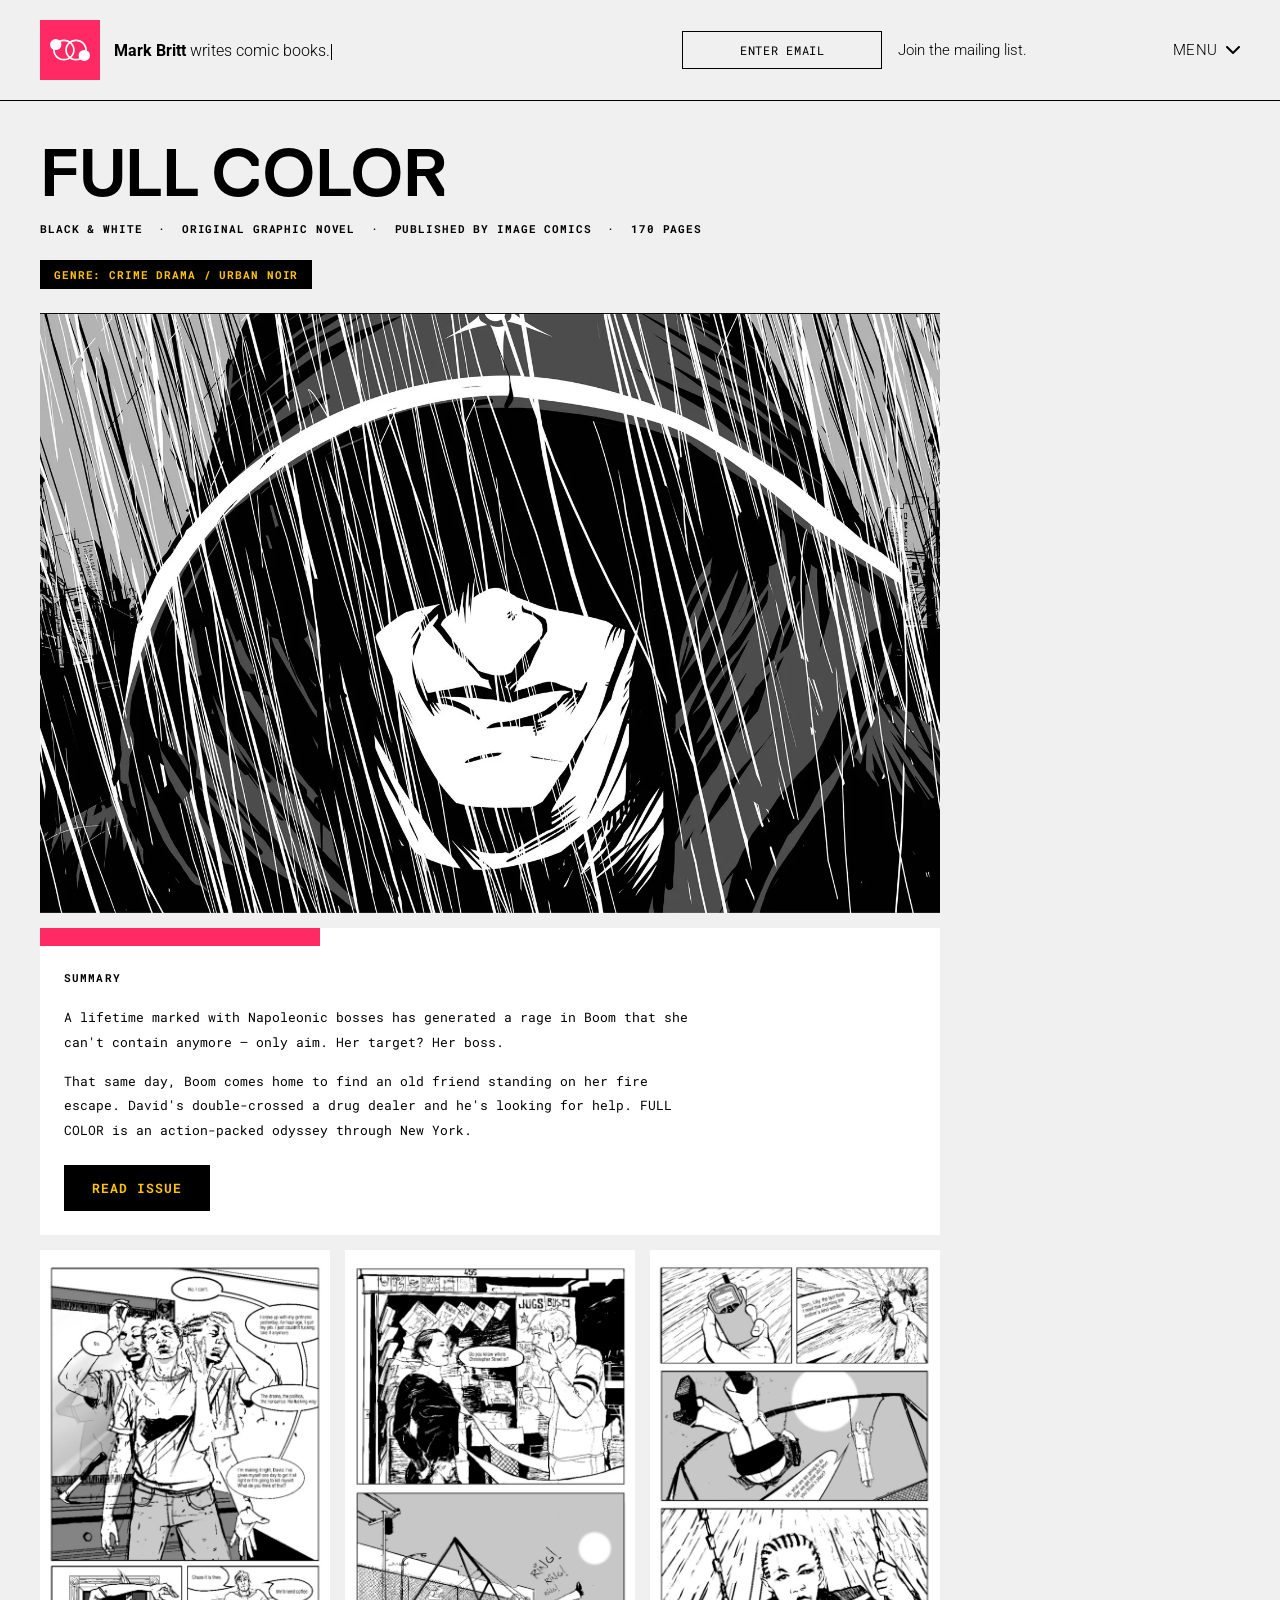
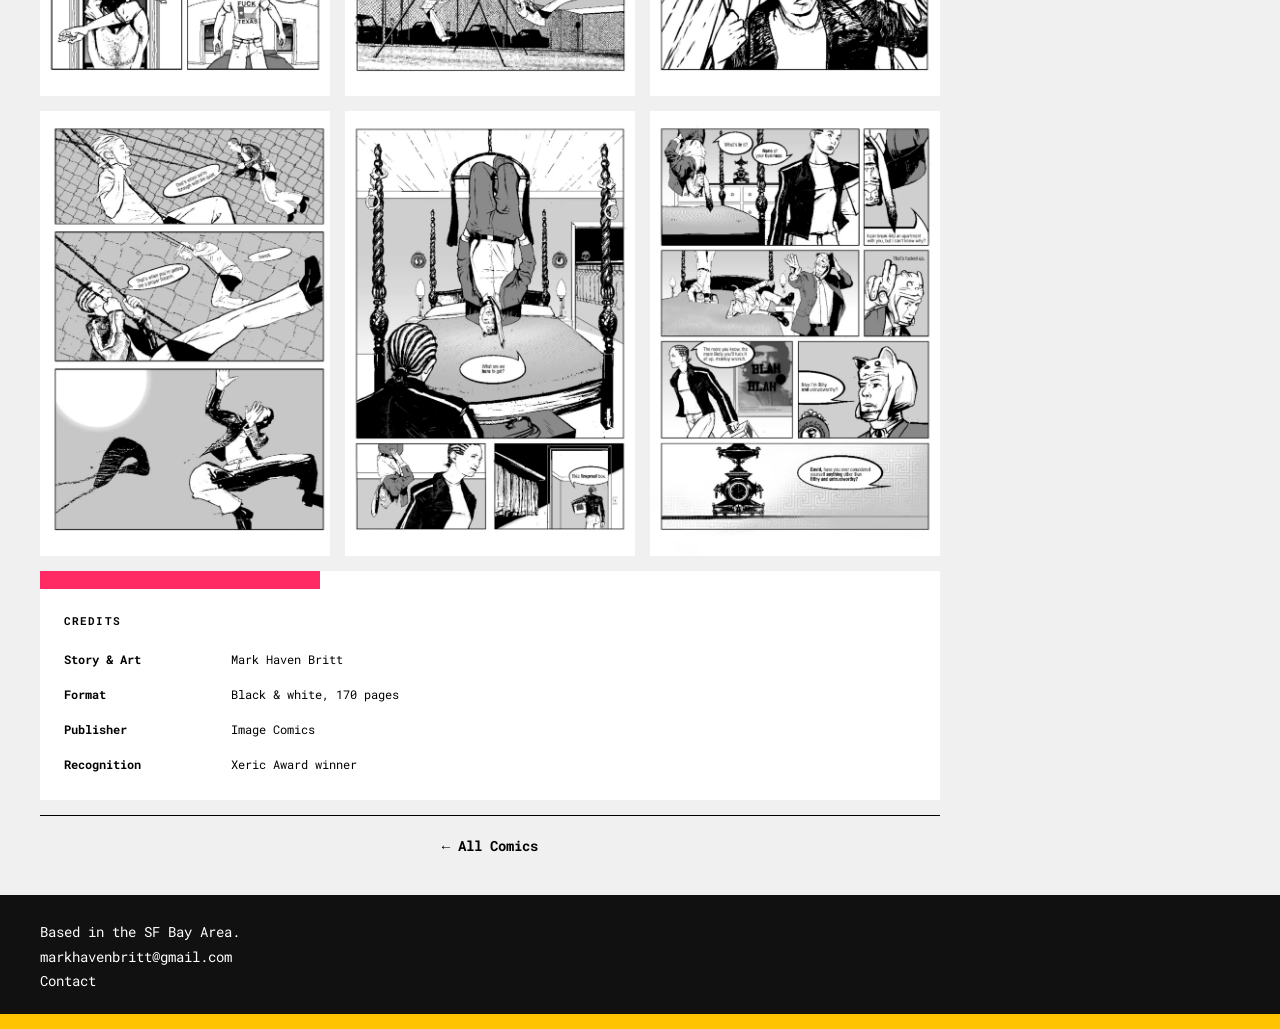
<file: fullcolor.html>
<!-- Mark Britt — comic book art site -->
<!DOCTYPE html>
<html lang="en">
<head>
    <!-- Google tag (gtag.js) -->
    <script async src="https://www.googletagmanager.com/gtag/js?id=G-1VC4P1QJFB"></script>
    <script>
        window.dataLayer = window.dataLayer || [];
        function gtag(){dataLayer.push(arguments);}
        gtag('js', new Date());
        gtag('config', 'G-1VC4P1QJFB');
    </script>
    <meta charset="UTF-8">
    <meta name="viewport" content="width=device-width, initial-scale=1.0">
    <title>FULL COLOR — MarkMakesComics</title>
    <meta property="og:title" content="FULL COLOR — Mark Britt Comics">
    <meta property="og:description" content="A lifetime of dealing with Napoleonic bosses has pushed Boom over the edge. She is out for revenge. FULL COLOR is a high-octane New York odyssey.">
    <meta property="og:type" content="website">
    <meta property="og:image" content="https://markmakescomics.com/og-image.png">
    <meta property="og:image:width" content="1200">
    <meta property="og:image:height" content="630">
    <meta name="twitter:card" content="summary_large_image">
    <meta name="twitter:image" content="https://markmakescomics.com/og-image.png">
    <link rel="icon" type="image/svg+xml" href="site-images/SVG/favicon.svg">
    <link rel="preconnect" href="https://fonts.googleapis.com">
    <link rel="preconnect" href="https://fonts.gstatic.com" crossorigin>
    <link href="https://fonts.googleapis.com/css2?family=Roboto:wght@300;400;500;600;700;900&family=Roboto+Mono:wght@400;700&display=swap" rel="stylesheet">
    <link rel="stylesheet" href="style.css">
    <style>
        :root {
            --yellow: #ffc301;
            --red: #ff2a63;
        }

        body { font-family: 'Roboto Mono', monospace; }

        header {
            position: sticky;
            top: 0;
            z-index: 60;
            background: #f0f0f0;
            border-bottom: 1px solid #000;
            width: 100%;
            padding: 20px 40px;
            box-sizing: border-box;
        }

        .brand {
            display: flex;
            align-items: center;
            gap: 14px;
        }

        .brand .tagline {
            font-family: 'Roboto', sans-serif;
            font-size: 16px;
            font-weight: 300;
        }

        .brand .tagline strong { font-weight: 700; }

        .brand .tagline .typed { font-weight: 300; }

        /* Reserve the width of the longest phrase so the header doesn't shift
           while the text types/erases. */
        .brand .tagline .typed-wrap {
            position: relative;
            display: inline-block;
        }

        .brand .tagline .typed-sizer {
            visibility: hidden;
            white-space: nowrap;
        }

        .brand .tagline .typed-live {
            position: absolute;
            left: 0;
            top: 0;
            white-space: nowrap;
        }

        .brand .tagline .typed strong { font-weight: 700; }

        .brand .tagline .type-cursor {
            display: inline-block;
            width: 1px;
            height: 1em;
            margin-left: 1px;
            background: #000;
            vertical-align: text-bottom;
            animation: type-blink 1s step-end infinite;
        }

        @keyframes type-blink {
            0%, 100% { opacity: 1; }
            50%      { opacity: 0; }
        }

        @media (prefers-reduced-motion: reduce) {
            .brand .tagline .type-cursor { animation: none; }
        }

        .nav-right a {
            font-family: 'Roboto', sans-serif;
            font-weight: 300;
            font-size: 15px;
            text-decoration: none;
            color: #000;
        }

        .nav-right a:hover { text-decoration: underline; }

        .menu-toggle {
            display: flex;
            align-items: center;
            gap: 8px;
            background: none;
            border: none;
            padding: 0;
            font-family: 'Roboto', sans-serif;
            font-weight: 300;
            font-size: 15px;
            letter-spacing: 0.04em;
            text-transform: uppercase;
            color: #000;
            cursor: pointer;
        }

        .menu-toggle .menu-caret {
            color: #000;
            transition: transform 0.2s ease, color 0.2s ease;
        }

        .menu-toggle[aria-expanded="true"] .menu-caret {
            color: var(--red);
            transform: rotate(180deg);
        }

        .menu-panel {
            position: absolute;
            top: 100%;
            right: 40px;
            width: 320px;
            box-sizing: border-box;
            background: #f0f0f0;
            border: 1px solid #000;
            border-top: none;
            padding: 36px 32px;
            display: none;
            flex-direction: column;
            z-index: 59;
        }

        .menu-panel.open { display: flex; }

        .menu-panel a {
            font-family: 'Roboto', sans-serif;
            font-weight: 300;
            font-size: 20px;
            letter-spacing: 0.03em;
            text-transform: uppercase;
            color: #000;
            text-decoration: none;
            text-align: right;
            padding: 16px 0;
        }

        .menu-panel a:hover { text-decoration: underline; }

        @media (max-width: 768px) {
            .frame { padding: 0 20px; }

            header {
                flex-wrap: nowrap;
                gap: 14px;
                justify-content: space-between;
                align-items: center;
                padding: 14px 20px;
            }
            .brand .tagline { display: none; }

            .menu-panel { right: 20px; width: auto; left: 20px; padding: 28px 24px; }
            .menu-panel a { font-size: 18px; padding: 14px 0; }

            footer { padding: 16px 20px 0; }
        }
        /* Mailing list — header module */
        .header-signup {
            display: flex;
            align-items: center;
        }

        .header-signup__controls {
            display: flex;
            align-items: center;
            gap: 16px;
        }

        .header-signup__field {
            width: 200px;
            box-sizing: border-box;
            border: 1px solid #000;
            background: transparent;
            padding: 10px 14px;
            font-family: 'Roboto Mono', monospace;
            font-size: 12px;
            letter-spacing: 0.06em;
            text-transform: uppercase;
            text-align: center;
            color: #000;
        }

        .header-signup__field::placeholder { color: #000; opacity: 1; }

        .header-signup__field:focus {
            outline: 2px solid var(--yellow);
            outline-offset: -1px;
        }

        .header-signup__submit {
            background: none;
            border: none;
            padding: 0;
            font-family: 'Roboto', sans-serif;
            font-weight: 300;
            font-size: 15px;
            color: #000;
            cursor: pointer;
            white-space: nowrap;
        }

        .header-signup__submit:hover { text-decoration: underline; }

        .header-signup__submit:disabled { opacity: 0.6; cursor: default; }

        .header-signup__status {
            display: none;
            font-family: 'Roboto Mono', monospace;
            font-size: 12px;
            letter-spacing: 0.06em;
            text-transform: uppercase;
            background: #000;
            color: var(--yellow);
            padding: 10px 16px;
            white-space: nowrap;
        }

        .header-signup__status.visible { display: inline-block; }

        @media (max-width: 768px) {
            .header-signup {
                width: calc(100% + 40px);
                margin: 12px -20px 0;
                padding: 14px 20px;
                background: #000;
                box-sizing: border-box;
            }

            .header-signup__controls {
                width: 100%;
                gap: 10px;
            }

            .header-signup__field {
                flex: 1;
                width: auto;
                min-width: 0;
                border: none;
                background: #fff;
                padding: 14px;
                font-size: 13px;
            }

            .header-signup__submit {
                flex-shrink: 0;
                background: var(--yellow);
                color: #000;
                font-family: 'Roboto Mono', monospace;
                font-weight: 700;
                font-size: 12px;
                letter-spacing: 0.04em;
                text-transform: uppercase;
                padding: 14px 18px;
            }

            .header-signup__submit:hover { text-decoration: none; opacity: 0.85; }

            .header-signup__status {
                width: 100%;
                text-align: center;
                box-sizing: border-box;
            }
        }

        .read-issue-btn {
            display: inline-block;
            background: #000;
            color: var(--yellow);
            font-family: 'Roboto Mono', monospace;
            font-size: 13px;
            font-weight: 700;
            letter-spacing: 0.08em;
            text-transform: uppercase;
            padding: 14px 28px;
            margin-top: 8px;
            text-decoration: none;
        }

        .read-issue-btn:hover {
            text-decoration: underline;
        }
    </style>
</head>
<body>

    <header>
        <div class="brand">
            <a href="index.html" class="logo-link" aria-label="Home">
                <div class="logo">
                    <img src="site-images/SVG/logo.svg" alt="Mark Britt">
                </div>
            </a>
            <span class="tagline"><strong>Mark Britt</strong> <span class="typed-wrap"><span class="typed-sizer" aria-hidden="true">was raised Irish Catholic but is now mostly witch.</span><span class="typed-live"><span class="typed" id="typedRole"></span><span class="type-cursor" aria-hidden="true"></span></span></span></span>
        </div>
        <form class="header-signup" id="mailingListForm" method="POST" action="https://fca71fe8.sibforms.com/serve/[base64]" target="brevoHiddenFrame">
            <span class="header-signup__controls">
                <input type="email" name="EMAIL" class="header-signup__field" placeholder="ENTER EMAIL" aria-label="Enter email" autocomplete="email" required>
                <input type="text" name="email_address_check" value="" style="display:none" tabindex="-1" autocomplete="off">
                <input type="hidden" name="locale" value="en">
                <input type="hidden" name="html_type" value="simple">
                <button type="submit" class="header-signup__submit">Join the mailing list.</button>
            </span>
            <span class="header-signup__status" id="mailingListStatus">Signed Up &mdash; Check Email</span>
        </form>
        <iframe name="brevoHiddenFrame" style="display:none" aria-hidden="true" tabindex="-1" title="Brevo form submission target"></iframe>
        <div class="nav-right">
            <button class="menu-toggle" id="menuToggle" type="button" aria-expanded="false" aria-controls="menuPanel">
                MENU
                <svg class="menu-caret" width="14" height="9" viewBox="0 0 14 9" fill="none" aria-hidden="true">
                    <path d="M1 1L7 7L13 1" stroke="currentColor" stroke-width="2" stroke-linecap="round" stroke-linejoin="round"/>
                </svg>
            </button>
        </div>
        <nav class="menu-panel" id="menuPanel">
            <a href="index.html#comics">COMICS</a>
            <a href="about.html">ABOUT</a>
            <a href="store.html">STORE</a>
            <a href="contact.html">CONTACT</a>
            <a href="mailing-list.html">MAILING LIST</a>
            <a href="foreditors.html">FOR EDITORS</a>
            <a href="index.html">HOME</a>
        </nav>
    </header>

    <div class="frame">

        <!-- Title + format facts -->
        <section class="preview-hero">
            <h1 class="slide-in">FULL COLOR</h1>
            <p class="preview-hero__facts">Black &amp; white &nbsp;&middot;&nbsp; Original graphic novel &nbsp;&middot;&nbsp; Published by Image Comics &nbsp;&middot;&nbsp; 170 pages</p>
        </section>

        <!-- Genre -->
        <span class="preview-tag">Genre: Crime Drama / Urban Noir</span>

        <!-- Hero image -->
        <img class="preview-full-image" src="site-images/fullcolor-preview/hero.webp" alt="A hooded figure in the rain, close on a clenched jaw">

        <!-- Summary -->
        <div class="preview-box">
            <div class="color-bar"></div>
            <h2>Summary</h2>
            <p>A lifetime marked with Napoleonic bosses has generated a rage in Boom that she can't contain anymore &mdash; only aim. Her target? Her boss.</p>
            <p>That same day, Boom comes home to find an old friend standing on her fire escape. David's double-crossed a drug dealer and he's looking for help. FULL COLOR is an action-packed odyssey through New York.</p>
            <a class="read-issue-btn" href="fullcolor_chapter01.pdf" target="_blank">READ ISSUE</a>
        </div>

        <!-- Page gallery -->
        <div class="page-grid">
            <img src="site-images/fullcolor-preview/page-01.webp" alt="Full Color preview page" loading="lazy">
            <img src="site-images/fullcolor-preview/page-02.webp" alt="Full Color preview page" loading="lazy">
            <img src="site-images/fullcolor-preview/page-03.webp" alt="Full Color preview page" loading="lazy">
        </div>
        <div class="page-grid">
            <img src="site-images/fullcolor-preview/page-04.webp" alt="Full Color preview page" loading="lazy">
            <img src="site-images/fullcolor-preview/page-05.webp" alt="Full Color preview page" loading="lazy">
            <img src="site-images/fullcolor-preview/page-06.webp" alt="Full Color preview page" loading="lazy">
        </div>

        <!-- Credits -->
        <div class="preview-box">
            <div class="color-bar"></div>
            <h2>Credits</h2>
            <div class="credits-list">
                <p><strong>Story &amp; Art</strong> Mark Haven Britt</p>
                <p><strong>Format</strong> Black &amp; white, 170 pages</p>
                <p><strong>Publisher</strong> Image Comics</p>
                <p><strong>Recognition</strong> Xeric Award winner</p>
            </div>
        </div>

        <!-- Back to all comics -->
        <nav class="preview-nav">
            <a href="index.html">&larr; All Comics</a>
        </nav>

    </div><!-- end .frame -->

    <!-- Footer -->
    <footer>
        <div class="footer-row">
            <p>
                Based in the SF Bay Area.<br>
                <a href="contact.html">markhavenbritt@gmail.com</a>
            </p>
            <nav class="footer-links">
                <a href="contact.html">Contact</a>
            </nav>
        </div>
        <div class="base-bar"></div>
    </footer>

    <script>
        (function () {
            const btn = document.getElementById('menuToggle');
            const panel = document.getElementById('menuPanel');
            if (!btn || !panel) return;
            function closeMenu() { btn.setAttribute('aria-expanded', 'false'); panel.classList.remove('open'); }
            function openMenu() { btn.setAttribute('aria-expanded', 'true'); panel.classList.add('open'); }
            btn.addEventListener('click', function (e) {
                e.stopPropagation();
                (btn.getAttribute('aria-expanded') === 'true') ? closeMenu() : openMenu();
            });
            document.addEventListener('click', function (e) {
                if (!panel.contains(e.target) && e.target !== btn) closeMenu();
            });
            document.addEventListener('keydown', function (e) { if (e.key === 'Escape') closeMenu(); });
        })();
    </script>
    <script>
        window.addEventListener('DOMContentLoaded', function () {
            document.querySelectorAll('.slide-in').forEach(function (el) {
                requestAnimationFrame(function () { el.classList.add('visible'); });
            });
        });
    </script>

    <!-- Tagline typewriter: cycle full "Mark Britt is..." sentences -->
    <script>
        (function () {
            const el = document.getElementById('typedRole');
            if (!el) return;

            const phrases = [
                'writes comic books.',
                "thinks you're doing great.",
                'draws rad comics.',
                'makes narrative art.',
                'is gonna win the whole damn thing.',
                'likes Larry Stroman art.',
                'is a sober single dad.',
                'was raised Irish Catholic but is now mostly witch.'
            ];

            const TYPE_SPEED   = 55;
            const ERASE_SPEED  = 30;
            const HOLD_FULL    = 1900;
            const HOLD_EMPTY   = 350;

            let p = 0, c = 0, erasing = false;

            function tick() {
                const phrase = phrases[p];
                if (!erasing) {
                    c++;
                    el.textContent = phrase.slice(0, c);
                    if (c === phrase.length) { erasing = true; return setTimeout(tick, HOLD_FULL); }
                    return setTimeout(tick, TYPE_SPEED);
                } else {
                    c--;
                    el.textContent = phrase.slice(0, c);
                    if (c === 0) { erasing = false; p = (p + 1) % phrases.length; return setTimeout(tick, HOLD_EMPTY); }
                    return setTimeout(tick, ERASE_SPEED);
                }
            }
            tick();
        })();
    </script>

    <!-- Header mailing list module: fake-submit, show a persistent signed-up indicator -->
    <script>
        (function () {
            var form = document.getElementById('mailingListForm');
            var status = document.getElementById('mailingListStatus');
            if (!form || !status) return;
            var controls = form.querySelector('.header-signup__controls');
            var submitBtn = form.querySelector('.header-signup__submit');

            form.addEventListener('submit', function () {
                submitBtn.disabled = true;
                submitBtn.textContent = 'Joining...';

                setTimeout(function () {
                    controls.style.display = 'none';
                    status.className = 'header-signup__status visible';
                }, 600);
            });
        })();
    </script>

</body>
</html>
</file>
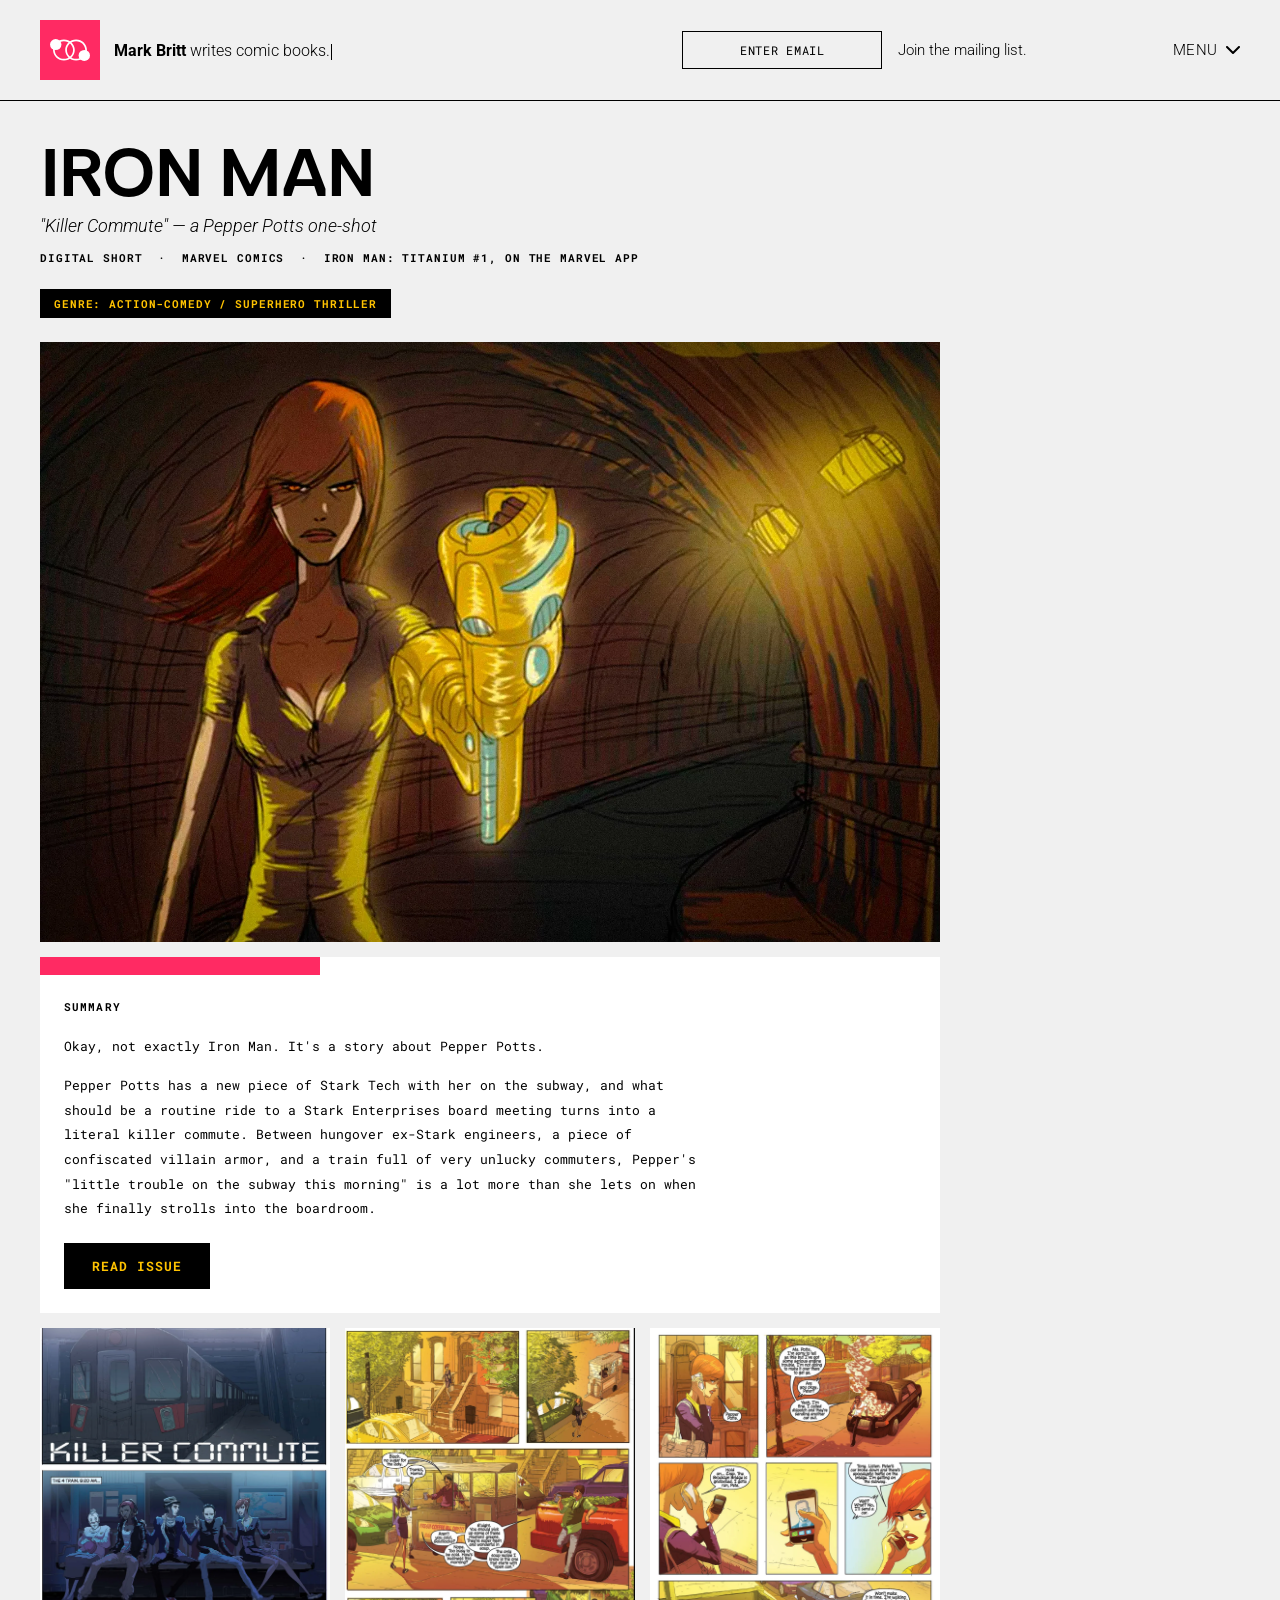
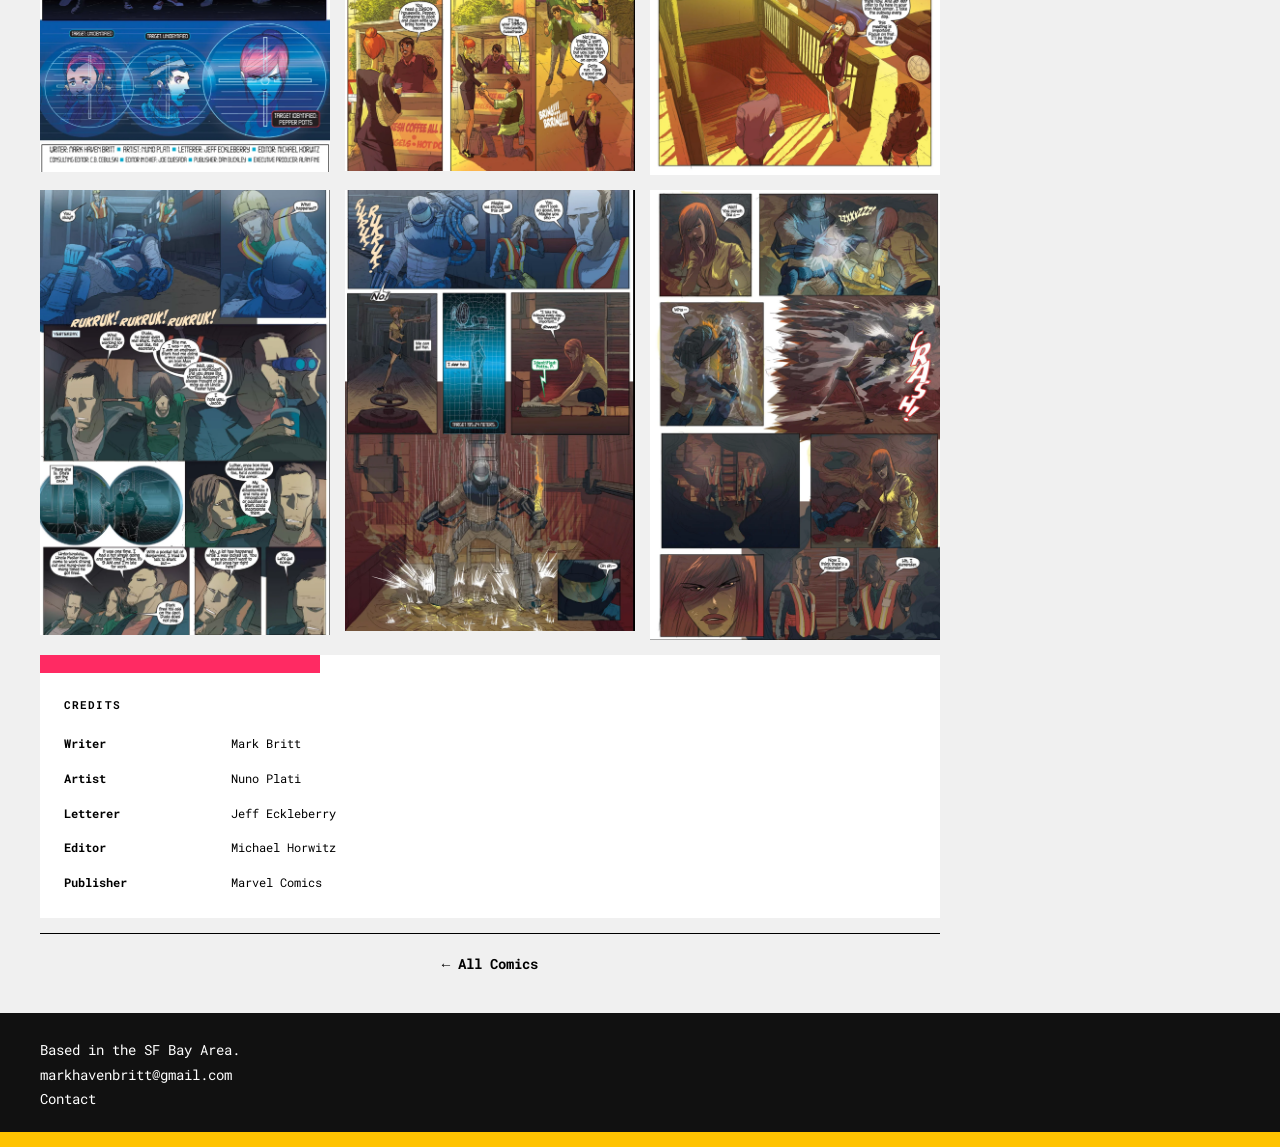
<file: ironman.html>
<!-- Mark Britt — comic book art site -->
<!DOCTYPE html>
<html lang="en">
<head>
    <!-- Google tag (gtag.js) -->
    <script async src="https://www.googletagmanager.com/gtag/js?id=G-1VC4P1QJFB"></script>
    <script>
        window.dataLayer = window.dataLayer || [];
        function gtag(){dataLayer.push(arguments);}
        gtag('js', new Date());
        gtag('config', 'G-1VC4P1QJFB');
    </script>
    <meta charset="UTF-8">
    <meta name="viewport" content="width=device-width, initial-scale=1.0">
    <title>IRON MAN — MarkMakesComics</title>
    <meta property="og:title" content="IRON MAN — Mark Britt Comics">
    <meta property="og:description" content="Pepper Potts has a new piece of Stark Tech with her on the subway. Her trip to work quickly turns into a literal killer commute.">
    <meta property="og:type" content="website">
    <meta property="og:image" content="https://markmakescomics.com/og-image.png">
    <meta property="og:image:width" content="1200">
    <meta property="og:image:height" content="630">
    <meta name="twitter:card" content="summary_large_image">
    <meta name="twitter:image" content="https://markmakescomics.com/og-image.png">
    <link rel="icon" type="image/svg+xml" href="site-images/SVG/favicon.svg">
    <link rel="preconnect" href="https://fonts.googleapis.com">
    <link rel="preconnect" href="https://fonts.gstatic.com" crossorigin>
    <link href="https://fonts.googleapis.com/css2?family=Roboto:wght@300;400;500;600;700;900&family=Roboto+Mono:wght@400;700&display=swap" rel="stylesheet">
    <link rel="stylesheet" href="style.css">
    <style>
        :root {
            --yellow: #ffc301;
            --red: #ff2a63;
        }

        body { font-family: 'Roboto Mono', monospace; }

        header {
            position: sticky;
            top: 0;
            z-index: 60;
            background: #f0f0f0;
            border-bottom: 1px solid #000;
            width: 100%;
            padding: 20px 40px;
            box-sizing: border-box;
        }

        .brand {
            display: flex;
            align-items: center;
            gap: 14px;
        }

        .brand .tagline {
            font-family: 'Roboto', sans-serif;
            font-size: 16px;
            font-weight: 300;
        }

        .brand .tagline strong { font-weight: 700; }

        .brand .tagline .typed { font-weight: 300; }

        /* Reserve the width of the longest phrase so the header doesn't shift
           while the text types/erases. */
        .brand .tagline .typed-wrap {
            position: relative;
            display: inline-block;
        }

        .brand .tagline .typed-sizer {
            visibility: hidden;
            white-space: nowrap;
        }

        .brand .tagline .typed-live {
            position: absolute;
            left: 0;
            top: 0;
            white-space: nowrap;
        }

        .brand .tagline .typed strong { font-weight: 700; }

        .brand .tagline .type-cursor {
            display: inline-block;
            width: 1px;
            height: 1em;
            margin-left: 1px;
            background: #000;
            vertical-align: text-bottom;
            animation: type-blink 1s step-end infinite;
        }

        @keyframes type-blink {
            0%, 100% { opacity: 1; }
            50%      { opacity: 0; }
        }

        @media (prefers-reduced-motion: reduce) {
            .brand .tagline .type-cursor { animation: none; }
        }

        .nav-right a {
            font-family: 'Roboto', sans-serif;
            font-weight: 300;
            font-size: 15px;
            text-decoration: none;
            color: #000;
        }

        .nav-right a:hover { text-decoration: underline; }

        .menu-toggle {
            display: flex;
            align-items: center;
            gap: 8px;
            background: none;
            border: none;
            padding: 0;
            font-family: 'Roboto', sans-serif;
            font-weight: 300;
            font-size: 15px;
            letter-spacing: 0.04em;
            text-transform: uppercase;
            color: #000;
            cursor: pointer;
        }

        .menu-toggle .menu-caret {
            color: #000;
            transition: transform 0.2s ease, color 0.2s ease;
        }

        .menu-toggle[aria-expanded="true"] .menu-caret {
            color: var(--red);
            transform: rotate(180deg);
        }

        .menu-panel {
            position: absolute;
            top: 100%;
            right: 40px;
            width: 320px;
            box-sizing: border-box;
            background: #f0f0f0;
            border: 1px solid #000;
            border-top: none;
            padding: 36px 32px;
            display: none;
            flex-direction: column;
            z-index: 59;
        }

        .menu-panel.open { display: flex; }

        .menu-panel a {
            font-family: 'Roboto', sans-serif;
            font-weight: 300;
            font-size: 20px;
            letter-spacing: 0.03em;
            text-transform: uppercase;
            color: #000;
            text-decoration: none;
            text-align: right;
            padding: 16px 0;
        }

        .menu-panel a:hover { text-decoration: underline; }

        .preview-hero__byline {
            font-family: 'Roboto', sans-serif;
            font-style: italic;
            font-size: 18px;
            font-weight: 300;
            margin: -6px 0 14px;
        }

        @media (max-width: 768px) {
            .frame { padding: 0 20px; }

            header {
                flex-wrap: nowrap;
                gap: 14px;
                justify-content: space-between;
                align-items: center;
                padding: 14px 20px;
            }
            .brand .tagline { display: none; }

            .menu-panel { right: 20px; width: auto; left: 20px; padding: 28px 24px; }
            .menu-panel a { font-size: 18px; padding: 14px 0; }

            footer { padding: 16px 20px 0; }
        }
        /* Mailing list — header module */
        .header-signup {
            display: flex;
            align-items: center;
        }

        .header-signup__controls {
            display: flex;
            align-items: center;
            gap: 16px;
        }

        .header-signup__field {
            width: 200px;
            box-sizing: border-box;
            border: 1px solid #000;
            background: transparent;
            padding: 10px 14px;
            font-family: 'Roboto Mono', monospace;
            font-size: 12px;
            letter-spacing: 0.06em;
            text-transform: uppercase;
            text-align: center;
            color: #000;
        }

        .header-signup__field::placeholder { color: #000; opacity: 1; }

        .header-signup__field:focus {
            outline: 2px solid var(--yellow);
            outline-offset: -1px;
        }

        .header-signup__submit {
            background: none;
            border: none;
            padding: 0;
            font-family: 'Roboto', sans-serif;
            font-weight: 300;
            font-size: 15px;
            color: #000;
            cursor: pointer;
            white-space: nowrap;
        }

        .header-signup__submit:hover { text-decoration: underline; }

        .header-signup__submit:disabled { opacity: 0.6; cursor: default; }

        .header-signup__status {
            display: none;
            font-family: 'Roboto Mono', monospace;
            font-size: 12px;
            letter-spacing: 0.06em;
            text-transform: uppercase;
            background: #000;
            color: var(--yellow);
            padding: 10px 16px;
            white-space: nowrap;
        }

        .header-signup__status.visible { display: inline-block; }

        @media (max-width: 768px) {
            .header-signup {
                width: calc(100% + 40px);
                margin: 12px -20px 0;
                padding: 14px 20px;
                background: #000;
                box-sizing: border-box;
            }

            .header-signup__controls {
                width: 100%;
                gap: 10px;
            }

            .header-signup__field {
                flex: 1;
                width: auto;
                min-width: 0;
                border: none;
                background: #fff;
                padding: 14px;
                font-size: 13px;
            }

            .header-signup__submit {
                flex-shrink: 0;
                background: var(--yellow);
                color: #000;
                font-family: 'Roboto Mono', monospace;
                font-weight: 700;
                font-size: 12px;
                letter-spacing: 0.04em;
                text-transform: uppercase;
                padding: 14px 18px;
            }

            .header-signup__submit:hover { text-decoration: none; opacity: 0.85; }

            .header-signup__status {
                width: 100%;
                text-align: center;
                box-sizing: border-box;
            }
        }

        .read-issue-btn {
            display: inline-block;
            background: #000;
            color: var(--yellow);
            font-family: 'Roboto Mono', monospace;
            font-size: 13px;
            font-weight: 700;
            letter-spacing: 0.08em;
            text-transform: uppercase;
            padding: 14px 28px;
            margin-top: 8px;
            text-decoration: none;
        }

        .read-issue-btn:hover {
            text-decoration: underline;
        }
    </style>
</head>
<body>

    <header>
        <div class="brand">
            <a href="index.html" class="logo-link" aria-label="Home">
                <div class="logo">
                    <img src="site-images/SVG/logo.svg" alt="Mark Britt">
                </div>
            </a>
            <span class="tagline"><strong>Mark Britt</strong> <span class="typed-wrap"><span class="typed-sizer" aria-hidden="true">was raised Irish Catholic but is now mostly witch.</span><span class="typed-live"><span class="typed" id="typedRole"></span><span class="type-cursor" aria-hidden="true"></span></span></span></span>
        </div>
        <form class="header-signup" id="mailingListForm" method="POST" action="https://fca71fe8.sibforms.com/serve/[base64]" target="brevoHiddenFrame">
            <span class="header-signup__controls">
                <input type="email" name="EMAIL" class="header-signup__field" placeholder="ENTER EMAIL" aria-label="Enter email" autocomplete="email" required>
                <input type="text" name="email_address_check" value="" style="display:none" tabindex="-1" autocomplete="off">
                <input type="hidden" name="locale" value="en">
                <input type="hidden" name="html_type" value="simple">
                <button type="submit" class="header-signup__submit">Join the mailing list.</button>
            </span>
            <span class="header-signup__status" id="mailingListStatus">Signed Up &mdash; Check Email</span>
        </form>
        <iframe name="brevoHiddenFrame" style="display:none" aria-hidden="true" tabindex="-1" title="Brevo form submission target"></iframe>
        <div class="nav-right">
            <button class="menu-toggle" id="menuToggle" type="button" aria-expanded="false" aria-controls="menuPanel">
                MENU
                <svg class="menu-caret" width="14" height="9" viewBox="0 0 14 9" fill="none" aria-hidden="true">
                    <path d="M1 1L7 7L13 1" stroke="currentColor" stroke-width="2" stroke-linecap="round" stroke-linejoin="round"/>
                </svg>
            </button>
        </div>
        <nav class="menu-panel" id="menuPanel">
            <a href="index.html#comics">COMICS</a>
            <a href="about.html">ABOUT</a>
            <a href="store.html">STORE</a>
            <a href="contact.html">CONTACT</a>
            <a href="mailing-list.html">MAILING LIST</a>
            <a href="foreditors.html">FOR EDITORS</a>
            <a href="index.html">HOME</a>
        </nav>
    </header>

    <div class="frame">

        <!-- Title + format facts -->
        <section class="preview-hero">
            <h1 class="slide-in">IRON MAN</h1>
            <p class="preview-hero__byline">"Killer Commute" &mdash; a Pepper Potts one-shot</p>
            <p class="preview-hero__facts">Digital short &nbsp;&middot;&nbsp; Marvel Comics &nbsp;&middot;&nbsp; Iron Man: Titanium #1, on the Marvel App</p>
        </section>

        <!-- Genre -->
        <span class="preview-tag">Genre: Action-Comedy / Superhero Thriller</span>

        <!-- Hero image -->
        <img class="preview-full-image" src="site-images/ironman-preview/hero.webp" alt="A glowing gold piece of Stark Tech in a dark subway tunnel">

        <!-- Summary -->
        <div class="preview-box">
            <div class="color-bar"></div>
            <h2>Summary</h2>
            <p>Okay, not exactly Iron Man. It's a story about Pepper Potts.</p>
            <p>Pepper Potts has a new piece of Stark Tech with her on the subway, and what should be a routine ride to a Stark Enterprises board meeting turns into a literal killer commute. Between hungover ex-Stark engineers, a piece of confiscated villain armor, and a train full of very unlucky commuters, Pepper's "little trouble on the subway this morning" is a lot more than she lets on when she finally strolls into the boardroom.</p>
            <a class="read-issue-btn" href="IRONMAN.pdf" target="_blank">READ ISSUE</a>
        </div>

        <!-- Page gallery -->
        <div class="page-grid">
            <img src="site-images/ironman-preview/page-01.webp" alt="Killer Commute title page and target ID sequence" loading="lazy">
            <img src="site-images/ironman-preview/page-02.webp" alt="Iron Man preview page" loading="lazy">
            <img src="site-images/ironman-preview/page-03.webp" alt="Iron Man preview page" loading="lazy">
        </div>
        <div class="page-grid">
            <img src="site-images/ironman-preview/page-04.webp" alt="Iron Man preview page" loading="lazy">
            <img src="site-images/ironman-preview/page-05.webp" alt="Iron Man preview page" loading="lazy">
            <img src="site-images/ironman-preview/page-06.webp" alt="Iron Man preview page" loading="lazy">
        </div>

        <!-- Credits -->
        <div class="preview-box">
            <div class="color-bar"></div>
            <h2>Credits</h2>
            <div class="credits-list">
                <p><strong>Writer</strong> Mark Britt</p>
                <p><strong>Artist</strong> Nuno Plati</p>
                <p><strong>Letterer</strong> Jeff Eckleberry</p>
                <p><strong>Editor</strong> Michael Horwitz</p>
                <p><strong>Publisher</strong> Marvel Comics</p>
            </div>
        </div>

        <!-- Back to all comics -->
        <nav class="preview-nav">
            <a href="index.html">&larr; All Comics</a>
        </nav>

    </div><!-- end .frame -->

    <!-- Footer -->
    <footer>
        <div class="footer-row">
            <p>
                Based in the SF Bay Area.<br>
                <a href="contact.html">markhavenbritt@gmail.com</a>
            </p>
            <nav class="footer-links">
                <a href="contact.html">Contact</a>
            </nav>
        </div>
        <div class="base-bar"></div>
    </footer>

    <script>
        (function () {
            const btn = document.getElementById('menuToggle');
            const panel = document.getElementById('menuPanel');
            if (!btn || !panel) return;
            function closeMenu() { btn.setAttribute('aria-expanded', 'false'); panel.classList.remove('open'); }
            function openMenu() { btn.setAttribute('aria-expanded', 'true'); panel.classList.add('open'); }
            btn.addEventListener('click', function (e) {
                e.stopPropagation();
                (btn.getAttribute('aria-expanded') === 'true') ? closeMenu() : openMenu();
            });
            document.addEventListener('click', function (e) {
                if (!panel.contains(e.target) && e.target !== btn) closeMenu();
            });
            document.addEventListener('keydown', function (e) { if (e.key === 'Escape') closeMenu(); });
        })();
    </script>
    <script>
        window.addEventListener('DOMContentLoaded', function () {
            document.querySelectorAll('.slide-in').forEach(function (el) {
                requestAnimationFrame(function () { el.classList.add('visible'); });
            });
        });
    </script>

    <!-- Tagline typewriter: cycle full "Mark Britt is..." sentences -->
    <script>
        (function () {
            const el = document.getElementById('typedRole');
            if (!el) return;

            const phrases = [
                'writes comic books.',
                "thinks you're doing great.",
                'draws rad comics.',
                'makes narrative art.',
                'is gonna win the whole damn thing.',
                'likes Larry Stroman art.',
                'is a sober single dad.',
                'was raised Irish Catholic but is now mostly witch.'
            ];

            const TYPE_SPEED   = 55;
            const ERASE_SPEED  = 30;
            const HOLD_FULL    = 1900;
            const HOLD_EMPTY   = 350;

            let p = 0, c = 0, erasing = false;

            function tick() {
                const phrase = phrases[p];
                if (!erasing) {
                    c++;
                    el.textContent = phrase.slice(0, c);
                    if (c === phrase.length) { erasing = true; return setTimeout(tick, HOLD_FULL); }
                    return setTimeout(tick, TYPE_SPEED);
                } else {
                    c--;
                    el.textContent = phrase.slice(0, c);
                    if (c === 0) { erasing = false; p = (p + 1) % phrases.length; return setTimeout(tick, HOLD_EMPTY); }
                    return setTimeout(tick, ERASE_SPEED);
                }
            }
            tick();
        })();
    </script>

    <!-- Header mailing list module: fake-submit, show a persistent signed-up indicator -->
    <script>
        (function () {
            var form = document.getElementById('mailingListForm');
            var status = document.getElementById('mailingListStatus');
            if (!form || !status) return;
            var controls = form.querySelector('.header-signup__controls');
            var submitBtn = form.querySelector('.header-signup__submit');

            form.addEventListener('submit', function () {
                submitBtn.disabled = true;
                submitBtn.textContent = 'Joining...';

                setTimeout(function () {
                    controls.style.display = 'none';
                    status.className = 'header-signup__status visible';
                }, 600);
            });
        })();
    </script>

</body>
</html>
</file>
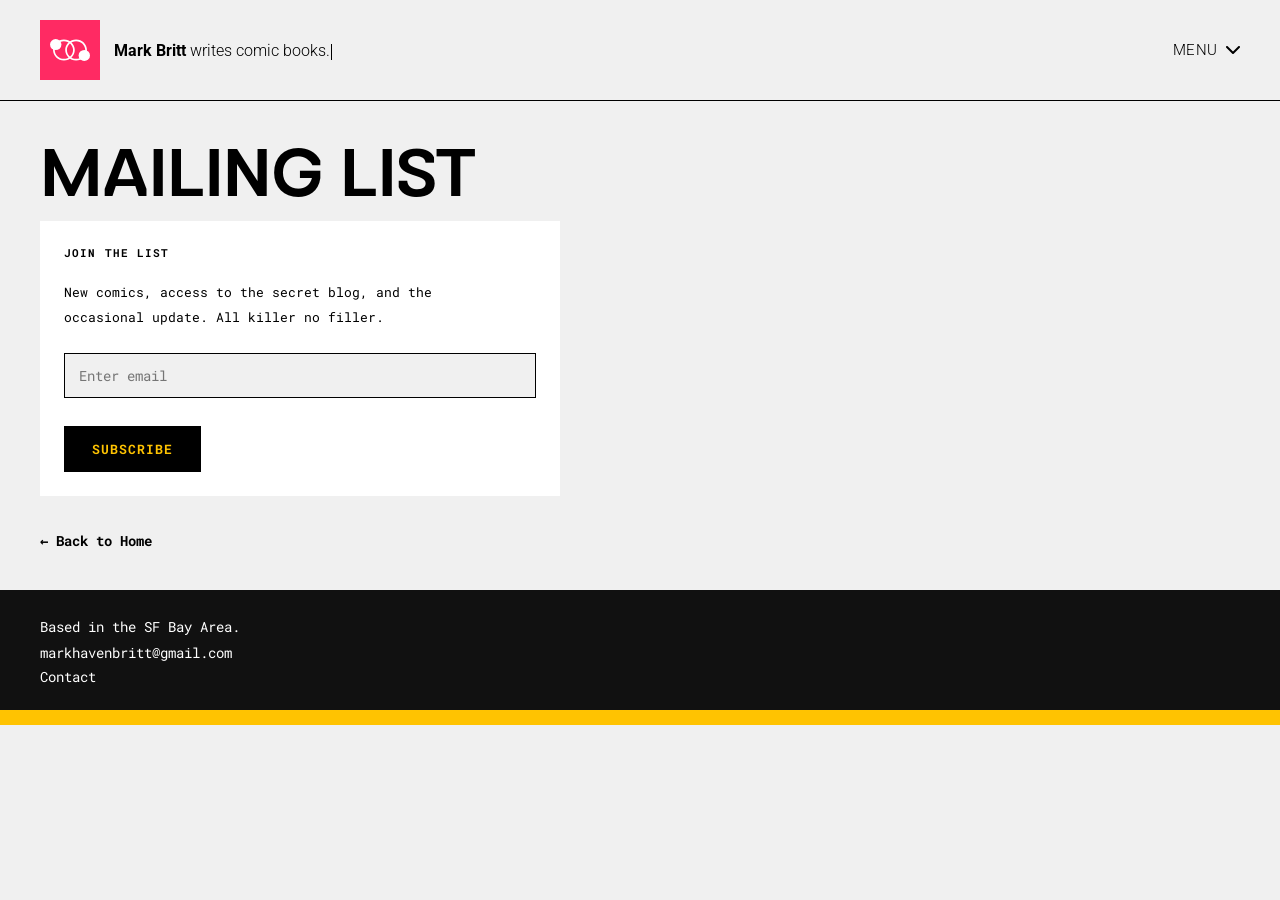
<file: mailing-list.html>
<!-- Mark Britt — comic book art site -->
<!DOCTYPE html>
<html lang="en">
<head>
    <!-- Google tag (gtag.js) -->
    <script async src="https://www.googletagmanager.com/gtag/js?id=G-1VC4P1QJFB"></script>
    <script>
        window.dataLayer = window.dataLayer || [];
        function gtag(){dataLayer.push(arguments);}
        gtag('js', new Date());
        gtag('config', 'G-1VC4P1QJFB');
    </script>
    <meta charset="UTF-8">
    <meta name="viewport" content="width=device-width, initial-scale=1.0">
    <title>Mailing List — MarkMakesComics</title>
    <meta property="og:title" content="Mailing List — Mark Britt Comics">
    <meta property="og:description" content="Join the mailing list for new comics and updates from Mark Britt.">
    <meta property="og:type" content="website">
    <meta property="og:image" content="https://markmakescomics.com/og-image.png">
    <meta property="og:image:width" content="1200">
    <meta property="og:image:height" content="630">
    <meta name="twitter:card" content="summary_large_image">
    <meta name="twitter:image" content="https://markmakescomics.com/og-image.png">
    <link rel="icon" type="image/svg+xml" href="site-images/SVG/favicon.svg">
    <link rel="preconnect" href="https://fonts.googleapis.com">
    <link rel="preconnect" href="https://fonts.gstatic.com" crossorigin>
    <link href="https://fonts.googleapis.com/css2?family=Roboto:wght@300;400;500;600;700;900&family=Roboto+Mono:wght@400;700&display=swap" rel="stylesheet">
    <link rel="stylesheet" href="style.css">
    <style>
        :root {
            --yellow: #ffc301;
            --red: #ff2a63;
        }

        body { font-family: 'Roboto Mono', monospace; }

        header {
            position: sticky;
            top: 0;
            z-index: 60;
            background: #f0f0f0;
            border-bottom: 1px solid #000;
            width: 100%;
            padding: 20px 40px;
            box-sizing: border-box;
        }

        .brand {
            display: flex;
            align-items: center;
            gap: 14px;
        }

        .brand .tagline {
            font-family: 'Roboto', sans-serif;
            font-size: 16px;
            font-weight: 300;
        }

        .brand .tagline strong { font-weight: 700; }

        .brand .tagline .typed { font-weight: 300; }

        /* Reserve the width of the longest phrase so the header doesn't shift
           while the text types/erases. */
        .brand .tagline .typed-wrap {
            position: relative;
            display: inline-block;
        }

        .brand .tagline .typed-sizer {
            visibility: hidden;
            white-space: nowrap;
        }

        .brand .tagline .typed-live {
            position: absolute;
            left: 0;
            top: 0;
            white-space: nowrap;
        }

        .brand .tagline .typed strong { font-weight: 700; }

        .brand .tagline .type-cursor {
            display: inline-block;
            width: 1px;
            height: 1em;
            margin-left: 1px;
            background: #000;
            vertical-align: text-bottom;
            animation: type-blink 1s step-end infinite;
        }

        @keyframes type-blink {
            0%, 100% { opacity: 1; }
            50%      { opacity: 0; }
        }

        @media (prefers-reduced-motion: reduce) {
            .brand .tagline .type-cursor { animation: none; }
        }

        .nav-right a {
            font-family: 'Roboto', sans-serif;
            font-weight: 300;
            font-size: 15px;
            text-decoration: none;
            color: #000;
        }

        .nav-right a:hover { text-decoration: underline; }

        .menu-toggle {
            display: flex;
            align-items: center;
            gap: 8px;
            background: none;
            border: none;
            padding: 0;
            font-family: 'Roboto', sans-serif;
            font-weight: 300;
            font-size: 15px;
            letter-spacing: 0.04em;
            text-transform: uppercase;
            color: #000;
            cursor: pointer;
        }

        .menu-toggle .menu-caret {
            color: #000;
            transition: transform 0.2s ease, color 0.2s ease;
        }

        .menu-toggle[aria-expanded="true"] .menu-caret {
            color: var(--red);
            transform: rotate(180deg);
        }

        .menu-panel {
            position: absolute;
            top: 100%;
            right: 40px;
            width: 320px;
            box-sizing: border-box;
            background: #f0f0f0;
            border: 1px solid #000;
            border-top: none;
            padding: 36px 32px;
            display: none;
            flex-direction: column;
            z-index: 59;
        }

        .menu-panel.open { display: flex; }

        .menu-panel a {
            font-family: 'Roboto', sans-serif;
            font-weight: 300;
            font-size: 20px;
            letter-spacing: 0.03em;
            text-transform: uppercase;
            color: #000;
            text-decoration: none;
            text-align: right;
            padding: 16px 0;
        }

        .menu-panel a:hover { text-decoration: underline; }

        /* ── Mailing list form ── */
        .form-box { max-width: 520px; }

        .form-field { margin-bottom: 22px; }

        .form-field:last-of-type { margin-bottom: 28px; }

        .form-field label {
            display: block;
            font-family: 'Roboto Mono', monospace;
            font-size: 11px;
            font-weight: 700;
            letter-spacing: 0.08em;
            text-transform: uppercase;
            margin-bottom: 8px;
        }

        .form-field input {
            width: 100%;
            box-sizing: border-box;
            border: 1px solid #000;
            background: #f0f0f0;
            padding: 12px 14px;
            font-family: 'Roboto Mono', monospace;
            font-size: 14px;
            color: #000;
        }

        .form-field input:focus {
            outline: 2px solid var(--yellow);
            outline-offset: -1px;
        }

        .form-submit {
            display: inline-block;
            background: #000;
            color: var(--yellow);
            font-family: 'Roboto Mono', monospace;
            font-size: 13px;
            font-weight: 700;
            letter-spacing: 0.08em;
            text-transform: uppercase;
            padding: 14px 28px;
            border: none;
            cursor: pointer;
        }

        .form-submit:hover { background: var(--red); color: #fff; }

        .form-submit:disabled { opacity: 0.6; cursor: default; }

        .form-status {
            display: none;
            margin-top: 18px;
            padding: 16px 18px;
            font-family: 'Roboto Mono', monospace;
        }

        .form-status.visible { display: block; }

        .form-status.success { background: #000; color: var(--yellow); }

        .form-status.error { background: var(--red); color: #fff; }

        .form-status__label {
            display: block;
            font-size: 13px;
            font-weight: 700;
            letter-spacing: 0.08em;
            text-transform: uppercase;
            margin-bottom: 4px;
        }

        .form-status__note {
            display: block;
            font-size: 12px;
            font-weight: 400;
            opacity: 0.85;
        }

        @media (max-width: 768px) {
            .frame { padding: 0 20px; }

            header {
                flex-wrap: nowrap;
                gap: 14px;
                justify-content: space-between;
                align-items: center;
                padding: 14px 20px;
            }
            .brand .tagline { display: none; }

            .menu-panel { right: 20px; width: auto; left: 20px; padding: 28px 24px; }
            .menu-panel a { font-size: 18px; padding: 14px 0; }


            footer { padding: 16px 20px 0; }
        }
        .preview-nav {
            border-top: none;
            justify-content: flex-start;
        }
    </style>
</head>
<body>

    <header>
        <div class="brand">
            <a href="index.html" class="logo-link" aria-label="Home">
                <div class="logo">
                    <img src="site-images/SVG/logo.svg" alt="Mark Britt">
                </div>
            </a>
            <span class="tagline"><strong>Mark Britt</strong> <span class="typed-wrap"><span class="typed-sizer" aria-hidden="true">was raised Irish Catholic but is now mostly witch.</span><span class="typed-live"><span class="typed" id="typedRole"></span><span class="type-cursor" aria-hidden="true"></span></span></span></span>
        </div>
        <div class="nav-right">
            <button class="menu-toggle" id="menuToggle" type="button" aria-expanded="false" aria-controls="menuPanel">
                MENU
                <svg class="menu-caret" width="14" height="9" viewBox="0 0 14 9" fill="none" aria-hidden="true">
                    <path d="M1 1L7 7L13 1" stroke="currentColor" stroke-width="2" stroke-linecap="round" stroke-linejoin="round"/>
                </svg>
            </button>
        </div>
        <nav class="menu-panel" id="menuPanel">
            <a href="index.html#comics">COMICS</a>
            <a href="about.html">ABOUT</a>
            <a href="store.html">STORE</a>
            <a href="contact.html">CONTACT</a>
            <a href="mailing-list.html">MAILING LIST</a>
            <a href="foreditors.html">FOR EDITORS</a>
            <a href="index.html">HOME</a>
        </nav>
    </header>

    <div class="frame">

        <!-- Title -->
        <section class="preview-hero">
            <h1 class="slide-in">MAILING LIST</h1>
        </section>

        <!-- Mailing list signup form (Brevo) -->
        <div class="preview-box form-box">
            <h2>Join the List</h2>
            <p style="margin-bottom: 24px; max-width: 440px;">New comics, access to the secret blog, and the occasional update. All killer no filler.</p>
            <form class="site-form" id="mailingListForm" method="POST" action="https://fca71fe8.sibforms.com/serve/[base64]" target="brevoHiddenFrame">
                <div class="form-field">
                    <input type="email" id="mlEmail" name="EMAIL" autocomplete="email" placeholder="Enter email" aria-label="Enter email" required>
                </div>
                <input type="text" name="email_address_check" value="" style="display:none" tabindex="-1" autocomplete="off">
                <input type="hidden" name="locale" value="en">
                <input type="hidden" name="html_type" value="simple">
                <button type="submit" class="form-submit">Subscribe</button>
            </form>
            <div class="form-status" id="mailingListStatus">
                <span class="form-status__label">Signed Up</span>
                <span class="form-status__note">Check your email to confirm your subscription.</span>
            </div>
        </div>
        <iframe name="brevoHiddenFrame" style="display:none" aria-hidden="true" tabindex="-1" title="Brevo form submission target"></iframe>

        <!-- Back to home -->
        <nav class="preview-nav">
            <a href="index.html">&larr; Back to Home</a>
        </nav>

    </div><!-- end .frame -->

    <!-- Footer -->
    <footer>
        <div class="footer-row">
            <p>
                Based in the SF Bay Area.<br>
                <a href="contact.html">markhavenbritt@gmail.com</a>
            </p>
            <nav class="footer-links">
                <a href="contact.html">Contact</a>
            </nav>
        </div>
        <div class="base-bar"></div>
    </footer>

    <script>
        (function () {
            const btn = document.getElementById('menuToggle');
            const panel = document.getElementById('menuPanel');
            if (!btn || !panel) return;
            function closeMenu() { btn.setAttribute('aria-expanded', 'false'); panel.classList.remove('open'); }
            function openMenu() { btn.setAttribute('aria-expanded', 'true'); panel.classList.add('open'); }
            btn.addEventListener('click', function (e) {
                e.stopPropagation();
                (btn.getAttribute('aria-expanded') === 'true') ? closeMenu() : openMenu();
            });
            document.addEventListener('click', function (e) {
                if (!panel.contains(e.target) && e.target !== btn) closeMenu();
            });
            document.addEventListener('keydown', function (e) { if (e.key === 'Escape') closeMenu(); });
        })();
    </script>
    <script>
        window.addEventListener('DOMContentLoaded', function () {
            document.querySelectorAll('.slide-in').forEach(function (el) {
                requestAnimationFrame(function () { el.classList.add('visible'); });
            });
        });
    </script>
    <script>
        (function () {
            var form = document.getElementById('mailingListForm');
            var status = document.getElementById('mailingListStatus');
            if (!form || !status) return;
            var submitBtn = form.querySelector('.form-submit');

            form.addEventListener('submit', function () {
                submitBtn.disabled = true;
                submitBtn.textContent = 'Subscribing...';

                setTimeout(function () {
                    form.style.display = 'none';
                    status.className = 'form-status visible success';
                }, 600);
            });
        })();
    </script>

    <!-- Tagline typewriter: cycle full "Mark Britt is..." sentences -->
    <script>
        (function () {
            const el = document.getElementById('typedRole');
            if (!el) return;

            const phrases = [
                'writes comic books.',
                "thinks you're doing great.",
                'draws rad comics.',
                'makes narrative art.',
                'is gonna win the whole damn thing.',
                'likes Larry Stroman art.',
                'is a sober single dad.',
                'was raised Irish Catholic but is now mostly witch.'
            ];

            const TYPE_SPEED   = 55;
            const ERASE_SPEED  = 30;
            const HOLD_FULL    = 1900;
            const HOLD_EMPTY   = 350;

            let p = 0, c = 0, erasing = false;

            function tick() {
                const phrase = phrases[p];
                if (!erasing) {
                    c++;
                    el.textContent = phrase.slice(0, c);
                    if (c === phrase.length) { erasing = true; return setTimeout(tick, HOLD_FULL); }
                    return setTimeout(tick, TYPE_SPEED);
                } else {
                    c--;
                    el.textContent = phrase.slice(0, c);
                    if (c === 0) { erasing = false; p = (p + 1) % phrases.length; return setTimeout(tick, HOLD_EMPTY); }
                    return setTimeout(tick, ERASE_SPEED);
                }
            }
            tick();
        })();
    </script>

</body>
</html>
</file>
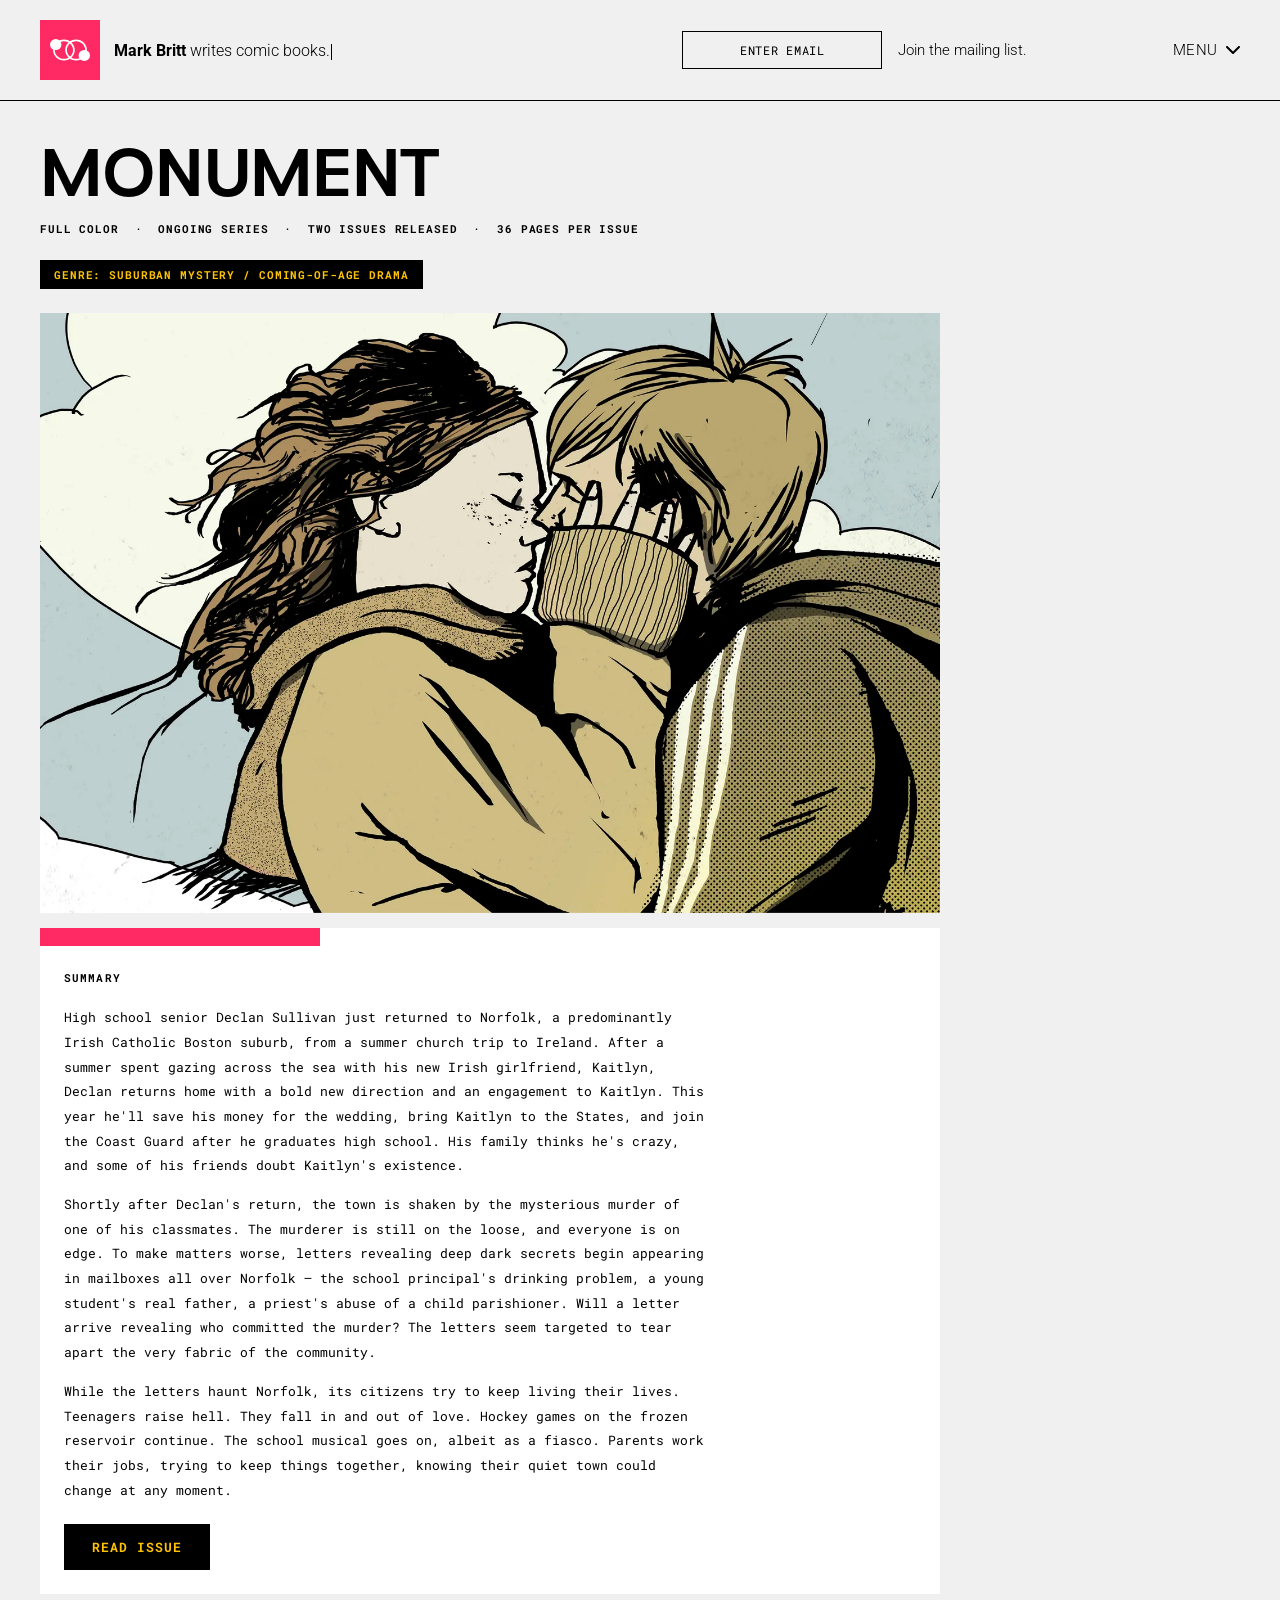
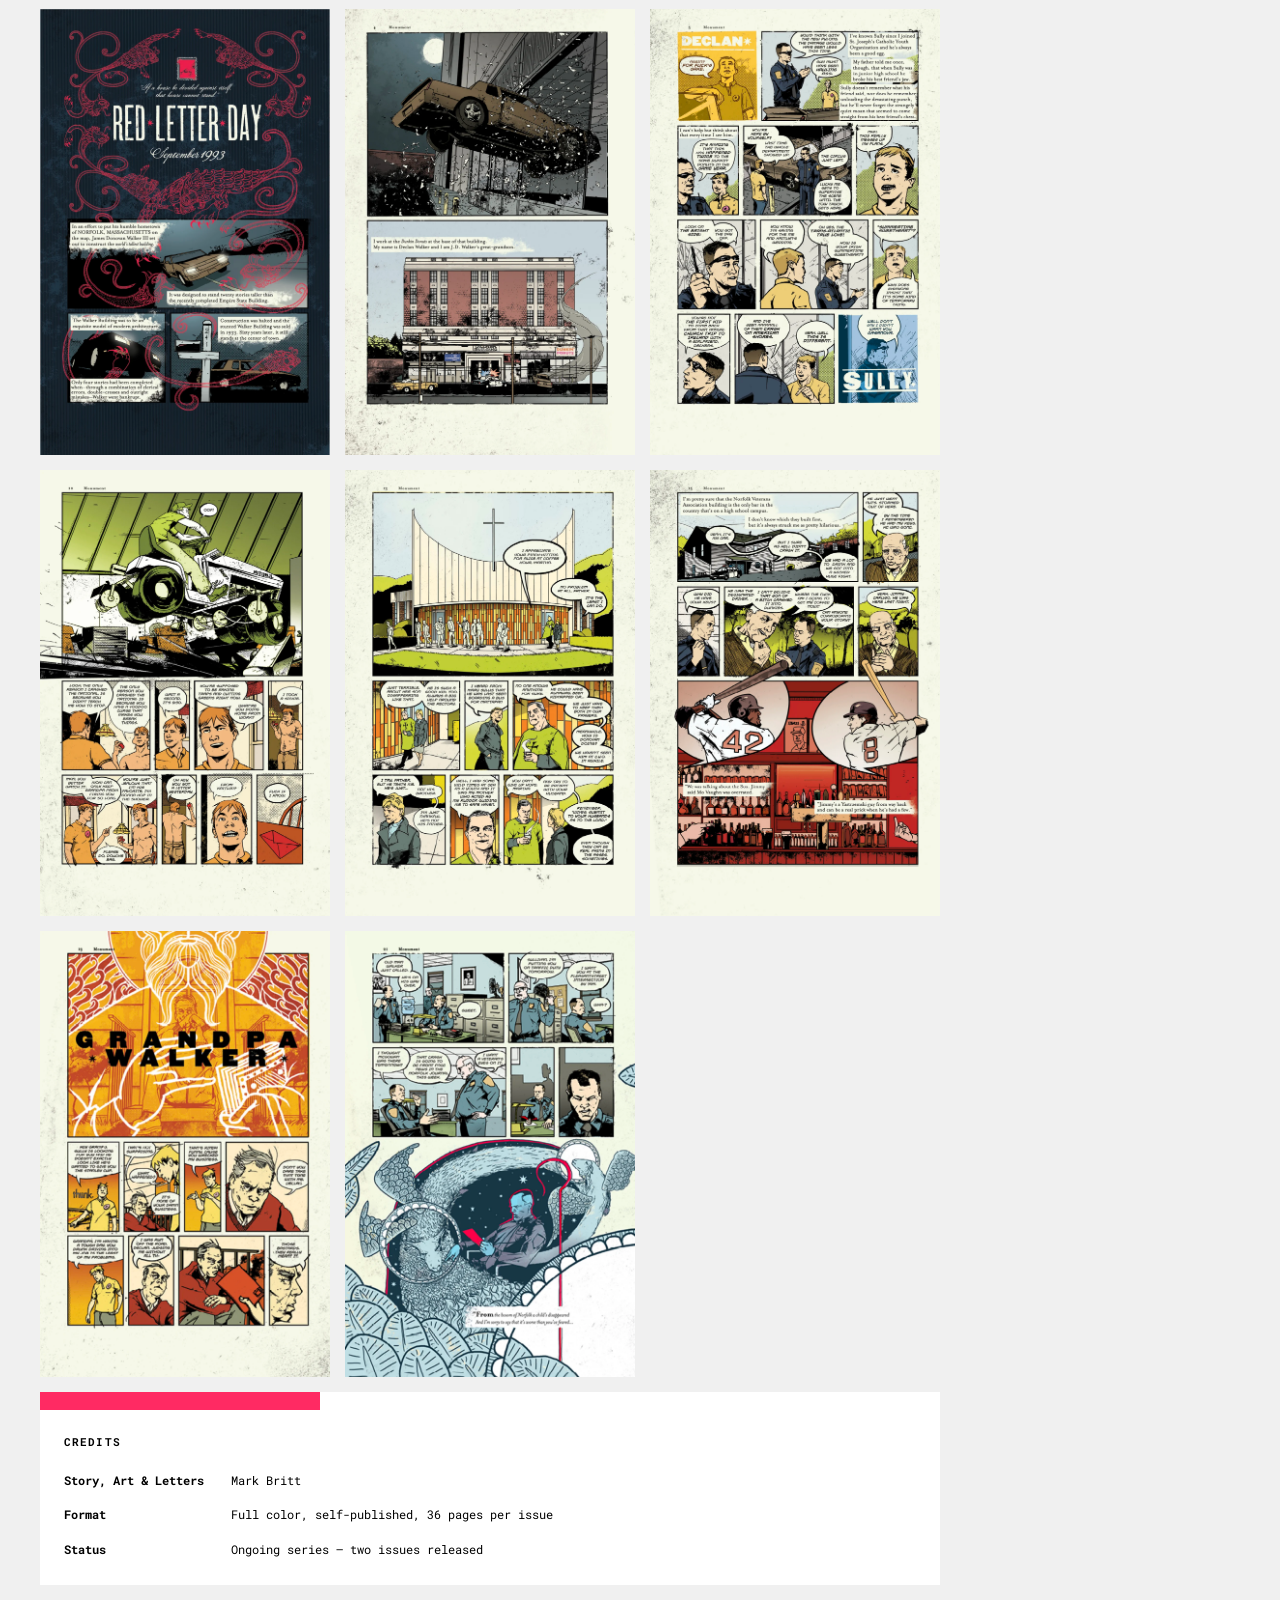
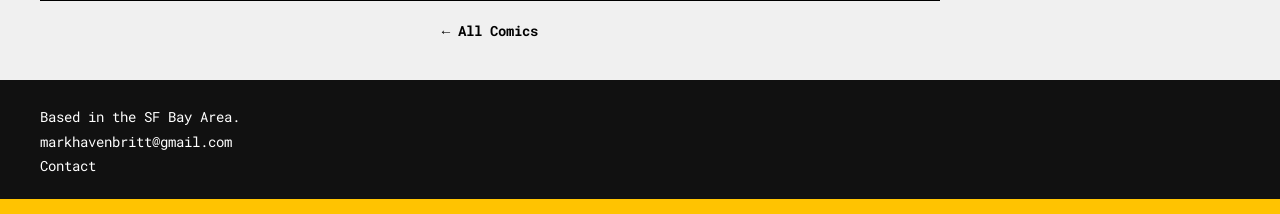
<file: monument.html>
<!-- Mark Britt — comic book art site -->
<!DOCTYPE html>
<html lang="en">
<head>
    <!-- Google tag (gtag.js) -->
    <script async src="https://www.googletagmanager.com/gtag/js?id=G-1VC4P1QJFB"></script>
    <script>
        window.dataLayer = window.dataLayer || [];
        function gtag(){dataLayer.push(arguments);}
        gtag('js', new Date());
        gtag('config', 'G-1VC4P1QJFB');
    </script>
    <meta charset="UTF-8">
    <meta name="viewport" content="width=device-width, initial-scale=1.0">
    <title>MONUMENT — MarkMakesComics</title>
    <meta property="og:title" content="MONUMENT — Mark Britt Comics">
    <meta property="og:description" content="A bittersweet tale of suburban life. Quirky and sincere, MONUMENT is a classic pop record in comic book form.">
    <meta property="og:type" content="website">
    <meta property="og:image" content="https://markmakescomics.com/og-image.png">
    <meta property="og:image:width" content="1200">
    <meta property="og:image:height" content="630">
    <meta name="twitter:card" content="summary_large_image">
    <meta name="twitter:image" content="https://markmakescomics.com/og-image.png">
    <link rel="icon" type="image/svg+xml" href="site-images/SVG/favicon.svg">
    <link rel="preconnect" href="https://fonts.googleapis.com">
    <link rel="preconnect" href="https://fonts.gstatic.com" crossorigin>
    <link href="https://fonts.googleapis.com/css2?family=Roboto:wght@300;400;500;600;700;900&family=Roboto+Mono:wght@400;700&display=swap" rel="stylesheet">
    <link rel="stylesheet" href="style.css">
    <style>
        :root {
            --yellow: #ffc301;
            --red: #ff2a63;
        }

        body { font-family: 'Roboto Mono', monospace; }

        .desktop-break { display: block; }

        /* ── Header (shared) ── */
        header {
            position: sticky;
            top: 0;
            z-index: 60;
            background: #f0f0f0;
            border-bottom: 1px solid #000;
            width: 100%;
            padding: 20px 40px;
            box-sizing: border-box;
        }

        .brand {
            display: flex;
            align-items: center;
            gap: 14px;
        }

        .brand .tagline {
            font-family: 'Roboto', sans-serif;
            font-size: 16px;
            font-weight: 300;
        }

        .brand .tagline strong { font-weight: 700; }

        .brand .tagline .typed { font-weight: 300; }

        /* Reserve the width of the longest phrase so the header doesn't shift
           while the text types/erases. */
        .brand .tagline .typed-wrap {
            position: relative;
            display: inline-block;
        }

        .brand .tagline .typed-sizer {
            visibility: hidden;
            white-space: nowrap;
        }

        .brand .tagline .typed-live {
            position: absolute;
            left: 0;
            top: 0;
            white-space: nowrap;
        }

        .brand .tagline .typed strong { font-weight: 700; }

        .brand .tagline .type-cursor {
            display: inline-block;
            width: 1px;
            height: 1em;
            margin-left: 1px;
            background: #000;
            vertical-align: text-bottom;
            animation: type-blink 1s step-end infinite;
        }

        @keyframes type-blink {
            0%, 100% { opacity: 1; }
            50%      { opacity: 0; }
        }

        @media (prefers-reduced-motion: reduce) {
            .brand .tagline .type-cursor { animation: none; }
        }

        .nav-right a {
            font-family: 'Roboto', sans-serif;
            font-weight: 300;
            font-size: 15px;
            text-decoration: none;
            color: #000;
        }

        .nav-right a:hover { text-decoration: underline; }

        .menu-toggle {
            display: flex;
            align-items: center;
            gap: 8px;
            background: none;
            border: none;
            padding: 0;
            font-family: 'Roboto', sans-serif;
            font-weight: 300;
            font-size: 15px;
            letter-spacing: 0.04em;
            text-transform: uppercase;
            color: #000;
            cursor: pointer;
        }

        .menu-toggle .menu-caret {
            color: #000;
            transition: transform 0.2s ease, color 0.2s ease;
        }

        .menu-toggle[aria-expanded="true"] .menu-caret {
            color: var(--red);
            transform: rotate(180deg);
        }

        .menu-panel {
            position: absolute;
            top: 100%;
            right: 40px;
            width: 320px;
            box-sizing: border-box;
            background: #f0f0f0;
            border: 1px solid #000;
            border-top: none;
            padding: 36px 32px;
            display: none;
            flex-direction: column;
            z-index: 59;
        }

        .menu-panel.open { display: flex; }

        .menu-panel a {
            font-family: 'Roboto', sans-serif;
            font-weight: 300;
            font-size: 20px;
            letter-spacing: 0.03em;
            text-transform: uppercase;
            color: #000;
            text-decoration: none;
            text-align: right;
            padding: 16px 0;
        }

        .menu-panel a:hover { text-decoration: underline; }

        @media (max-width: 768px) {
            .frame { padding: 0 20px; }

            header {
                flex-wrap: nowrap;
                gap: 14px;
                justify-content: space-between;
                align-items: center;
                padding: 14px 20px;
            }
            .brand .tagline { display: none; }

            .menu-panel { right: 20px; width: auto; left: 20px; padding: 28px 24px; }
            .menu-panel a { font-size: 18px; padding: 14px 0; }

            footer { padding: 16px 20px 0; }
        }
        /* Mailing list — header module */
        .header-signup {
            display: flex;
            align-items: center;
        }

        .header-signup__controls {
            display: flex;
            align-items: center;
            gap: 16px;
        }

        .header-signup__field {
            width: 200px;
            box-sizing: border-box;
            border: 1px solid #000;
            background: transparent;
            padding: 10px 14px;
            font-family: 'Roboto Mono', monospace;
            font-size: 12px;
            letter-spacing: 0.06em;
            text-transform: uppercase;
            text-align: center;
            color: #000;
        }

        .header-signup__field::placeholder { color: #000; opacity: 1; }

        .header-signup__field:focus {
            outline: 2px solid var(--yellow);
            outline-offset: -1px;
        }

        .header-signup__submit {
            background: none;
            border: none;
            padding: 0;
            font-family: 'Roboto', sans-serif;
            font-weight: 300;
            font-size: 15px;
            color: #000;
            cursor: pointer;
            white-space: nowrap;
        }

        .header-signup__submit:hover { text-decoration: underline; }

        .header-signup__submit:disabled { opacity: 0.6; cursor: default; }

        .header-signup__status {
            display: none;
            font-family: 'Roboto Mono', monospace;
            font-size: 12px;
            letter-spacing: 0.06em;
            text-transform: uppercase;
            background: #000;
            color: var(--yellow);
            padding: 10px 16px;
            white-space: nowrap;
        }

        .header-signup__status.visible { display: inline-block; }

        @media (max-width: 768px) {
            .header-signup {
                width: calc(100% + 40px);
                margin: 12px -20px 0;
                padding: 14px 20px;
                background: #000;
                box-sizing: border-box;
            }

            .header-signup__controls {
                width: 100%;
                gap: 10px;
            }

            .header-signup__field {
                flex: 1;
                width: auto;
                min-width: 0;
                border: none;
                background: #fff;
                padding: 14px;
                font-size: 13px;
            }

            .header-signup__submit {
                flex-shrink: 0;
                background: var(--yellow);
                color: #000;
                font-family: 'Roboto Mono', monospace;
                font-weight: 700;
                font-size: 12px;
                letter-spacing: 0.04em;
                text-transform: uppercase;
                padding: 14px 18px;
            }

            .header-signup__submit:hover { text-decoration: none; opacity: 0.85; }

            .header-signup__status {
                width: 100%;
                text-align: center;
                box-sizing: border-box;
            }
        }

        .read-issue-btn {
            display: inline-block;
            background: #000;
            color: var(--yellow);
            font-family: 'Roboto Mono', monospace;
            font-size: 13px;
            font-weight: 700;
            letter-spacing: 0.08em;
            text-transform: uppercase;
            padding: 14px 28px;
            margin-top: 8px;
            text-decoration: none;
        }

        .read-issue-btn:hover {
            text-decoration: underline;
        }
    </style>
</head>
<body>

    <!-- Header: brand + contact on the right (same as index.html, no typewriter needed here) -->
    <header>
        <div class="brand">
            <a href="index.html" class="logo-link" aria-label="Home">
                <div class="logo">
                    <img src="site-images/SVG/logo.svg" alt="Mark Britt">
                </div>
            </a>
            <span class="tagline"><strong>Mark Britt</strong> <span class="typed-wrap"><span class="typed-sizer" aria-hidden="true">was raised Irish Catholic but is now mostly witch.</span><span class="typed-live"><span class="typed" id="typedRole"></span><span class="type-cursor" aria-hidden="true"></span></span></span></span>
        </div>
        <form class="header-signup" id="mailingListForm" method="POST" action="https://fca71fe8.sibforms.com/serve/[base64]" target="brevoHiddenFrame">
            <span class="header-signup__controls">
                <input type="email" name="EMAIL" class="header-signup__field" placeholder="ENTER EMAIL" aria-label="Enter email" autocomplete="email" required>
                <input type="text" name="email_address_check" value="" style="display:none" tabindex="-1" autocomplete="off">
                <input type="hidden" name="locale" value="en">
                <input type="hidden" name="html_type" value="simple">
                <button type="submit" class="header-signup__submit">Join the mailing list.</button>
            </span>
            <span class="header-signup__status" id="mailingListStatus">Signed Up &mdash; Check Email</span>
        </form>
        <iframe name="brevoHiddenFrame" style="display:none" aria-hidden="true" tabindex="-1" title="Brevo form submission target"></iframe>
        <div class="nav-right">
            <button class="menu-toggle" id="menuToggle" type="button" aria-expanded="false" aria-controls="menuPanel">
                MENU
                <svg class="menu-caret" width="14" height="9" viewBox="0 0 14 9" fill="none" aria-hidden="true">
                    <path d="M1 1L7 7L13 1" stroke="currentColor" stroke-width="2" stroke-linecap="round" stroke-linejoin="round"/>
                </svg>
            </button>
        </div>
        <nav class="menu-panel" id="menuPanel">
            <a href="index.html#comics">COMICS</a>
            <a href="about.html">ABOUT</a>
            <a href="store.html">STORE</a>
            <a href="contact.html">CONTACT</a>
            <a href="mailing-list.html">MAILING LIST</a>
            <a href="foreditors.html">FOR EDITORS</a>
            <a href="index.html">HOME</a>
        </nav>
    </header>

    <div class="frame">

        <!-- Title + format facts -->
        <section class="preview-hero">
            <h1 class="slide-in">MONUMENT</h1>
            <p class="preview-hero__facts">Full color &nbsp;&middot;&nbsp; Ongoing series &nbsp;&middot;&nbsp; Two issues released &nbsp;&middot;&nbsp; 36 pages per issue</p>
        </section>

        <!-- Genre -->
        <span class="preview-tag">Genre: Suburban Mystery / Coming-of-Age Drama</span>

        <!-- Hero image -->
        <img class="preview-full-image" src="site-images/monument-preview/hero.webp" alt="MONUMENT — two teenagers embracing in the cold">

        <!-- Summary -->
        <div class="preview-box">
            <div class="color-bar"></div>
            <h2>Summary</h2>
            <p>High school senior Declan Sullivan just returned to Norfolk, a predominantly Irish Catholic Boston suburb, from a summer church trip to Ireland. After a summer spent gazing across the sea with his new Irish girlfriend, Kaitlyn, Declan returns home with a bold new direction and an engagement to Kaitlyn. This year he'll save his money for the wedding, bring Kaitlyn to the States, and join the Coast Guard after he graduates high school. His family thinks he's crazy, and some of his friends doubt Kaitlyn's existence.</p>
            <p>Shortly after Declan's return, the town is shaken by the mysterious murder of one of his classmates. The murderer is still on the loose, and everyone is on edge. To make matters worse, letters revealing deep dark secrets begin appearing in mailboxes all over Norfolk — the school principal's drinking problem, a young student's real father, a priest's abuse of a child parishioner. Will a letter arrive revealing who committed the murder? The letters seem targeted to tear apart the very fabric of the community.</p>
            <p>While the letters haunt Norfolk, its citizens try to keep living their lives. Teenagers raise hell. They fall in and out of love. Hockey games on the frozen reservoir continue. The school musical goes on, albeit as a fiasco. Parents work their jobs, trying to keep things together, knowing their quiet town could change at any moment.</p>
            <a class="read-issue-btn" href="monument_01.pdf" target="_blank">READ ISSUE</a>
        </div>

        <!-- Page gallery -->
        <div class="page-grid">
            <img src="site-images/monument-preview/page-01.webp" alt="MONUMENT preview page 1" loading="lazy">
            <img src="site-images/monument-preview/page-02.webp" alt="MONUMENT preview page 2" loading="lazy">
            <img src="site-images/monument-preview/page-03.webp" alt="MONUMENT preview page 3" loading="lazy">
        </div>
        <div class="page-grid">
            <img src="site-images/monument-preview/page-04.webp" alt="MONUMENT preview page 4" loading="lazy">
            <img src="site-images/monument-preview/page-05.webp" alt="MONUMENT preview page 5" loading="lazy">
            <img src="site-images/monument-preview/page-06.webp" alt="MONUMENT preview page 6" loading="lazy">
        </div>
        <div class="page-grid">
            <img src="site-images/monument-preview/page-07.webp" alt="MONUMENT preview page 7" loading="lazy">
            <img src="site-images/monument-preview/page-08.webp" alt="MONUMENT preview page 8" loading="lazy">
        </div>

        <!-- Credits -->
        <div class="preview-box">
            <div class="color-bar"></div>
            <h2>Credits</h2>
            <div class="credits-list">
                <p><strong>Story, Art &amp; Letters</strong> Mark Britt</p>
                <p><strong>Format</strong> Full color, self-published, 36 pages per issue</p>
                <p><strong>Status</strong> Ongoing series &mdash; two issues released</p>
            </div>
        </div>

        <!-- Back to all comics -->
        <nav class="preview-nav">
            <a href="index.html">&larr; All Comics</a>
        </nav>

    </div><!-- end .frame -->

    <!-- Footer -->
    <footer>
        <div class="footer-row">
            <p>
                Based in the SF Bay Area.<br>
                <a href="contact.html">markhavenbritt@gmail.com</a>
            </p>
            <nav class="footer-links">
                <a href="contact.html">Contact</a>
            </nav>
        </div>
        <div class="base-bar"></div>
    </footer>

    <!-- Menu toggle -->
    <script>
        (function () {
            const btn = document.getElementById('menuToggle');
            const panel = document.getElementById('menuPanel');
            if (!btn || !panel) return;

            function closeMenu() {
                btn.setAttribute('aria-expanded', 'false');
                panel.classList.remove('open');
            }
            function openMenu() {
                btn.setAttribute('aria-expanded', 'true');
                panel.classList.add('open');
            }

            btn.addEventListener('click', function (e) {
                e.stopPropagation();
                const isOpen = btn.getAttribute('aria-expanded') === 'true';
                isOpen ? closeMenu() : openMenu();
            });
            document.addEventListener('click', function (e) {
                if (!panel.contains(e.target) && e.target !== btn) closeMenu();
            });
            document.addEventListener('keydown', function (e) {
                if (e.key === 'Escape') closeMenu();
            });
        })();
    </script>

    <!-- Reveal headline on load -->
    <script>
        window.addEventListener('DOMContentLoaded', function () {
            document.querySelectorAll('.slide-in').forEach(function (el) {
                requestAnimationFrame(function () { el.classList.add('visible'); });
            });
        });
    </script>

    <!-- Tagline typewriter: cycle full "Mark Britt is..." sentences -->
    <script>
        (function () {
            const el = document.getElementById('typedRole');
            if (!el) return;

            const phrases = [
                'writes comic books.',
                "thinks you're doing great.",
                'draws rad comics.',
                'makes narrative art.',
                'is gonna win the whole damn thing.',
                'likes Larry Stroman art.',
                'is a sober single dad.',
                'was raised Irish Catholic but is now mostly witch.'
            ];

            const TYPE_SPEED   = 55;
            const ERASE_SPEED  = 30;
            const HOLD_FULL    = 1900;
            const HOLD_EMPTY   = 350;

            let p = 0, c = 0, erasing = false;

            function tick() {
                const phrase = phrases[p];
                if (!erasing) {
                    c++;
                    el.textContent = phrase.slice(0, c);
                    if (c === phrase.length) { erasing = true; return setTimeout(tick, HOLD_FULL); }
                    return setTimeout(tick, TYPE_SPEED);
                } else {
                    c--;
                    el.textContent = phrase.slice(0, c);
                    if (c === 0) { erasing = false; p = (p + 1) % phrases.length; return setTimeout(tick, HOLD_EMPTY); }
                    return setTimeout(tick, ERASE_SPEED);
                }
            }
            tick();
        })();
    </script>

    <!-- Header mailing list module: fake-submit, show a persistent signed-up indicator -->
    <script>
        (function () {
            var form = document.getElementById('mailingListForm');
            var status = document.getElementById('mailingListStatus');
            if (!form || !status) return;
            var controls = form.querySelector('.header-signup__controls');
            var submitBtn = form.querySelector('.header-signup__submit');

            form.addEventListener('submit', function () {
                submitBtn.disabled = true;
                submitBtn.textContent = 'Joining...';

                setTimeout(function () {
                    controls.style.display = 'none';
                    status.className = 'header-signup__status visible';
                }, 600);
            });
        })();
    </script>

</body>
</html>
</file>
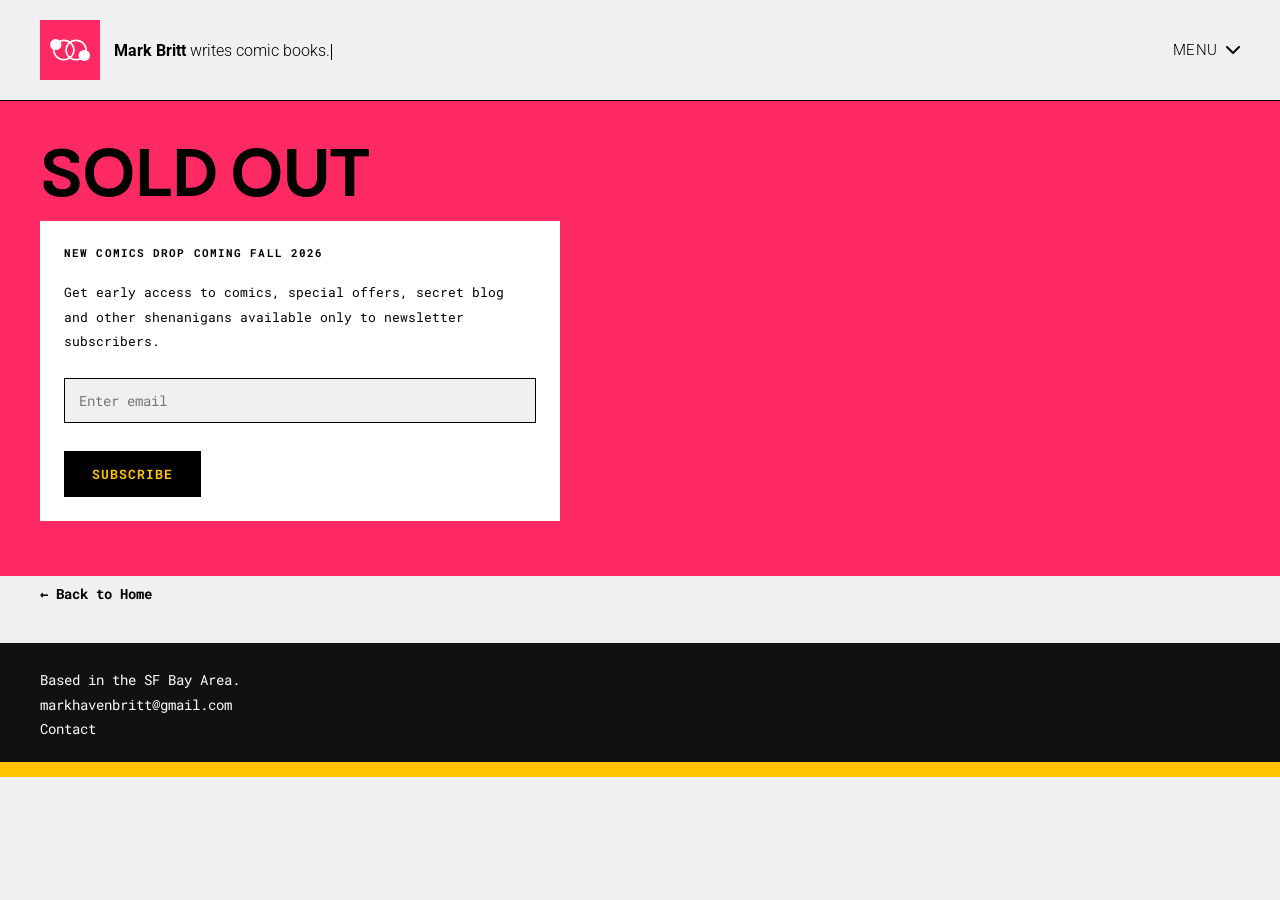
<file: store.html>
<!-- Mark Britt — comic book art site -->
<!DOCTYPE html>
<html lang="en">
<head>
    <!-- Google tag (gtag.js) -->
    <script async src="https://www.googletagmanager.com/gtag/js?id=G-1VC4P1QJFB"></script>
    <script>
        window.dataLayer = window.dataLayer || [];
        function gtag(){dataLayer.push(arguments);}
        gtag('js', new Date());
        gtag('config', 'G-1VC4P1QJFB');
    </script>
    <meta charset="UTF-8">
    <meta name="viewport" content="width=device-width, initial-scale=1.0">
    <title>Store — MarkMakesComics</title>
    <meta property="og:title" content="Store — Mark Britt Comics">
    <meta property="og:description" content="New comics drop coming Fall 2026. Join the mailing list for early access.">
    <meta property="og:type" content="website">
    <meta property="og:image" content="https://markmakescomics.com/og-image.png">
    <meta property="og:image:width" content="1200">
    <meta property="og:image:height" content="630">
    <meta name="twitter:card" content="summary_large_image">
    <meta name="twitter:image" content="https://markmakescomics.com/og-image.png">
    <link rel="icon" type="image/svg+xml" href="site-images/SVG/favicon.svg">
    <link rel="preconnect" href="https://fonts.googleapis.com">
    <link rel="preconnect" href="https://fonts.gstatic.com" crossorigin>
    <link href="https://fonts.googleapis.com/css2?family=Roboto:wght@300;400;500;600;700;900&family=Roboto+Mono:wght@400;700&display=swap" rel="stylesheet">
    <link rel="stylesheet" href="style.css">
    <style>
        :root {
            --yellow: #ffc301;
            --red: #ff2a63;
        }

        body { font-family: 'Roboto Mono', monospace; }

        header {
            position: sticky;
            top: 0;
            z-index: 60;
            background: #f0f0f0;
            border-bottom: 1px solid #000;
            width: 100%;
            padding: 20px 40px;
            box-sizing: border-box;
        }

        .brand {
            display: flex;
            align-items: center;
            gap: 14px;
        }

        .brand .tagline {
            font-family: 'Roboto', sans-serif;
            font-size: 16px;
            font-weight: 300;
        }

        .brand .tagline strong { font-weight: 700; }

        .brand .tagline .typed { font-weight: 300; }

        /* Reserve the width of the longest phrase so the header doesn't shift
           while the text types/erases. */
        .brand .tagline .typed-wrap {
            position: relative;
            display: inline-block;
        }

        .brand .tagline .typed-sizer {
            visibility: hidden;
            white-space: nowrap;
        }

        .brand .tagline .typed-live {
            position: absolute;
            left: 0;
            top: 0;
            white-space: nowrap;
        }

        .brand .tagline .typed strong { font-weight: 700; }

        .brand .tagline .type-cursor {
            display: inline-block;
            width: 1px;
            height: 1em;
            margin-left: 1px;
            background: #000;
            vertical-align: text-bottom;
            animation: type-blink 1s step-end infinite;
        }

        @keyframes type-blink {
            0%, 100% { opacity: 1; }
            50%      { opacity: 0; }
        }

        @media (prefers-reduced-motion: reduce) {
            .brand .tagline .type-cursor { animation: none; }
        }

        .nav-right a {
            font-family: 'Roboto', sans-serif;
            font-weight: 300;
            font-size: 15px;
            text-decoration: none;
            color: #000;
        }

        .nav-right a:hover { text-decoration: underline; }

        .menu-toggle {
            display: flex;
            align-items: center;
            gap: 8px;
            background: none;
            border: none;
            padding: 0;
            font-family: 'Roboto', sans-serif;
            font-weight: 300;
            font-size: 15px;
            letter-spacing: 0.04em;
            text-transform: uppercase;
            color: #000;
            cursor: pointer;
        }

        .menu-toggle .menu-caret {
            color: #000;
            transition: transform 0.2s ease, color 0.2s ease;
        }

        .menu-toggle[aria-expanded="true"] .menu-caret {
            color: var(--red);
            transform: rotate(180deg);
        }

        .menu-panel {
            position: absolute;
            top: 100%;
            right: 40px;
            width: 320px;
            box-sizing: border-box;
            background: #f0f0f0;
            border: 1px solid #000;
            border-top: none;
            padding: 36px 32px;
            display: none;
            flex-direction: column;
            z-index: 59;
        }

        .menu-panel.open { display: flex; }

        .menu-panel a {
            font-family: 'Roboto', sans-serif;
            font-weight: 300;
            font-size: 20px;
            letter-spacing: 0.03em;
            text-transform: uppercase;
            color: #000;
            text-decoration: none;
            text-align: right;
            padding: 16px 0;
        }

        .menu-panel a:hover { text-decoration: underline; }

        /* ── Store / signup form ── */
        .form-box { max-width: 520px; }

        .form-field { margin-bottom: 22px; }

        .form-field:last-of-type { margin-bottom: 28px; }

        .form-field label {
            display: block;
            font-family: 'Roboto Mono', monospace;
            font-size: 11px;
            font-weight: 700;
            letter-spacing: 0.08em;
            text-transform: uppercase;
            margin-bottom: 8px;
        }

        .form-field input {
            width: 100%;
            box-sizing: border-box;
            border: 1px solid #000;
            background: #f0f0f0;
            padding: 12px 14px;
            font-family: 'Roboto Mono', monospace;
            font-size: 14px;
            color: #000;
        }

        .form-field input:focus {
            outline: 2px solid var(--yellow);
            outline-offset: -1px;
        }

        .form-submit {
            display: inline-block;
            background: #000;
            color: var(--yellow);
            font-family: 'Roboto Mono', monospace;
            font-size: 13px;
            font-weight: 700;
            letter-spacing: 0.08em;
            text-transform: uppercase;
            padding: 14px 28px;
            border: none;
            cursor: pointer;
        }

        .form-submit:hover { background: var(--red); color: #fff; }

        .form-submit:disabled { opacity: 0.6; cursor: default; }

        .form-status {
            display: none;
            margin-top: 18px;
            padding: 16px 18px;
            font-family: 'Roboto Mono', monospace;
        }

        .form-status.visible { display: block; }

        .form-status.success { background: #000; color: var(--yellow); }

        .form-status.error { background: var(--red); color: #fff; }

        .form-status__label {
            display: block;
            font-size: 13px;
            font-weight: 700;
            letter-spacing: 0.08em;
            text-transform: uppercase;
            margin-bottom: 4px;
        }

        .form-status__note {
            display: block;
            font-size: 12px;
            font-weight: 400;
            opacity: 0.85;
        }

        @media (max-width: 768px) {
            .frame { padding: 0 20px; }

            header {
                flex-wrap: nowrap;
                gap: 14px;
                justify-content: space-between;
                align-items: center;
                padding: 14px 20px;
            }
            .brand .tagline { display: none; }

            .menu-panel { right: 20px; width: auto; left: 20px; padding: 28px 24px; }
            .menu-panel a { font-size: 18px; padding: 14px 0; }


            footer { padding: 16px 20px 0; }
        }
        .store-hero {
            background: var(--red);
            padding-bottom: 40px;
        }

        .preview-nav {
            border-top: none;
            margin-top: 0;
            padding: 8px 0 20px;
            justify-content: flex-start;
        }
    </style>
</head>
<body>

    <header>
        <div class="brand">
            <a href="index.html" class="logo-link" aria-label="Home">
                <div class="logo">
                    <img src="site-images/SVG/logo.svg" alt="Mark Britt">
                </div>
            </a>
            <span class="tagline"><strong>Mark Britt</strong> <span class="typed-wrap"><span class="typed-sizer" aria-hidden="true">was raised Irish Catholic but is now mostly witch.</span><span class="typed-live"><span class="typed" id="typedRole"></span><span class="type-cursor" aria-hidden="true"></span></span></span></span>
        </div>
        <div class="nav-right">
            <button class="menu-toggle" id="menuToggle" type="button" aria-expanded="false" aria-controls="menuPanel">
                MENU
                <svg class="menu-caret" width="14" height="9" viewBox="0 0 14 9" fill="none" aria-hidden="true">
                    <path d="M1 1L7 7L13 1" stroke="currentColor" stroke-width="2" stroke-linecap="round" stroke-linejoin="round"/>
                </svg>
            </button>
        </div>
        <nav class="menu-panel" id="menuPanel">
            <a href="index.html#comics">COMICS</a>
            <a href="about.html">ABOUT</a>
            <a href="store.html">STORE</a>
            <a href="contact.html">CONTACT</a>
            <a href="mailing-list.html">MAILING LIST</a>
            <a href="foreditors.html">FOR EDITORS</a>
            <a href="index.html">HOME</a>
        </nav>
    </header>

    <section class="store-hero">
        <div class="frame">

            <!-- Title -->
            <section class="preview-hero">
                <h1 class="slide-in">SOLD OUT</h1>
            </section>

            <!-- Drop notice + signup form (Brevo) -->
            <div class="preview-box form-box">
                <h2>New Comics Drop Coming Fall 2026</h2>
                <p style="margin-bottom: 24px; max-width: 440px;">Get early access to comics, special offers, secret blog and other shenanigans available only to newsletter subscribers.</p>
                <form class="site-form" id="mailingListForm" method="POST" action="https://fca71fe8.sibforms.com/serve/[base64]" target="brevoHiddenFrame">
                    <div class="form-field">
                        <input type="email" id="mlEmail" name="EMAIL" autocomplete="email" placeholder="Enter email" aria-label="Enter email" required>
                    </div>
                    <input type="text" name="email_address_check" value="" style="display:none" tabindex="-1" autocomplete="off">
                    <input type="hidden" name="locale" value="en">
                    <input type="hidden" name="html_type" value="simple">
                    <button type="submit" class="form-submit">Subscribe</button>
                </form>
                <div class="form-status" id="mailingListStatus">
                    <span class="form-status__label">Signed Up</span>
                    <span class="form-status__note">Check your email to confirm your subscription.</span>
                </div>
            </div>

        </div>
    </section>

    <iframe name="brevoHiddenFrame" style="display:none" aria-hidden="true" tabindex="-1" title="Brevo form submission target"></iframe>

    <div class="frame">
        <!-- Back to home -->
        <nav class="preview-nav">
            <a href="index.html">&larr; Back to Home</a>
        </nav>
    </div><!-- end .frame -->

    <!-- Footer -->
    <footer>
        <div class="footer-row">
            <p>
                Based in the SF Bay Area.<br>
                <a href="contact.html">markhavenbritt@gmail.com</a>
            </p>
            <nav class="footer-links">
                <a href="contact.html">Contact</a>
            </nav>
        </div>
        <div class="base-bar"></div>
    </footer>

    <script>
        (function () {
            const btn = document.getElementById('menuToggle');
            const panel = document.getElementById('menuPanel');
            if (!btn || !panel) return;
            function closeMenu() { btn.setAttribute('aria-expanded', 'false'); panel.classList.remove('open'); }
            function openMenu() { btn.setAttribute('aria-expanded', 'true'); panel.classList.add('open'); }
            btn.addEventListener('click', function (e) {
                e.stopPropagation();
                (btn.getAttribute('aria-expanded') === 'true') ? closeMenu() : openMenu();
            });
            document.addEventListener('click', function (e) {
                if (!panel.contains(e.target) && e.target !== btn) closeMenu();
            });
            document.addEventListener('keydown', function (e) { if (e.key === 'Escape') closeMenu(); });
        })();
    </script>
    <script>
        window.addEventListener('DOMContentLoaded', function () {
            document.querySelectorAll('.slide-in').forEach(function (el) {
                requestAnimationFrame(function () { el.classList.add('visible'); });
            });
        });
    </script>
    <script>
        (function () {
            var form = document.getElementById('mailingListForm');
            var status = document.getElementById('mailingListStatus');
            if (!form || !status) return;
            var submitBtn = form.querySelector('.form-submit');

            form.addEventListener('submit', function () {
                submitBtn.disabled = true;
                submitBtn.textContent = 'Subscribing...';

                setTimeout(function () {
                    form.style.display = 'none';
                    status.className = 'form-status visible success';
                }, 600);
            });
        })();
    </script>

    <!-- Tagline typewriter: cycle full "Mark Britt is..." sentences -->
    <script>
        (function () {
            const el = document.getElementById('typedRole');
            if (!el) return;

            const phrases = [
                'writes comic books.',
                "thinks you're doing great.",
                'draws rad comics.',
                'makes narrative art.',
                'is gonna win the whole damn thing.',
                'likes Larry Stroman art.',
                'is a sober single dad.',
                'was raised Irish Catholic but is now mostly witch.'
            ];

            const TYPE_SPEED   = 55;
            const ERASE_SPEED  = 30;
            const HOLD_FULL    = 1900;
            const HOLD_EMPTY   = 350;

            let p = 0, c = 0, erasing = false;

            function tick() {
                const phrase = phrases[p];
                if (!erasing) {
                    c++;
                    el.textContent = phrase.slice(0, c);
                    if (c === phrase.length) { erasing = true; return setTimeout(tick, HOLD_FULL); }
                    return setTimeout(tick, TYPE_SPEED);
                } else {
                    c--;
                    el.textContent = phrase.slice(0, c);
                    if (c === 0) { erasing = false; p = (p + 1) % phrases.length; return setTimeout(tick, HOLD_EMPTY); }
                    return setTimeout(tick, ERASE_SPEED);
                }
            }
            tick();
        })();
    </script>

</body>
</html>
</file>
<file: style.css>
/* ──────────────────────────────────────────────────────────────────────────────
   ART / COMICS SITE — SHARED STYLESHEET
   Adapted from the YourManMark portfolio. Global reset, typography, layout,
   header and footer base styles.
   ────────────────────────────────────────────────────────────────────────────── */

/* ── Ark Sans (self-hosted, licensed) ── */
@font-face {
    font-family: 'Ark Sans';
    src: url('fonts/ArkSans-Medium.woff2') format('woff2'),
         url('fonts/ArkSans-Medium.woff') format('woff');
    font-weight: 500;
    font-style: normal;
    font-display: swap;
}

/* ── Global Reset & Box Sizing ── */
* {
    margin: 0;
    padding: 0;
    box-sizing: border-box;
}

/* ── Body & Typography Base ── */
body {
    font-family: 'Roboto Mono', monospace;
    color: #000;
    background: #f0f0f0;
}

/* ── Frame: Single container that controls all horizontal spacing ── */
.frame {
    max-width: 980px;
    padding: 0 40px;
}

/* ── Header ── */
header {
    display: flex;
    justify-content: space-between;
    align-items: center;
    padding: 20px 0;
    border-bottom: 1px solid #000;
}

.logo {
    width: 60px;
    height: 60px;
    background: #ff2a63;   /* comics red instead of black */
    display: flex;
    align-items: center;
    justify-content: center;
}

.logo img {
    width: 40px;
    height: 40px;
    object-fit: contain;
}

nav a {
    font-family: 'Roboto Mono', monospace;
    font-size: 14px;
    text-decoration: none;
    color: #000;
}

nav a:hover {
    text-decoration: underline;
}

/* ── Footer ── */
footer {
    background: #111;
    color: #fff;
    padding: 24px 40px 0;
    margin-top: 20px;
}

footer p {
    font-family: 'Roboto Mono', monospace;
    font-size: 14px;
    line-height: 1.8;
}

footer a {
    color: #fff;
    text-decoration: none;
}

footer a:hover {
    text-decoration: underline;
}

.base-bar {
    height: 15px;
    margin-top: 24px;
    margin-left: -40px;
    margin-right: -40px;
    background: #ffc301;   /* solid comics yellow */
}

/* ── Animations: Fade + slide-in ── */
.slide-in {
    opacity: 0;
    transform: translateX(-40px);
    transition: opacity 0.7s ease, transform 0.7s ease;
}

.slide-in.visible {
    opacity: 1;
    transform: translateX(0);
}

@media (max-width: 768px) {
    .frame {
        padding: 0 20px;
    }

    footer {
        padding: 16px 20px 0;
    }
}

/* ──────────────────────────────────────────────────────────────────────────────
   COMIC PREVIEW PAGES (e.g. monument.html) — story summary, genre, credits,
   a page gallery. No purchase link; reused across future book previews.
   ────────────────────────────────────────────────────────────────────────────── */

:root {
    --yellow: #ffc301;
    --red: #ff2a63;
}

.preview-hero {
    padding: 40px 0 0;
}

.preview-hero h1 {
    font-family: 'Ark Sans', 'Roboto', sans-serif;
    font-size: 64px;
    font-weight: 500;
    line-height: 1.0;
    letter-spacing: -1px;
    margin-bottom: 16px;
}

.preview-hero__facts {
    font-family: 'Roboto Mono', monospace;
    font-size: 11px;
    font-weight: 700;
    letter-spacing: 0.08em;
    text-transform: uppercase;
    margin-bottom: 24px;
}

.preview-tag {
    display: inline-block;
    background: #000;
    color: var(--yellow);
    font-family: 'Roboto Mono', monospace;
    font-size: 11px;
    font-weight: 700;
    letter-spacing: 0.08em;
    text-transform: uppercase;
    padding: 7px 14px;
    margin-bottom: 24px;
}

.preview-full-image {
    width: 100%;
    display: block;
    margin-bottom: 15px;
}

.preview-box {
    background: #fff;
    padding: 24px;
    margin-bottom: 15px;
    position: relative;
}

.preview-box .color-bar {
    height: 18px;
    width: 280px;
    margin: -24px 0 24px -24px;
    background: var(--red);
}

.preview-box h2 {
    font-family: 'Roboto Mono', monospace;
    font-size: 11px;
    letter-spacing: 0.1em;
    text-transform: uppercase;
    margin-bottom: 20px;
}

.preview-box p {
    font-family: 'Roboto Mono', monospace;
    font-size: 13px;
    line-height: 1.9;
    margin-bottom: 14px;
    max-width: 640px;
}

.preview-box p:last-child {
    margin-bottom: 0;
}

.credits-list {
    display: flex;
    flex-direction: column;
    gap: 12px;
}

.credits-list p {
    margin-bottom: 0;
    font-size: 12px;
    max-width: none;
}

.credits-list p strong {
    font-weight: 700;
    display: inline-block;
    min-width: 160px;
}

.page-grid {
    display: grid;
    grid-template-columns: repeat(3, 1fr);
    gap: 15px;
    margin-bottom: 15px;
}

.page-grid img {
    width: 100%;
    display: block;
}

.preview-nav {
    display: flex;
    justify-content: center;
    border-top: 1px solid #000;
    padding: 20px 0;
    margin-top: 15px;
}

.preview-nav a {
    font-family: 'Roboto Mono', monospace;
    font-size: 14px;
    font-weight: 700;
    text-decoration: none;
    color: #000;
}

.preview-nav a:hover {
    text-decoration: underline;
}

@media (max-width: 768px) {
    .preview-hero h1 {
        font-size: 36px;
    }

    .page-grid {
        grid-template-columns: repeat(2, 1fr);
    }

    .credits-list p strong {
        display: block;
        min-width: 0;
        margin-bottom: 2px;
    }
}
</file>
